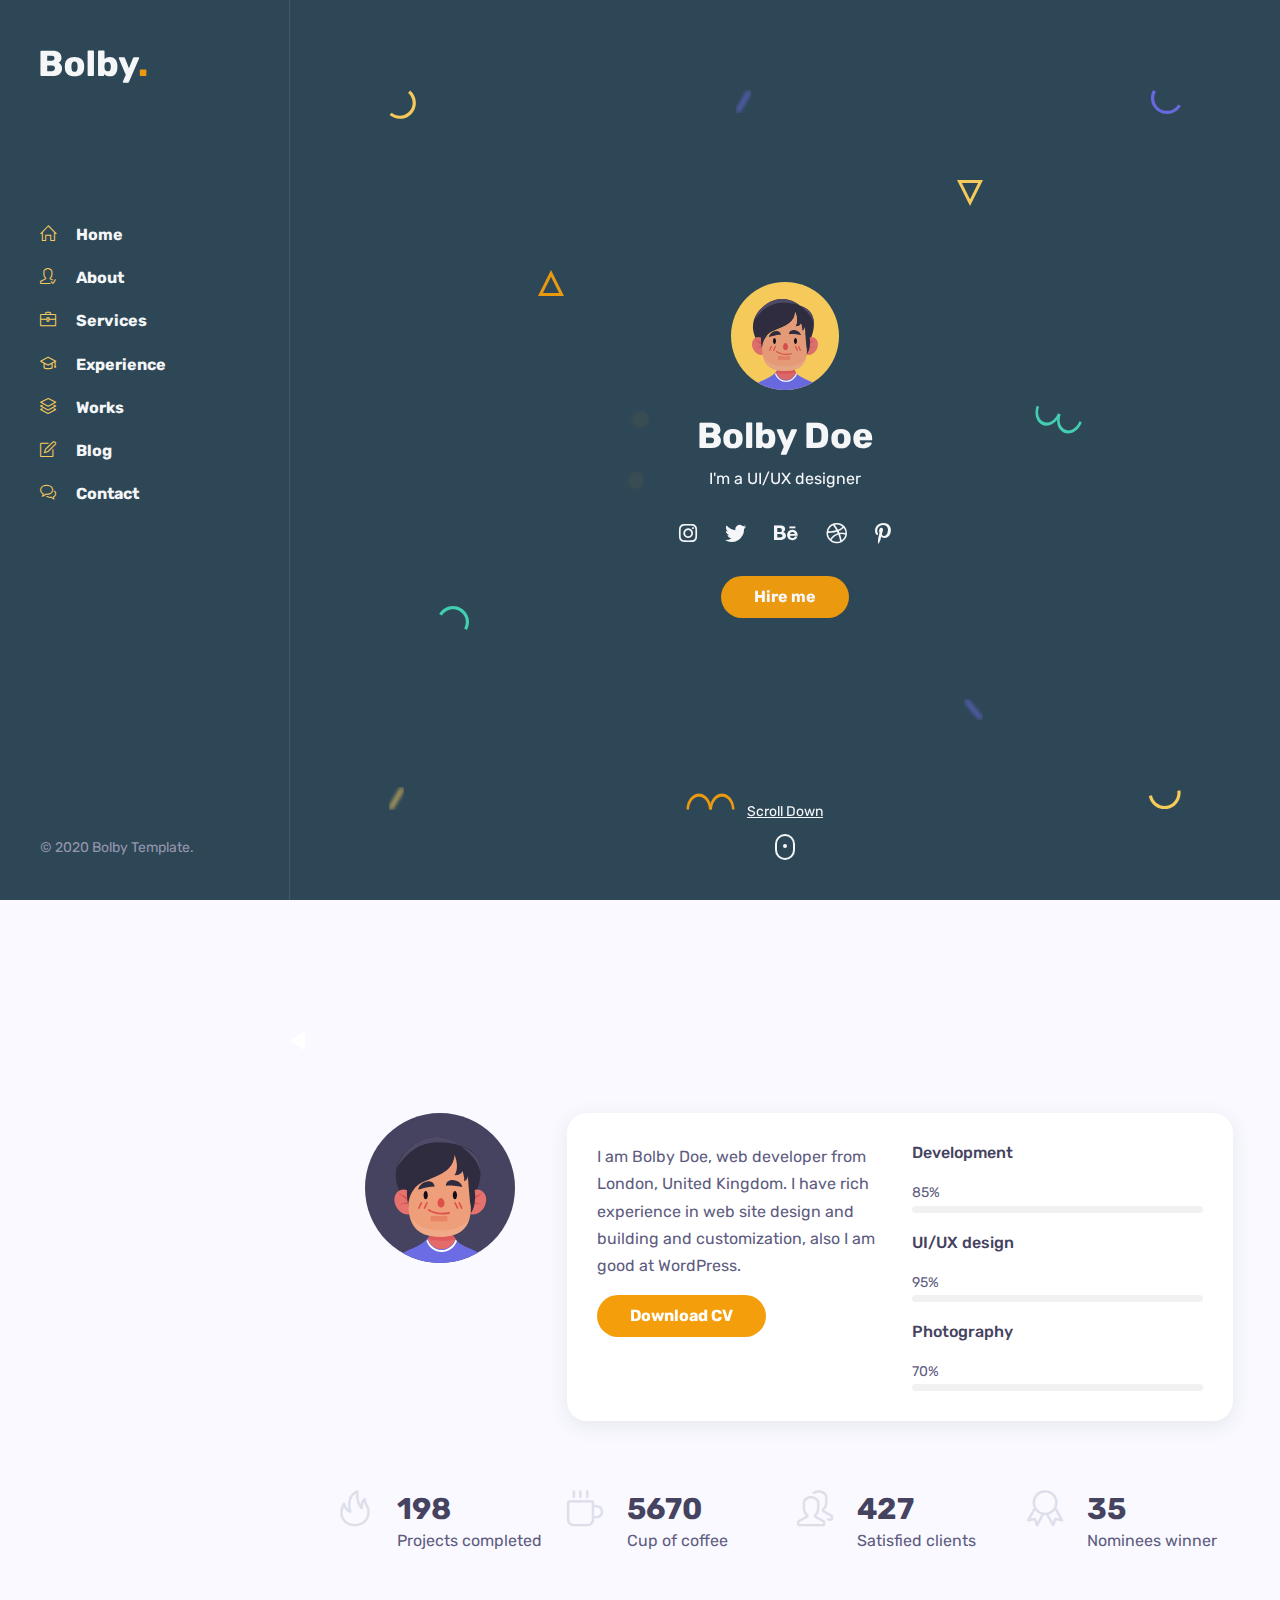
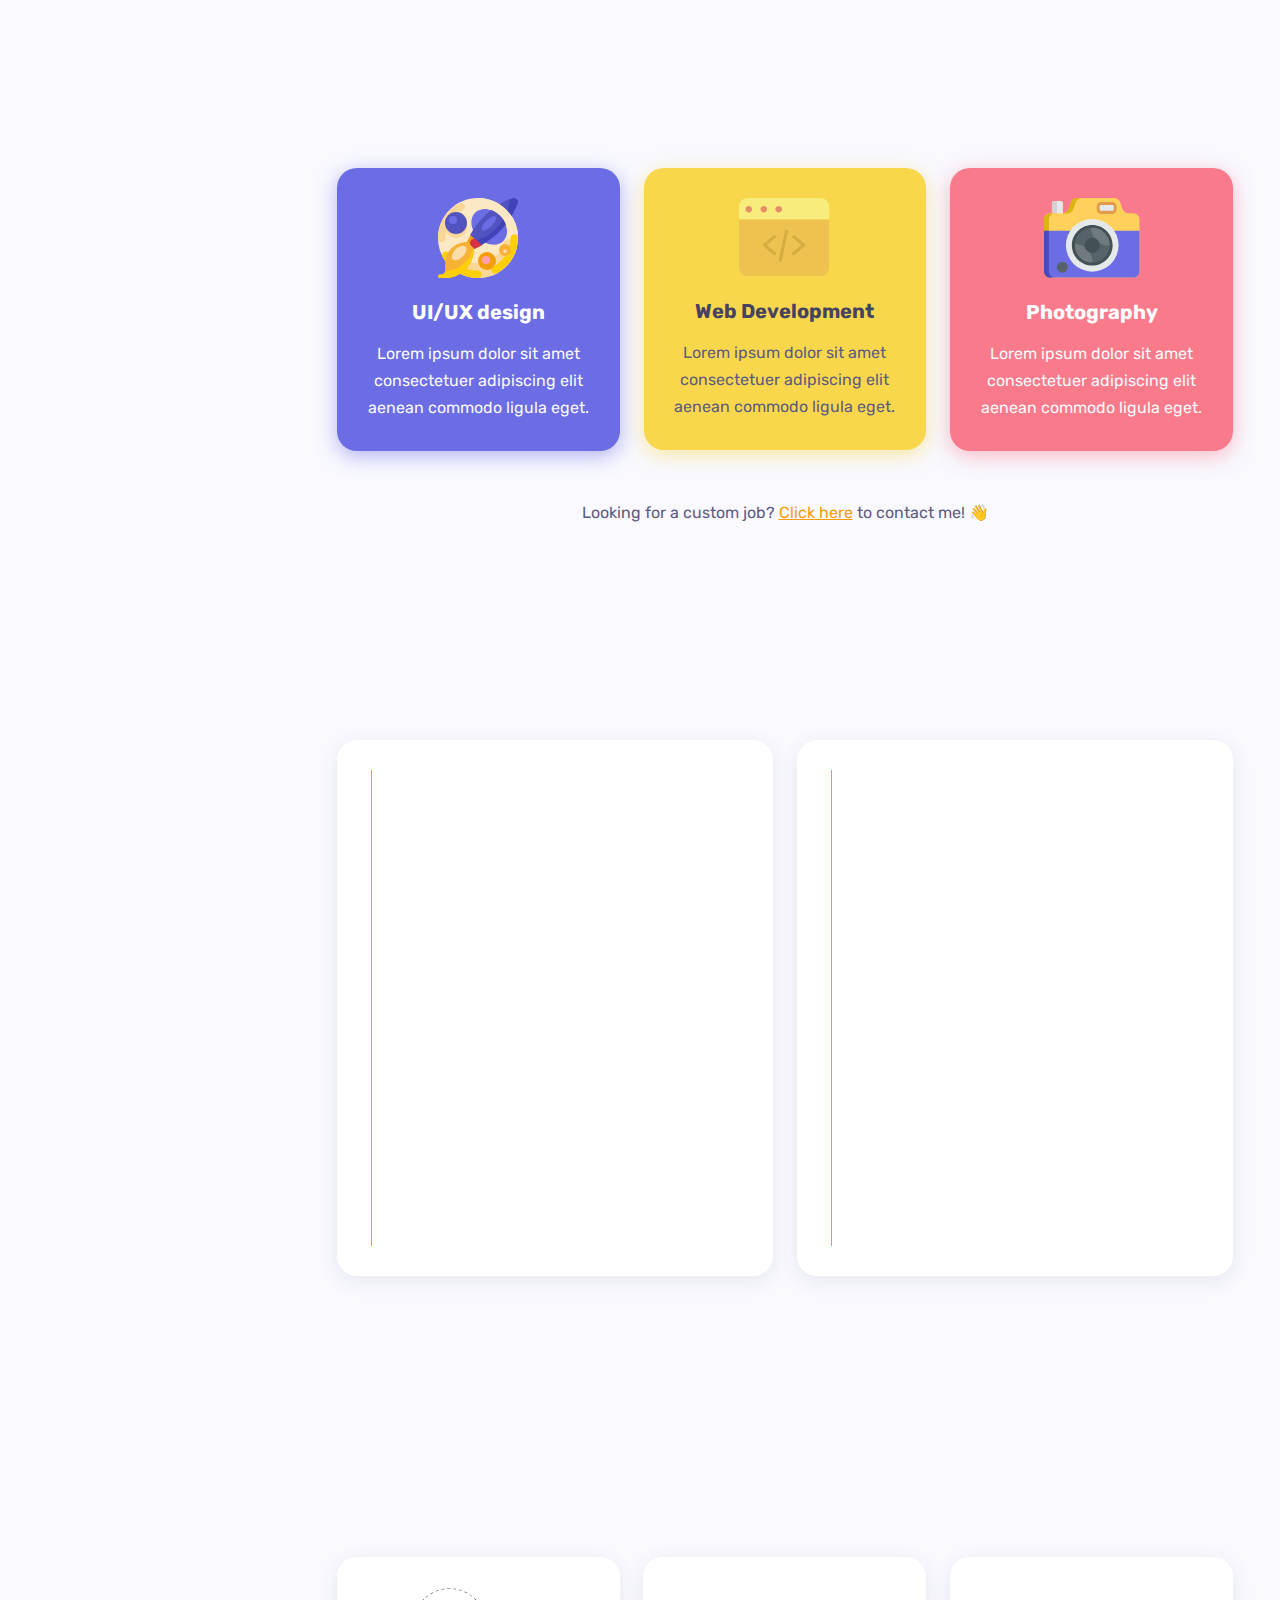
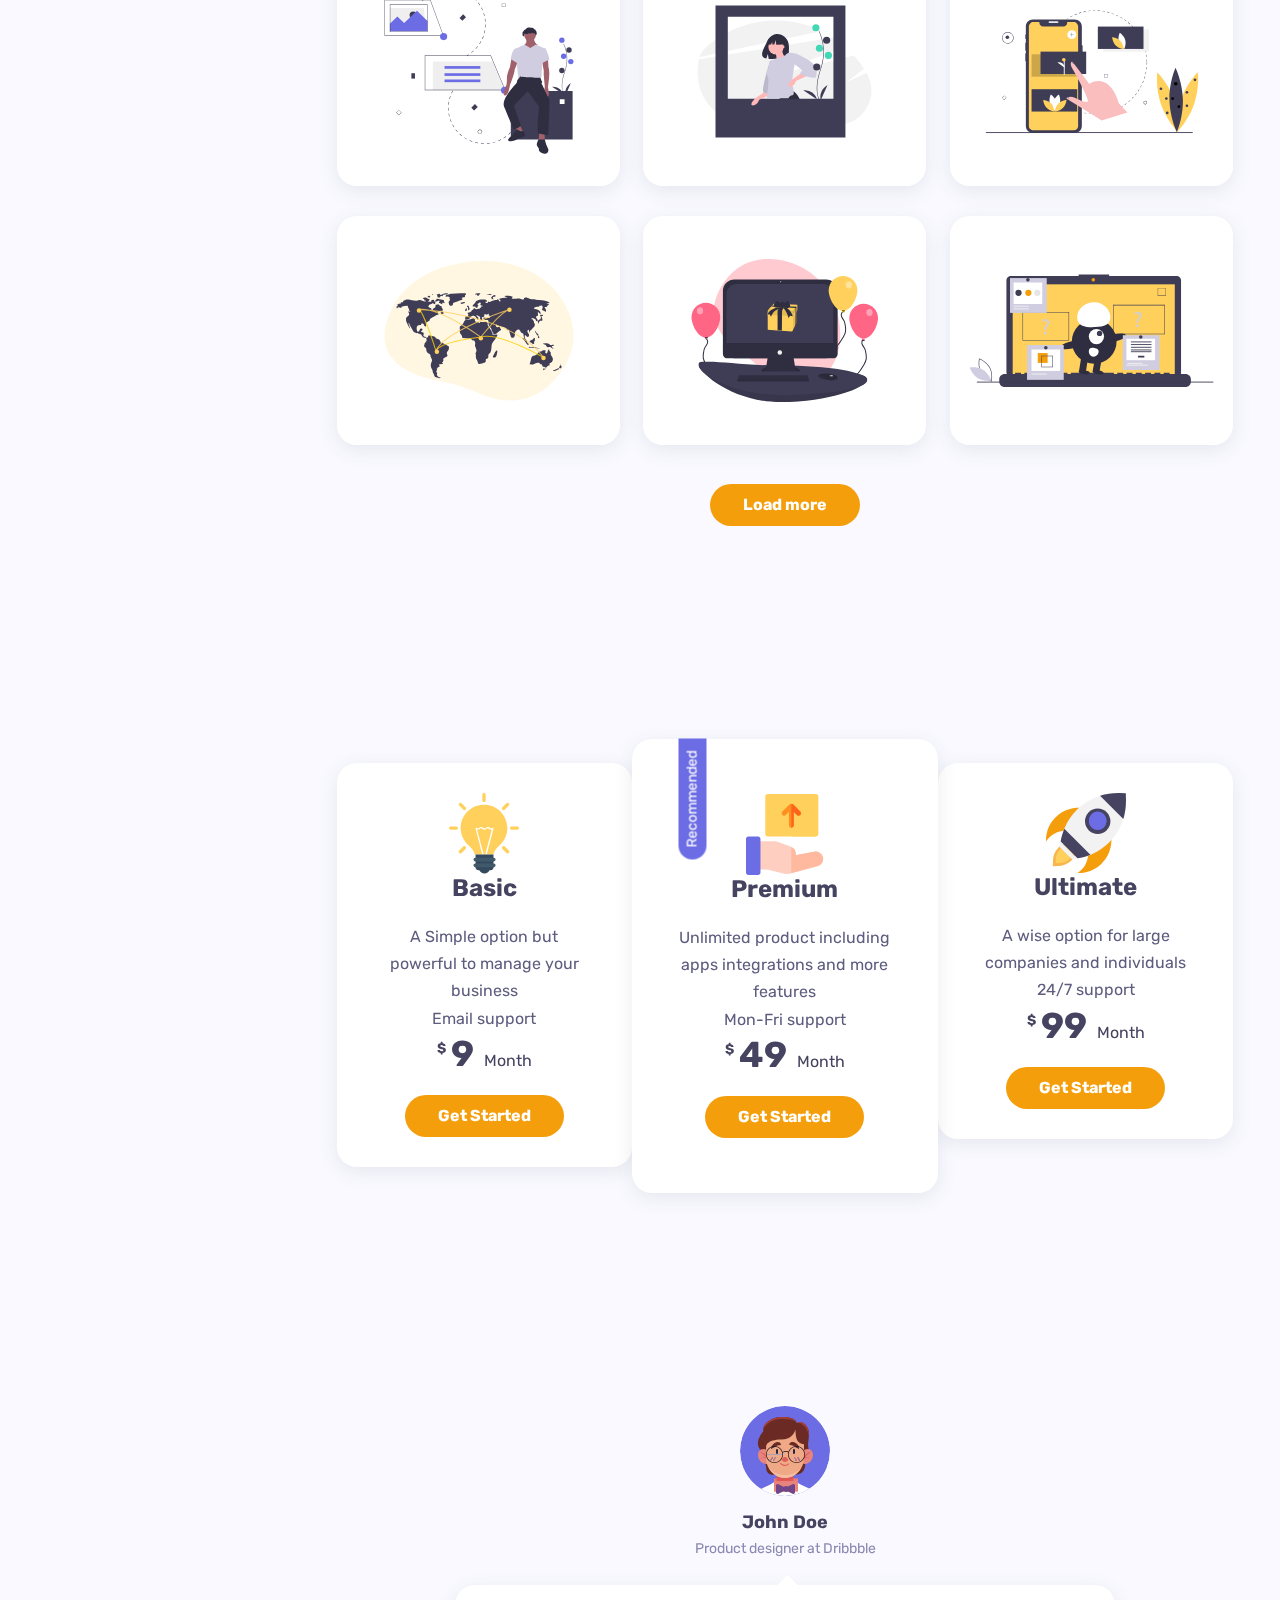
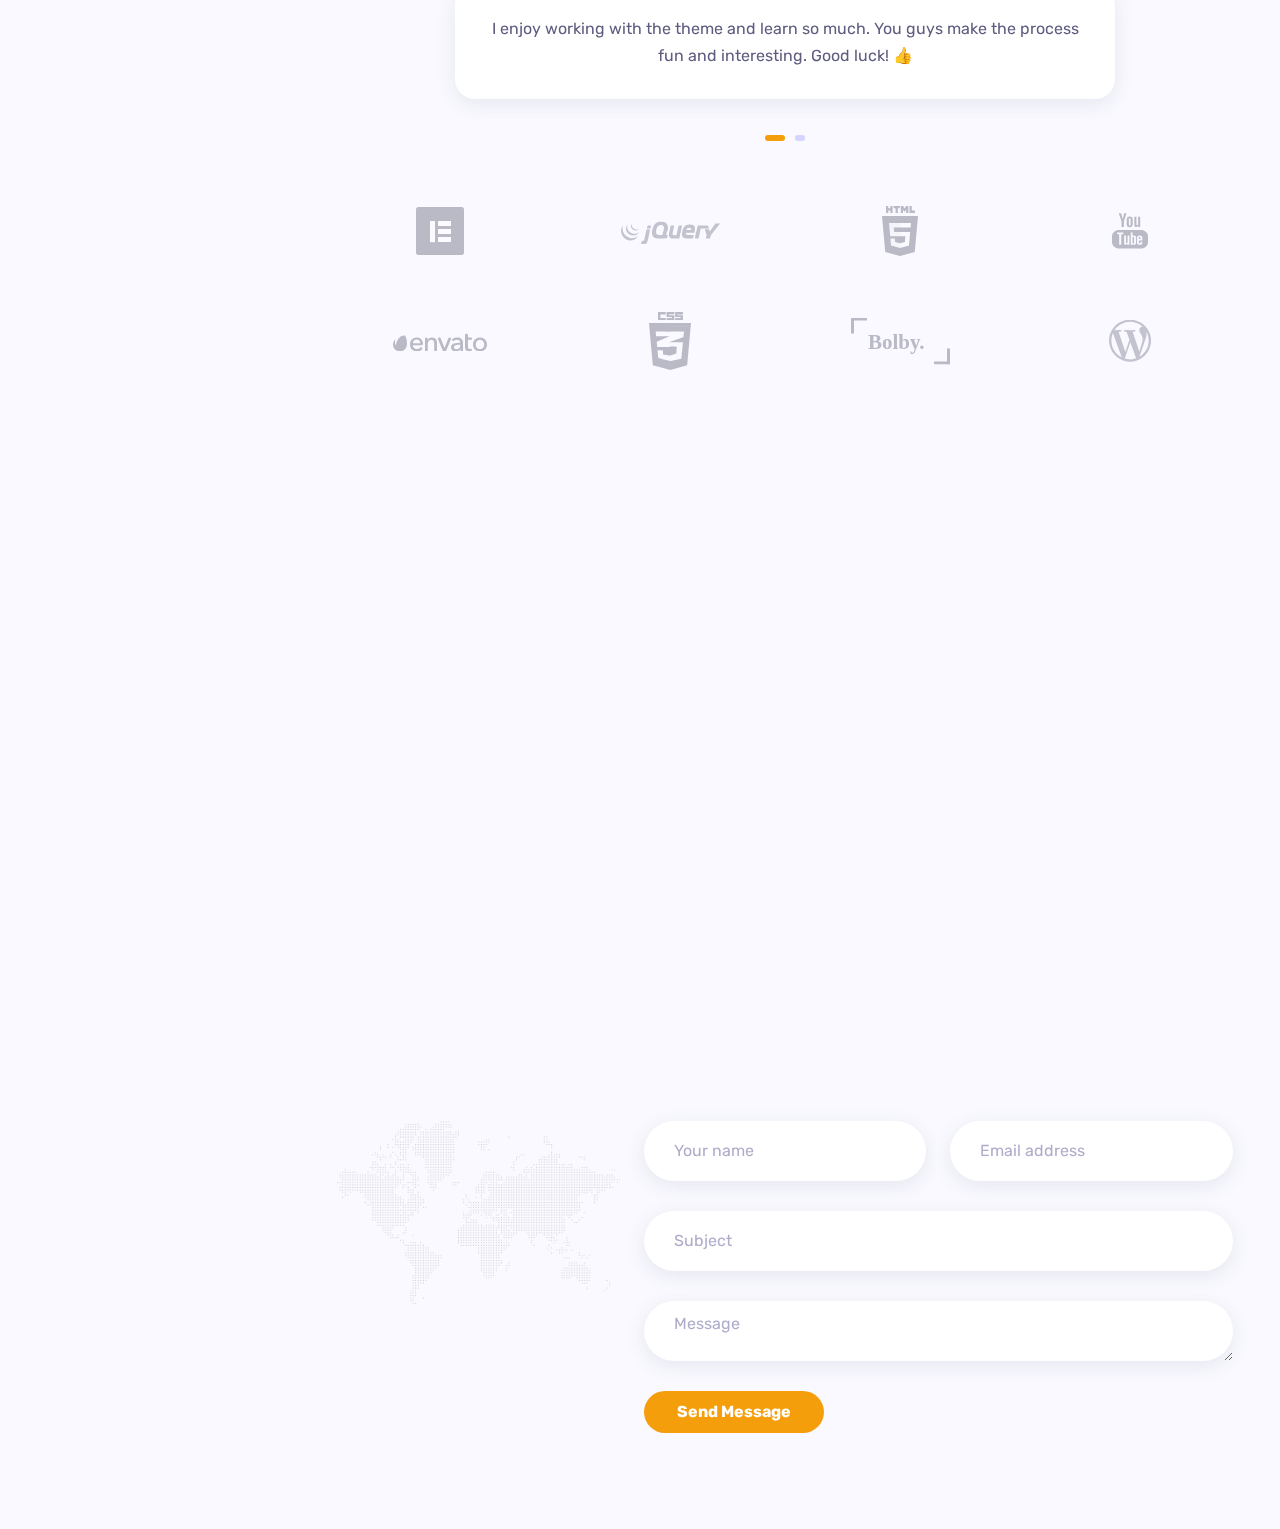
<file: index.html>
<!DOCTYPE html>
<html lang="en-US">
    <head>
        <meta http-equiv="Content-Type" content="text/html; charset=UTF-8" />
        <title>Bolby - Portfolio/CV/Resume HTML Template</title>
        <meta name="description" content="Bolby - Portfolio/CV/Resume HTML Template" />
        <meta name="viewport" content="width=device-width, initial-scale=1, maximum-scale=1" />
        <link rel="shortcut icon" type="image/x-icon" href="images/favicon.png" />

        <!-- STYLESHEETS -->
        <link rel="stylesheet" href="css/bootstrap.min.css" type="text/css" media="all" />
        <link rel="stylesheet" href="css/all.min.css" type="text/css" media="all" />
        <link rel="stylesheet" href="css/simple-line-icons.css" type="text/css" media="all" />
        <link rel="stylesheet" href="css/slick.css" type="text/css" media="all" />
        <link rel="stylesheet" href="css/animate.css" type="text/css" media="all" />
        <link rel="stylesheet" href="css/magnific-popup.css" type="text/css" media="all" />
        <link rel="stylesheet" href="css/style.css" type="text/css" media="all" />

        <!--[if lt IE 9]>
            <script src="https://oss.maxcdn.com/html5shiv/3.7.2/html5shiv.min.js"></script>
            <script src="https://oss.maxcdn.com/respond/1.4.2/respond.min.js"></script>
        <![endif]-->
    </head>

    <body>
        <!-- Preloader -->
        <div id="preloader">
            <div class="outer">
                <!-- Google Chrome -->
                <div class="infinityChrome">
                    <div></div>
                    <div></div>
                    <div></div>
                </div>

                <!-- Safari and others -->
                <div class="infinity">
                    <div>
                        <span></span>
                    </div>
                    <div>
                        <span></span>
                    </div>
                    <div>
                        <span></span>
                    </div>
                </div>
                <!-- Stuff -->
                <svg xmlns="http://www.w3.org/2000/svg" version="1.1" class="goo-outer">
                    <defs>
                        <filter id="goo">
                            <feGaussianBlur in="SourceGraphic" stdDeviation="6" result="blur" />
                            <feColorMatrix
                                in="blur"
                                values="1 0 0 0 0  0 1 0 0 0  0 0 1 0 0  0 0 0 18 -7"
                                result="goo"
                            />
                            <feBlend in="SourceGraphic" in2="goo" />
                        </filter>
                    </defs>
                </svg>
            </div>
        </div>

        <!-- mobile header -->
        <header class="mobile-header-1">
            <div class="container">
                <!-- menu icon -->
                <div class="menu-icon d-inline-flex me-4">
                    <button>
                        <span></span>
                    </button>
                </div>
                <!-- logo image -->
                <div class="site-logo">
                    <a href="index.html">
                        <img src="images/logo.svg" alt="Bolby" />
                    </a>
                </div>
            </div>
        </header>

        <!-- desktop header -->
        <header class="desktop-header-1 d-flex align-items-start flex-column">
            <!-- logo image -->
            <div class="site-logo">
                <a href="index.html">
                    <img src="images/logo.svg" alt="Bolby" />
                </a>
            </div>

            <!-- main menu -->
            <nav>
                <ul class="vertical-menu scrollspy">
                    <li class="active">
                        <a href="#home"><i class="icon-home"></i>Home</a>
                    </li>
                    <li>
                        <a href="#about"><i class="icon-user-following"></i>About</a>
                    </li>
                    <li>
                        <a href="#services"><i class="icon-briefcase"></i>Services</a>
                    </li>
                    <li>
                        <a href="#experience"><i class="icon-graduation"></i>Experience</a>
                    </li>
                    <li>
                        <a href="#works"><i class="icon-layers"></i>Works</a>
                    </li>
                    <li>
                        <a href="#blog"><i class="icon-note"></i>Blog</a>
                    </li>
                    <li>
                        <a href="#contact"><i class="icon-bubbles"></i>Contact</a>
                    </li>
                </ul>
            </nav>

            <!-- site footer -->
            <div class="footer">
                <!-- copyright text -->
                <span class="copyright">© 2020 Bolby Template.</span>
            </div>
        </header>

        <!-- main layout -->
        <main class="content">
            <!-- section home -->
            <section id="home" class="home d-flex align-items-center">
                <div class="container">
                    <!-- intro -->
                    <div class="intro">
                        <!-- avatar image -->
                        <img src="images/avatar-1.svg" alt="Bolby" class="mb-4" />

                        <!-- info -->
                        <h1 class="mb-2 mt-0">Bolby Doe</h1>
                        <span
                            >I'm a
                            <span class="text-rotating"
                                >UI/UX designer, Front-End developer, Photography lover</span
                            ></span
                        >

                        <!-- social icons -->
                        <ul class="social-icons light list-inline mb-0 mt-4">
                            <li class="list-inline-item">
                                <a href="#"><i class="fab fa-instagram"></i></a>
                            </li>
                            <li class="list-inline-item">
                                <a href="#"><i class="fab fa-twitter"></i></a>
                            </li>
                            <li class="list-inline-item">
                                <a href="#"><i class="fab fa-behance"></i></a>
                            </li>
                            <li class="list-inline-item">
                                <a href="#"><i class="fab fa-dribbble"></i></a>
                            </li>
                            <li class="list-inline-item">
                                <a href="#"><i class="fab fa-pinterest-p"></i></a>
                            </li>
                        </ul>

                        <!-- buttons -->
                        <div class="mt-4">
                            <a href="#contact" class="btn btn-default">Hire me</a>
                        </div>
                    </div>

                    <!-- scroll down mouse wheel -->
                    <div class="scroll-down">
                        <a href="#about" class="mouse-wrapper">
                            <span>Scroll Down</span>
                            <span class="mouse">
                                <span class="wheel"></span>
                            </span>
                        </a>
                    </div>

                    <!-- parallax layers -->
                    <div class="parallax" data-relative-input="true">
                        <svg
                            width="27"
                            height="29"
                            data-depth="0.3"
                            class="layer p1"
                            xmlns="http://www.w3.org/2000/svg"
                        >
                            <path
                                d="M21.15625.60099c4.37954 3.67487 6.46544 9.40612 5.47254 15.03526-.9929 5.62915-4.91339 10.30141-10.2846 12.25672-5.37122 1.9553-11.3776.89631-15.75715-2.77856l2.05692-2.45134c3.50315 2.93948 8.3087 3.78663 12.60572 2.22284 4.297-1.5638 7.43381-5.30209 8.22768-9.80537.79387-4.50328-.8749-9.08872-4.37803-12.02821L21.15625.60099z"
                                fill="#FFD15C"
                                fill-rule="evenodd"
                            />
                        </svg>

                        <svg
                            width="26"
                            height="26"
                            data-depth="0.2"
                            class="layer p2"
                            xmlns="http://www.w3.org/2000/svg"
                        >
                            <path
                                d="M13 3.3541L2.42705 24.5h21.1459L13 3.3541z"
                                stroke="#f59e0b"
                                stroke-width="3"
                                fill="none"
                                fill-rule="evenodd"
                            />
                        </svg>

                        <svg
                            width="30"
                            height="25"
                            data-depth="0.3"
                            class="layer p3"
                            xmlns="http://www.w3.org/2000/svg"
                        >
                            <path
                                d="M.1436 8.9282C3.00213 3.97706 8.2841.92763 14.00013.92796c5.71605.00032 10.9981 3.04992 13.85641 8 2.8583 4.95007 2.8584 11.0491-.00014 16.00024l-2.77128-1.6c2.28651-3.96036 2.28631-8.84002.00011-12.8002-2.2862-3.96017-6.5124-6.40017-11.08513-6.4-4.57271.00018-8.79872 2.43984-11.08524 6.4002l-2.77128-1.6z"
                                fill="#44D7B6"
                                fill-rule="evenodd"
                            />
                        </svg>

                        <svg
                            width="15"
                            height="23"
                            data-depth="0.6"
                            class="layer p4"
                            xmlns="http://www.w3.org/2000/svg"
                        >
                            <rect
                                transform="rotate(30 9.86603 10.13397)"
                                x="7"
                                width="3"
                                height="25"
                                rx="1.5"
                                fill="#FFD15C"
                                fill-rule="evenodd"
                            />
                        </svg>

                        <svg
                            width="15"
                            height="23"
                            data-depth="0.2"
                            class="layer p5"
                            xmlns="http://www.w3.org/2000/svg"
                        >
                            <rect
                                transform="rotate(30 9.86603 10.13397)"
                                x="7"
                                width="3"
                                height="25"
                                rx="1.5"
                                fill="#6C6CE5"
                                fill-rule="evenodd"
                            />
                        </svg>

                        <svg
                            width="49"
                            height="17"
                            data-depth="0.5"
                            class="layer p6"
                            xmlns="http://www.w3.org/2000/svg"
                        >
                            <g fill="#f59e0b" fill-rule="evenodd">
                                <path
                                    d="M.5 16.5c0-5.71709 2.3825-10.99895 6.25-13.8567 3.8675-2.85774 8.6325-2.85774 12.5 0C23.1175 5.50106 25.5 10.78292 25.5 16.5H23c0-4.57303-1.90625-8.79884-5-11.08535-3.09375-2.28652-6.90625-2.28652-10 0C4.90625 7.70116 3 11.92697 3 16.5H.5z"
                                />
                                <path
                                    d="M23.5 16.5c0-5.71709 2.3825-10.99895 6.25-13.8567 3.8675-2.85774 8.6325-2.85774 12.5 0C46.1175 5.50106 48.5 10.78292 48.5 16.5H46c0-4.57303-1.90625-8.79884-5-11.08535-3.09375-2.28652-6.90625-2.28652-10 0-3.09375 2.28651-5 6.51232-5 11.08535h-2.5z"
                                />
                            </g>
                        </svg>

                        <svg
                            width="26"
                            height="26"
                            data-depth="0.4"
                            class="layer p7"
                            xmlns="http://www.w3.org/2000/svg"
                        >
                            <path
                                d="M13 22.6459L2.42705 1.5h21.1459L13 22.6459z"
                                stroke="#FFD15C"
                                stroke-width="3"
                                fill="none"
                                fill-rule="evenodd"
                            />
                        </svg>

                        <svg
                            width="19"
                            height="21"
                            data-depth="0.3"
                            class="layer p8"
                            xmlns="http://www.w3.org/2000/svg"
                        >
                            <rect
                                transform="rotate(-40 6.25252 10.12626)"
                                x="7"
                                width="3"
                                height="25"
                                rx="1.5"
                                fill="#6C6CE5"
                                fill-rule="evenodd"
                            />
                        </svg>

                        <svg
                            width="30"
                            height="25"
                            data-depth="0.3"
                            data-depth-y="-1.30"
                            class="layer p9"
                            xmlns="http://www.w3.org/2000/svg"
                        >
                            <path
                                d="M29.8564 16.0718c-2.85854 4.95114-8.1405 8.00057-13.85654 8.00024-5.71605-.00032-10.9981-3.04992-13.85641-8-2.8583-4.95007-2.8584-11.0491.00014-16.00024l2.77128 1.6c-2.28651 3.96036-2.28631 8.84002-.00011 12.8002 2.2862 3.96017 6.5124 6.40017 11.08513 6.4 4.57271-.00018 8.79872-2.43984 11.08524-6.4002l2.77128 1.6z"
                                fill="#6C6CE5"
                                fill-rule="evenodd"
                            />
                        </svg>

                        <svg
                            width="47"
                            height="29"
                            data-depth="0.2"
                            class="layer p10"
                            xmlns="http://www.w3.org/2000/svg"
                        >
                            <g fill="#44D7B6" fill-rule="evenodd">
                                <path
                                    d="M46.78878 17.19094c-1.95535 5.3723-6.00068 9.52077-10.61234 10.8834-4.61167 1.36265-9.0893-.26708-11.74616-4.27524-2.65686-4.00817-3.08917-9.78636-1.13381-15.15866l2.34923.85505c-1.56407 4.29724-1.2181 8.92018.90705 12.12693 2.12514 3.20674 5.70772 4.5107 9.39692 3.4202 3.68921-1.0905 6.92581-4.40949 8.48988-8.70673l2.34923.85505z"
                                />
                                <path
                                    d="M25.17585 9.32448c-1.95535 5.3723-6.00068 9.52077-10.61234 10.8834-4.61167 1.36264-9.0893-.26708-11.74616-4.27525C.16049 11.92447-.27182 6.14628 1.68354.77398l2.34923.85505c-1.56407 4.29724-1.2181 8.92018.90705 12.12692 2.12514 3.20675 5.70772 4.5107 9.39692 3.4202 3.68921-1.0905 6.92581-4.40948 8.48988-8.70672l2.34923.85505z"
                                />
                            </g>
                        </svg>

                        <svg
                            width="33"
                            height="20"
                            data-depth="0.5"
                            class="layer p11"
                            xmlns="http://www.w3.org/2000/svg"
                        >
                            <path
                                d="M32.36774.34317c.99276 5.63023-1.09332 11.3614-5.47227 15.03536-4.37895 3.67396-10.3855 4.73307-15.75693 2.77837C5.76711 16.2022 1.84665 11.53014.8539 5.8999l3.15139-.55567c.7941 4.50356 3.93083 8.24147 8.22772 9.8056 4.29688 1.56413 9.10275.71673 12.60554-2.2227C28.34133 9.98771 30.01045 5.4024 29.21635.89884l3.15139-.55567z"
                                fill="#FFD15C"
                                fill-rule="evenodd"
                            />
                        </svg>
                    </div>
                </div>
            </section>

            <!-- section about -->
            <section id="about">
                <div class="container">
                    <!-- section title -->
                    <h2 class="section-title wow fadeInUp">About Me</h2>

                    <div class="spacer" data-height="60"></div>

                    <div class="row">
                        <div class="col-md-3">
                            <div class="text-center text-md-left">
                                <!-- avatar image -->
                                <img src="images/avatar-2.svg" alt="Bolby" />
                            </div>
                            <div class="spacer d-md-none d-lg-none" data-height="30"></div>
                        </div>

                        <div class="col-md-9 triangle-left-md triangle-top-sm">
                            <div class="rounded bg-white shadow-dark padding-30">
                                <div class="row">
                                    <div class="col-md-6">
                                        <!-- about text -->
                                        <p>
                                            I am Bolby Doe, web developer from London, United Kingdom. I have rich
                                            experience in web site design and building and customization, also I am good
                                            at WordPress.
                                        </p>
                                        <div class="mt-3">
                                            <a href="#" class="btn btn-default">Download CV</a>
                                        </div>
                                        <div class="spacer d-md-none d-lg-none" data-height="30"></div>
                                    </div>
                                    <div class="col-md-6">
                                        <!-- skill item -->
                                        <div class="skill-item">
                                            <div class="skill-info clearfix">
                                                <h4 class="float-left mb-3 mt-0">Development</h4>
                                                <span class="float-right">85%</span>
                                            </div>
                                            <div class="progress">
                                                <div
                                                    class="progress-bar data-background"
                                                    role="progressbar"
                                                    aria-valuemin="0"
                                                    aria-valuemax="100"
                                                    aria-valuenow="85"
                                                    data-color="#FFD15C"
                                                ></div>
                                            </div>
                                            <div class="spacer" data-height="20"></div>
                                        </div>

                                        <!-- skill item -->
                                        <div class="skill-item">
                                            <div class="skill-info clearfix">
                                                <h4 class="float-left mb-3 mt-0">UI/UX design</h4>
                                                <span class="float-right">95%</span>
                                            </div>
                                            <div class="progress">
                                                <div
                                                    class="progress-bar data-background"
                                                    role="progressbar"
                                                    aria-valuemin="0"
                                                    aria-valuemax="100"
                                                    aria-valuenow="95"
                                                    data-color="#f59e0b"
                                                ></div>
                                            </div>
                                            <div class="spacer" data-height="20"></div>
                                        </div>

                                        <!-- skill item -->
                                        <div class="skill-item">
                                            <div class="skill-info clearfix">
                                                <h4 class="float-left mb-3 mt-0">Photography</h4>
                                                <span class="float-right">70%</span>
                                            </div>
                                            <div class="progress">
                                                <div
                                                    class="progress-bar data-background"
                                                    role="progressbar"
                                                    aria-valuemin="0"
                                                    aria-valuemax="100"
                                                    aria-valuenow="70"
                                                    data-color="#6C6CE5"
                                                ></div>
                                            </div>
                                        </div>
                                    </div>
                                </div>
                            </div>
                        </div>
                    </div>
                    <!-- row end -->

                    <div class="spacer" data-height="70"></div>

                    <div class="row">
                        <div class="col-md-3 col-sm-6">
                            <!-- fact item -->
                            <div class="fact-item">
                                <span class="icon icon-fire"></span>
                                <div class="details">
                                    <h3 class="mb-0 mt-0 number"><em class="count">198</em></h3>
                                    <p class="mb-0">Projects completed</p>
                                </div>
                            </div>
                            <div class="spacer d-md-none d-lg-none" data-height="30"></div>
                        </div>

                        <div class="col-md-3 col-sm-6">
                            <!-- fact item -->
                            <div class="fact-item">
                                <span class="icon icon-cup"></span>
                                <div class="details">
                                    <h3 class="mb-0 mt-0 number"><em class="count">5670</em></h3>
                                    <p class="mb-0">Cup of coffee</p>
                                </div>
                            </div>
                            <div class="spacer d-md-none d-lg-none" data-height="30"></div>
                        </div>

                        <div class="col-md-3 col-sm-6">
                            <!-- fact item -->
                            <div class="fact-item">
                                <span class="icon icon-people"></span>
                                <div class="details">
                                    <h3 class="mb-0 mt-0 number"><em class="count">427</em></h3>
                                    <p class="mb-0">Satisfied clients</p>
                                </div>
                            </div>
                            <div class="spacer d-md-none d-lg-none" data-height="30"></div>
                        </div>

                        <div class="col-md-3 col-sm-6">
                            <!-- fact item -->
                            <div class="fact-item">
                                <span class="icon icon-badge"></span>
                                <div class="details">
                                    <h3 class="mb-0 mt-0 number"><em class="count">35</em></h3>
                                    <p class="mb-0">Nominees winner</p>
                                </div>
                            </div>
                        </div>
                    </div>
                </div>
            </section>

            <!-- section services -->
            <section id="services">
                <div class="container">
                    <!-- section title -->
                    <h2 class="section-title wow fadeInUp">Services</h2>

                    <div class="spacer" data-height="60"></div>

                    <div class="row">
                        <div class="col-md-4">
                            <!-- service box -->
                            <div
                                class="service-box rounded data-background padding-30 text-center text-light shadow-blue"
                                data-color="#6C6CE5"
                            >
                                <img src="images/service-1.svg" alt="UI/UX design" />
                                <h3 class="mb-3 mt-0">UI/UX design</h3>
                                <p class="mb-0">
                                    Lorem ipsum dolor sit amet consectetuer adipiscing elit aenean commodo ligula eget.
                                </p>
                            </div>
                            <div class="spacer d-md-none d-lg-none" data-height="30"></div>
                        </div>

                        <div class="col-md-4">
                            <!-- service box -->
                            <div
                                class="service-box rounded data-background padding-30 text-center shadow-yellow"
                                data-color="#F9D74C"
                            >
                                <img src="images/service-2.svg" alt="UI/UX design" />
                                <h3 class="mb-3 mt-0">Web Development</h3>
                                <p class="mb-0">
                                    Lorem ipsum dolor sit amet consectetuer adipiscing elit aenean commodo ligula eget.
                                </p>
                            </div>
                            <div class="spacer d-md-none d-lg-none" data-height="30"></div>
                        </div>

                        <div class="col-md-4">
                            <!-- service box -->
                            <div
                                class="service-box rounded data-background padding-30 text-center text-light shadow-pink"
                                data-color="#F97B8B"
                            >
                                <img src="images/service-3.svg" alt="UI/UX design" />
                                <h3 class="mb-3 mt-0">Photography</h3>
                                <p class="mb-0">
                                    Lorem ipsum dolor sit amet consectetuer adipiscing elit aenean commodo ligula eget.
                                </p>
                            </div>
                        </div>
                    </div>

                    <div class="mt-5 text-center">
                        <p class="mb-0">
                            Looking for a custom job? <a href="#contact">Click here</a> to contact me! 👋
                        </p>
                    </div>
                </div>
            </section>

            <!-- section experience -->
            <section id="experience">
                <div class="container">
                    <!-- section title -->
                    <h2 class="section-title wow fadeInUp">Experience</h2>

                    <div class="spacer" data-height="60"></div>

                    <div class="row">
                        <div class="col-md-6">
                            <!-- timeline wrapper -->
                            <div class="timeline edu bg-white rounded shadow-dark padding-30 overflow-hidden">
                                <!-- timeline item -->
                                <div class="timeline-container wow fadeInUp">
                                    <div class="content">
                                        <span class="time">2019 - Present</span>
                                        <h3 class="title">Academic Degree</h3>
                                        <p>
                                            Lorem ipsum dolor sit amet quo ei simul congue exerci ad nec admodum
                                            perfecto.
                                        </p>
                                    </div>
                                </div>

                                <!-- timeline item -->
                                <div class="timeline-container wow fadeInUp" data-wow-delay="0.2s">
                                    <div class="content">
                                        <span class="time">2017 - 2013</span>
                                        <h3 class="title">Bachelor’s Degree</h3>
                                        <p>
                                            Lorem ipsum dolor sit amet quo ei simul congue exerci ad nec admodum
                                            perfecto.
                                        </p>
                                    </div>
                                </div>

                                <!-- timeline item -->
                                <div class="timeline-container wow fadeInUp" data-wow-delay="0.4s">
                                    <div class="content">
                                        <span class="time">2013 - 2009</span>
                                        <h3 class="title">Honours Degree</h3>
                                        <p>
                                            Lorem ipsum dolor sit amet quo ei simul congue exerci ad nec admodum
                                            perfecto.
                                        </p>
                                    </div>
                                </div>

                                <!-- main line -->
                                <span class="line"></span>
                            </div>
                        </div>

                        <div class="col-md-6">
                            <!-- responsive spacer -->
                            <div class="spacer d-md-none d-lg-none" data-height="30"></div>

                            <!-- timeline wrapper -->
                            <div class="timeline exp bg-white rounded shadow-dark padding-30 overflow-hidden">
                                <!-- timeline item -->
                                <div class="timeline-container wow fadeInUp">
                                    <div class="content">
                                        <span class="time">2019 - Present</span>
                                        <h3 class="title">Web Designer</h3>
                                        <p>
                                            Lorem ipsum dolor sit amet quo ei simul congue exerci ad nec admodum
                                            perfecto.
                                        </p>
                                    </div>
                                </div>

                                <!-- timeline item -->
                                <div class="timeline-container wow fadeInUp" data-wow-delay="0.2s">
                                    <div class="content">
                                        <span class="time">2017 - 2013</span>
                                        <h3 class="title">Front-End Developer</h3>
                                        <p>
                                            Lorem ipsum dolor sit amet quo ei simul congue exerci ad nec admodum
                                            perfecto.
                                        </p>
                                    </div>
                                </div>

                                <!-- timeline item -->
                                <div class="timeline-container wow fadeInUp" data-wow-delay="0.4s">
                                    <div class="content">
                                        <span class="time">2013 - 2009</span>
                                        <h3 class="title">Back-End Developer</h3>
                                        <p>
                                            Lorem ipsum dolor sit amet quo ei simul congue exerci ad nec admodum
                                            perfecto.
                                        </p>
                                    </div>
                                </div>

                                <!-- main line -->
                                <span class="line"></span>
                            </div>
                        </div>
                    </div>
                </div>
            </section>

            <!-- section works -->
            <section id="works">
                <div class="container">
                    <!-- section title -->
                    <h2 class="section-title wow fadeInUp">Recent works</h2>

                    <div class="spacer" data-height="60"></div>

                    <!-- portfolio filter (desktop) -->
                    <ul class="portfolio-filter list-inline wow fadeInUp">
                        <li class="current list-inline-item" data-filter="*">Everything</li>
                        <li class="list-inline-item" data-filter=".creative">Creative</li>
                        <li class="list-inline-item" data-filter=".art">Art</li>
                        <li class="list-inline-item" data-filter=".design">Design</li>
                        <li class="list-inline-item" data-filter=".branding">Branding</li>
                    </ul>

                    <!-- portfolio filter (mobile) -->
                    <div class="pf-filter-wrapper">
                        <select class="portfolio-filter-mobile">
                            <option value="*">Everything</option>
                            <option value=".creative">Creative</option>
                            <option value=".art">Art</option>
                            <option value=".design">Design</option>
                            <option value=".branding">Branding</option>
                        </select>
                    </div>

                    <!-- portolio wrapper -->
                    <div class="row portfolio-wrapper">
                        <!-- portfolio item -->
                        <div class="col-md-4 col-sm-6 grid-item art">
                            <a href="images/works/1.svg" class="work-image">
                                <div class="portfolio-item rounded shadow-dark">
                                    <div class="details">
                                        <span class="term">Art</span>
                                        <h4 class="title">Project Managment Illustration</h4>
                                        <span class="more-button"><i class="icon-magnifier-add"></i></span>
                                    </div>
                                    <div class="thumb">
                                        <img src="images/works/1.svg" alt="Portfolio-title" />
                                        <div class="mask"></div>
                                    </div>
                                </div>
                            </a>
                        </div>

                        <!-- portfolio item -->
                        <div class="col-md-4 col-sm-6 grid-item creative design">
                            <a href="#small-dialog" class="work-content">
                                <div class="portfolio-item rounded shadow-dark">
                                    <div class="details">
                                        <span class="term">Creative</span>
                                        <h4 class="title">Guest App Walkthrough Screens</h4>
                                        <span class="more-button"><i class="icon-options"></i></span>
                                    </div>
                                    <div class="thumb">
                                        <img src="images/works/2.svg" alt="Portfolio-title" />
                                        <div class="mask"></div>
                                    </div>
                                </div>
                            </a>
                            <div id="small-dialog" class="white-popup zoom-anim-dialog mfp-hide">
                                <img src="images/single-work.svg" alt="Title" />
                                <h2>Guest App Walkthrough Screens</h2>
                                <p>
                                    Lorem ipsum dolor sit amet, consectetur adipiscing elit. Etiam hendrerit nibh in
                                    massa semper rutrum. In rhoncus eleifend mi id tempus.
                                </p>
                                <p>
                                    Donec consectetur, libero at pretium euismod, nisl felis lobortis urna, id tristique
                                    nisl lectus eget ligula.
                                </p>
                                <a href="#" class="btn btn-default">View on Dribbble</a>
                            </div>
                        </div>

                        <!-- portfolio item -->
                        <div class="col-md-4 col-sm-6 grid-item branding">
                            <a href="https://www.youtube.com/watch?v=qf9z4ulfmYw" class="work-video">
                                <div class="portfolio-item rounded shadow-dark">
                                    <div class="details">
                                        <span class="term">Branding</span>
                                        <h4 class="title">Delivery App Wireframe</h4>
                                        <span class="more-button"><i class="icon-camrecorder"></i></span>
                                    </div>
                                    <div class="thumb">
                                        <img src="images/works/3.svg" alt="Portfolio-title" />
                                        <div class="mask"></div>
                                    </div>
                                </div>
                            </a>
                        </div>

                        <!-- portfolio item -->
                        <div class="col-md-4 col-sm-6 grid-item creative">
                            <a
                                href="https://w.soundcloud.com/player/?url=https%3A//api.soundcloud.com/tracks/240233494&color=%23ff5500&auto_play=false&hide_related=false&show_comments=true&show_user=true&show_reposts=false&show_teaser=true&visual=true"
                                class="work-video"
                            >
                                <div class="portfolio-item rounded shadow-dark">
                                    <div class="details">
                                        <span class="term">Creative</span>
                                        <h4 class="title">Onboarding Motivation</h4>
                                        <span class="more-button"><i class="icon-music-tone-alt"></i></span>
                                    </div>
                                    <div class="thumb">
                                        <img src="images/works/4.svg" alt="Portfolio-title" />
                                        <div class="mask"></div>
                                    </div>
                                </div>
                            </a>
                        </div>

                        <!-- portfolio item -->
                        <div class="col-md-4 col-sm-6 grid-item art branding">
                            <a href="#gallery-1" class="gallery-link">
                                <div class="portfolio-item rounded shadow-dark">
                                    <div class="details">
                                        <span class="term">Art, Branding</span>
                                        <h4 class="title">iMac Mockup Design</h4>
                                        <span class="more-button"><i class="icon-picture"></i></span>
                                    </div>
                                    <div class="thumb">
                                        <img src="images/works/5.svg" alt="Portfolio-title" />
                                        <div class="mask"></div>
                                    </div>
                                </div>
                            </a>
                            <div id="gallery-1" class="gallery mfp-hide">
                                <a href="images/works/5.svg"></a>
                                <a href="images/works/4.svg"></a>
                            </div>
                        </div>

                        <!-- portfolio item -->
                        <div class="col-md-4 col-sm-6 grid-item creative design">
                            <a href="https://themeforest.net/user/pxlsolutions/portfolio" target="_blank">
                                <div class="portfolio-item rounded shadow-dark">
                                    <div class="details">
                                        <span class="term">Creative, Design</span>
                                        <h4 class="title">Game Store App Concept</h4>
                                        <span class="more-button"><i class="icon-link"></i></span>
                                    </div>
                                    <div class="thumb">
                                        <img src="images/works/6.svg" alt="Portfolio-title" />
                                        <div class="mask"></div>
                                    </div>
                                </div>
                            </a>
                        </div>
                    </div>

                    <!-- more button -->
                    <div class="load-more text-center mt-4">
                        <a href="javascript:" class="btn btn-default"><i class="fas fa-spinner"></i> Load more</a>
                        <!-- numbered pagination (hidden for infinite scroll) -->
                        <ul class="portfolio-pagination list-inline d-none">
                            <li class="list-inline-item">1</li>
                            <li class="list-inline-item"><a href="works-2.html">2</a></li>
                        </ul>
                    </div>
                </div>
            </section>

            <!-- section prices -->
            <section id="prices">
                <div class="container">
                    <!-- section title -->
                    <h2 class="section-title wow fadeIn">Pricing Plans</h2>

                    <div class="spacer" data-height="60"></div>

                    <div class="row">
                        <div class="col-md-4 pe-md-0 mt-md-4 mt-0">
                            <!-- price item -->
                            <div class="price-item bg-white rounded shadow-dark text-center">
                                <img src="images/price-1.svg" alt="Regular" />
                                <h2 class="plan">Basic</h2>
                                <p>A Simple option but powerful to manage your business</p>
                                <p>Email support</p>
                                <h3 class="price"><em>$</em>9<span>Month</span></h3>
                                <a href="#" class="btn btn-default">Get Started</a>
                            </div>
                        </div>

                        <div class="col-md-4 px-md-0 my-4 my-md-0">
                            <!-- price item recommended-->
                            <div class="price-item bg-white rounded shadow-dark text-center best">
                                <span class="badge">Recommended</span>
                                <img src="images/price-2.svg" alt="Premium" />
                                <h2 class="plan">Premium</h2>
                                <p>Unlimited product including apps integrations and more features</p>
                                <p>Mon-Fri support</p>
                                <h3 class="price"><em>$</em>49<span>Month</span></h3>
                                <a href="#" class="btn btn-default">Get Started</a>
                            </div>
                        </div>

                        <div class="col-md-4 ps-md-0 mt-md-4 mt-0">
                            <!-- price item -->
                            <div class="price-item bg-white rounded shadow-dark text-center">
                                <img src="images/price-3.svg" alt="Ultimate" />
                                <h2 class="plan">Ultimate</h2>
                                <p>A wise option for large companies and individuals</p>
                                <p>24/7 support</p>
                                <h3 class="price"><em>$</em>99<span>Month</span></h3>
                                <a href="#" class="btn btn-default">Get Started</a>
                            </div>
                        </div>
                    </div>
                </div>
            </section>

            <!-- section testimonials -->
            <section id="testimonials">
                <div class="container">
                    <!-- section title -->
                    <h2 class="section-title wow fadeInUp">Clients & Reviews</h2>

                    <div class="spacer" data-height="60"></div>

                    <!-- testimonials wrapper -->
                    <div class="testimonials-wrapper">
                        <!-- testimonial item -->
                        <div class="testimonial-item text-center mx-auto">
                            <div class="thumb mb-3 mx-auto">
                                <img src="images/avatar-3.svg" alt="customer-name" />
                            </div>
                            <h4 class="mt-3 mb-0">John Doe</h4>
                            <span class="subtitle">Product designer at Dribbble</span>
                            <div class="bg-white padding-30 shadow-dark rounded triangle-top position-relative mt-4">
                                <p class="mb-0">
                                    I enjoy working with the theme and learn so much. You guys make the process fun and
                                    interesting. Good luck! 👍
                                </p>
                            </div>
                        </div>

                        <!-- testimonial item -->
                        <div class="testimonial-item text-center mx-auto">
                            <div class="thumb mb-3 mx-auto">
                                <img src="images/avatar-1.svg" alt="customer-name" />
                            </div>
                            <h4 class="mt-3 mb-0">John Doe</h4>
                            <span class="subtitle">Product designer at Dribbble</span>
                            <div class="bg-white padding-30 shadow-dark rounded triangle-top position-relative mt-4">
                                <p class="mb-0">
                                    I enjoy working with the theme and learn so much. You guys make the process fun and
                                    interesting. Good luck! 🔥
                                </p>
                            </div>
                        </div>
                    </div>

                    <div class="row">
                        <div class="col-md-3 col-6">
                            <!-- client item -->
                            <div class="client-item">
                                <div class="inner">
                                    <img src="images/client-1.svg" alt="client-name" />
                                </div>
                            </div>
                        </div>
                        <div class="col-md-3 col-6">
                            <!-- client item -->
                            <div class="client-item">
                                <div class="inner">
                                    <img src="images/client-2.svg" alt="client-name" />
                                </div>
                            </div>
                        </div>
                        <div class="col-md-3 col-6">
                            <!-- client item -->
                            <div class="client-item">
                                <div class="inner">
                                    <img src="images/client-3.svg" alt="client-name" />
                                </div>
                            </div>
                        </div>
                        <div class="col-md-3 col-6">
                            <!-- client item -->
                            <div class="client-item">
                                <div class="inner">
                                    <img src="images/client-4.svg" alt="client-name" />
                                </div>
                            </div>
                        </div>
                        <div class="col-md-3 col-6">
                            <!-- client item -->
                            <div class="client-item">
                                <div class="inner">
                                    <img src="images/client-5.svg" alt="client-name" />
                                </div>
                            </div>
                        </div>
                        <div class="col-md-3 col-6">
                            <!-- client item -->
                            <div class="client-item">
                                <div class="inner">
                                    <img src="images/client-6.svg" alt="client-name" />
                                </div>
                            </div>
                        </div>
                        <div class="col-md-3 col-6">
                            <!-- client item -->
                            <div class="client-item">
                                <div class="inner">
                                    <img src="images/client-7.svg" alt="client-name" />
                                </div>
                            </div>
                        </div>
                        <div class="col-md-3 col-6">
                            <!-- client item -->
                            <div class="client-item">
                                <div class="inner">
                                    <img src="images/client-8.svg" alt="client-name" />
                                </div>
                            </div>
                        </div>
                    </div>
                </div>
            </section>

            <!-- section blog -->
            <section id="blog">
                <div class="container">
                    <!-- section title -->
                    <h2 class="section-title wow fadeInUp">Latest Posts</h2>

                    <div class="spacer" data-height="60"></div>

                    <div class="row blog-wrapper">
                        <div class="col-md-4">
                            <!-- blog item -->
                            <div class="blog-item rounded bg-white shadow-dark wow fadeIn">
                                <div class="thumb">
                                    <a href="#">
                                        <span class="category">Reviews</span>
                                    </a>
                                    <a href="#">
                                        <img src="images/blog/1.svg" alt="blog-title" />
                                    </a>
                                </div>
                                <div class="details">
                                    <h4 class="my-0 title">
                                        <a href="#">5 Best App Development Tool for Your Project</a>
                                    </h4>
                                    <ul class="list-inline meta mb-0 mt-2">
                                        <li class="list-inline-item">09 February, 2020</li>
                                        <li class="list-inline-item">Bolby</li>
                                    </ul>
                                </div>
                            </div>
                        </div>

                        <div class="col-md-4">
                            <!-- blog item -->
                            <div class="blog-item rounded bg-white shadow-dark wow fadeIn">
                                <div class="thumb">
                                    <a href="#">
                                        <span class="category">Tutorial</span>
                                    </a>
                                    <a href="#">
                                        <img src="images/blog/2.svg" alt="blog-title" />
                                    </a>
                                </div>
                                <div class="details">
                                    <h4 class="my-0 title"><a href="#">Common Misconceptions About Payment</a></h4>
                                    <ul class="list-inline meta mb-0 mt-2">
                                        <li class="list-inline-item">07 February, 2020</li>
                                        <li class="list-inline-item">Bolby</li>
                                    </ul>
                                </div>
                            </div>
                        </div>

                        <div class="col-md-4">
                            <!-- blog item -->
                            <div class="blog-item rounded bg-white shadow-dark wow fadeIn">
                                <div class="thumb">
                                    <a href="#">
                                        <span class="category">Business</span>
                                    </a>
                                    <a href="#">
                                        <img src="images/blog/3.svg" alt="blog-title" />
                                    </a>
                                </div>
                                <div class="details">
                                    <h4 class="my-0 title"><a href="#">3 Things To Know About Startup Business</a></h4>
                                    <ul class="list-inline meta mb-0 mt-2">
                                        <li class="list-inline-item">06 February, 2020</li>
                                        <li class="list-inline-item">Bolby</li>
                                    </ul>
                                </div>
                            </div>
                        </div>
                    </div>
                </div>
            </section>

            <!-- section contact -->
            <section id="contact">
                <div class="container">
                    <!-- section title -->
                    <h2 class="section-title wow fadeInUp">Get In Touch</h2>

                    <div class="spacer" data-height="60"></div>

                    <div class="row">
                        <div class="col-md-4">
                            <!-- contact info -->
                            <div class="contact-info">
                                <h3 class="wow fadeInUp">Let's talk about everything!</h3>
                                <p class="wow fadeInUp">
                                    Don't like forms? Send me an <a href="mailto:name@example.com">email</a>. 👋
                                </p>
                            </div>
                        </div>

                        <div class="col-md-8">
                            <!-- Contact Form -->
                            <form id="contact-form" class="contact-form mt-6" method="post" action="form/contact.php">
                                <div class="messages"></div>

                                <div class="row">
                                    <div class="column col-md-6">
                                        <!-- Name input -->
                                        <div class="form-group">
                                            <input
                                                type="text"
                                                class="form-control"
                                                name="InputName"
                                                id="InputName"
                                                placeholder="Your name"
                                                required="required"
                                                data-error="Name is required."
                                            />
                                            <div class="help-block with-errors"></div>
                                        </div>
                                    </div>

                                    <div class="column col-md-6">
                                        <!-- Email input -->
                                        <div class="form-group">
                                            <input
                                                type="email"
                                                class="form-control"
                                                id="InputEmail"
                                                name="InputEmail"
                                                placeholder="Email address"
                                                required="required"
                                                data-error="Email is required."
                                            />
                                            <div class="help-block with-errors"></div>
                                        </div>
                                    </div>

                                    <div class="column col-md-12">
                                        <!-- Email input -->
                                        <div class="form-group">
                                            <input
                                                type="text"
                                                class="form-control"
                                                id="InputSubject"
                                                name="InputSubject"
                                                placeholder="Subject"
                                                required="required"
                                                data-error="Subject is required."
                                            />
                                            <div class="help-block with-errors"></div>
                                        </div>
                                    </div>

                                    <div class="column col-md-12">
                                        <!-- Message textarea -->
                                        <div class="form-group">
                                            <textarea
                                                name="InputMessage"
                                                id="InputMessage"
                                                class="form-control"
                                                rows="5"
                                                placeholder="Message"
                                                required="required"
                                                data-error="Message is required."
                                            ></textarea>
                                            <div class="help-block with-errors"></div>
                                        </div>
                                    </div>
                                </div>

                                <button type="submit" name="submit" id="submit" value="Submit" class="btn btn-default">
                                    Send Message</button
                                ><!-- Send Button -->
                            </form>
                            <!-- Contact Form end -->
                        </div>
                    </div>
                </div>
            </section>

            <div class="spacer" data-height="96"></div>
        </main>

        <!-- Go to top button -->
        <a href="javascript:" id="return-to-top"><i class="fas fa-arrow-up"></i></a>

        <!-- SCRIPTS -->
        <script src="js/jquery-1.12.3.min.js"></script>
        <script src="js/jquery.easing.min.js"></script>
        <script src="js/jquery.waypoints.min.js"></script>
        <script src="js/jquery.counterup.min.js"></script>
        <script src="js/popper.min.js"></script>
        <script src="js/bootstrap.min.js"></script>
        <script src="js/isotope.pkgd.min.js"></script>
        <script src="js/infinite-scroll.min.js"></script>
        <script src="js/imagesloaded.pkgd.min.js"></script>
        <script src="js/slick.min.js"></script>
        <script src="js/contact.js"></script>
        <script src="js/validator.js"></script>
        <script src="js/wow.min.js"></script>
        <script src="js/morphext.min.js"></script>
        <script src="js/parallax.min.js"></script>
        <script src="js/jquery.magnific-popup.min.js"></script>
        <script src="js/custom.js"></script>
    </body>
</html>
</file>
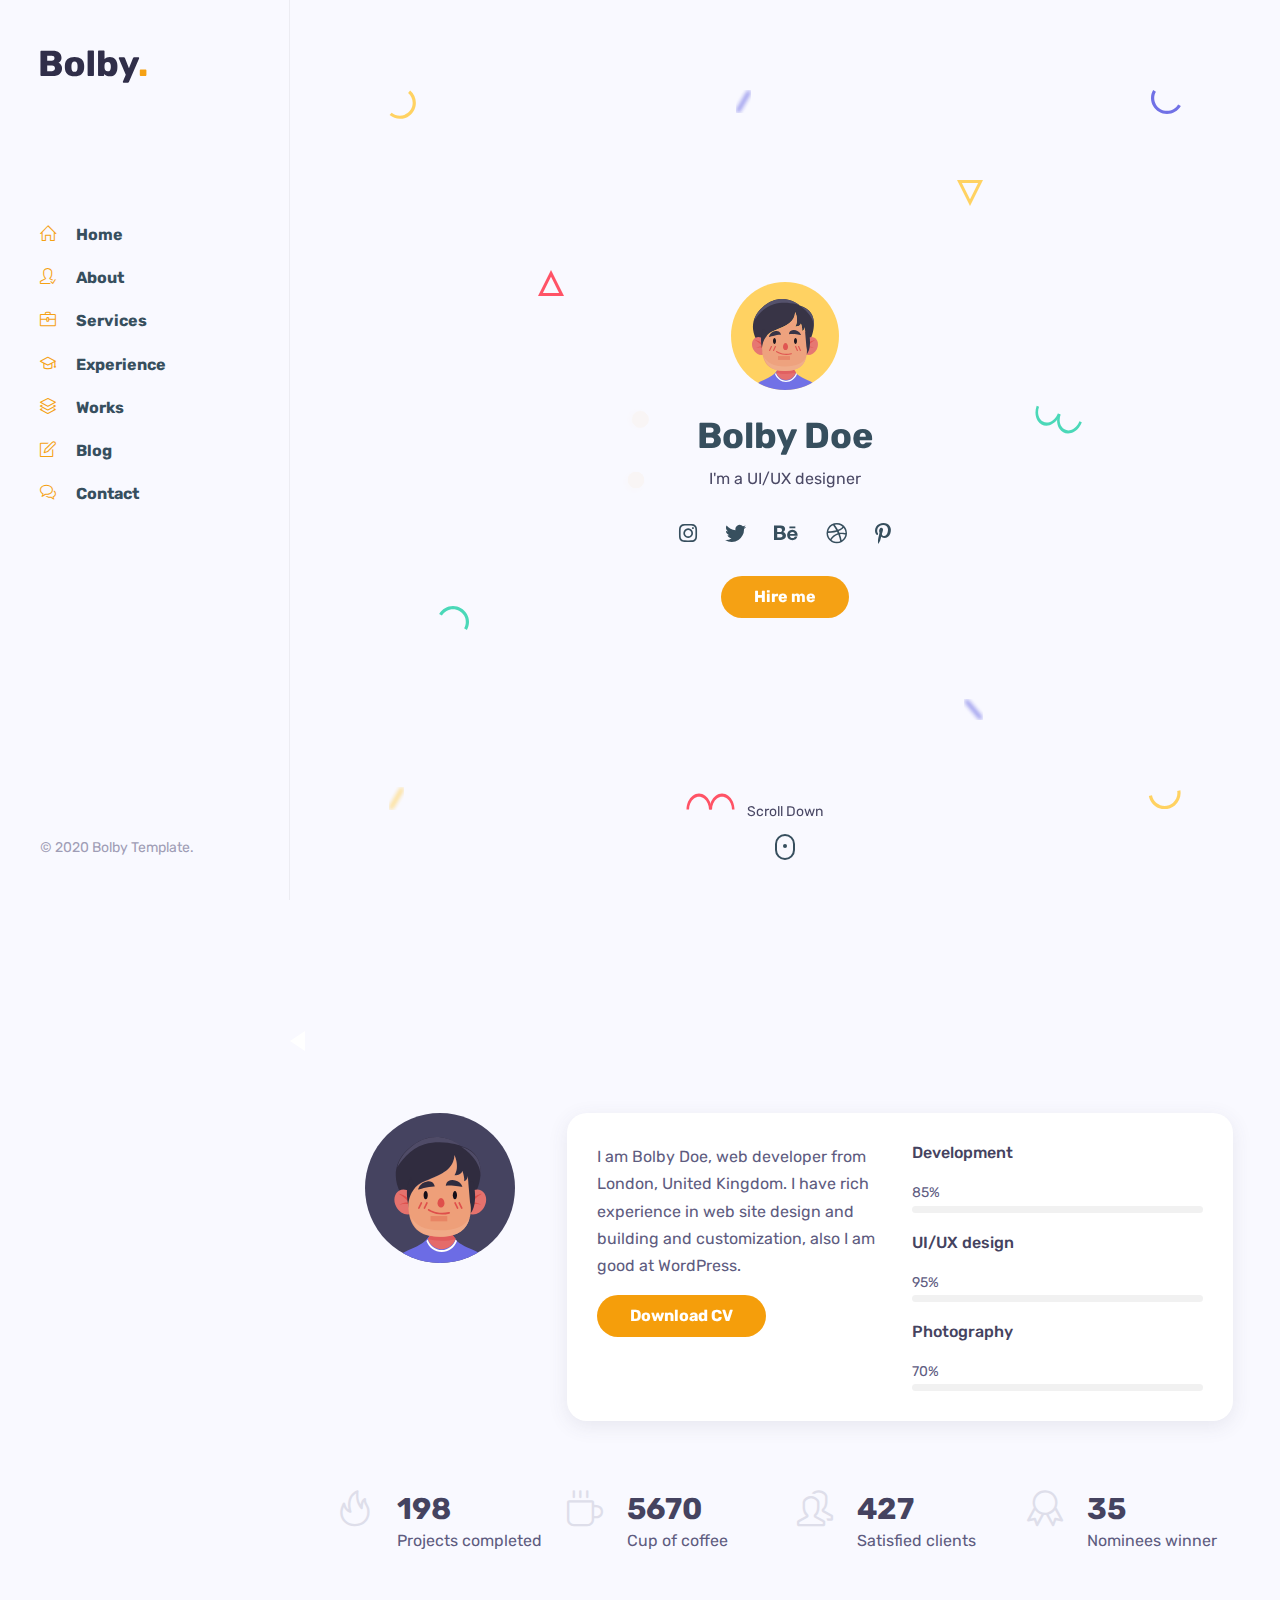
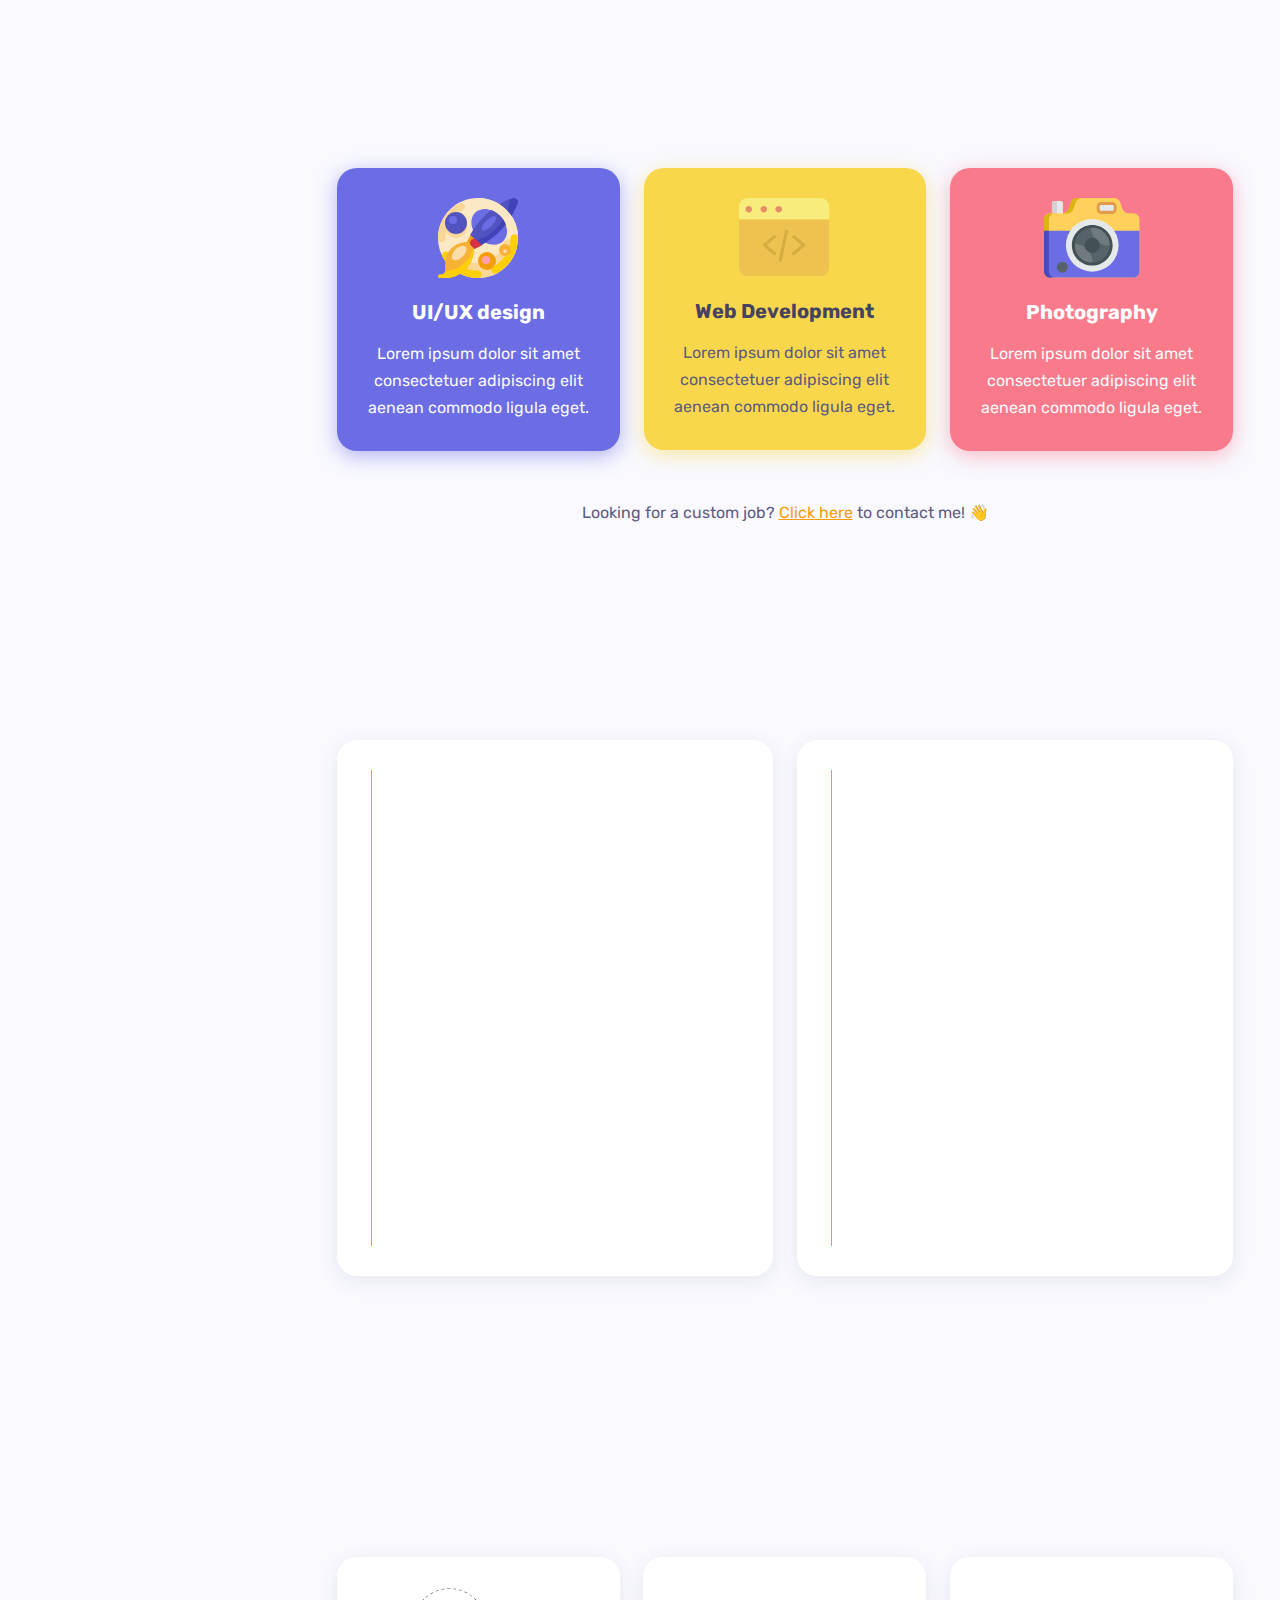
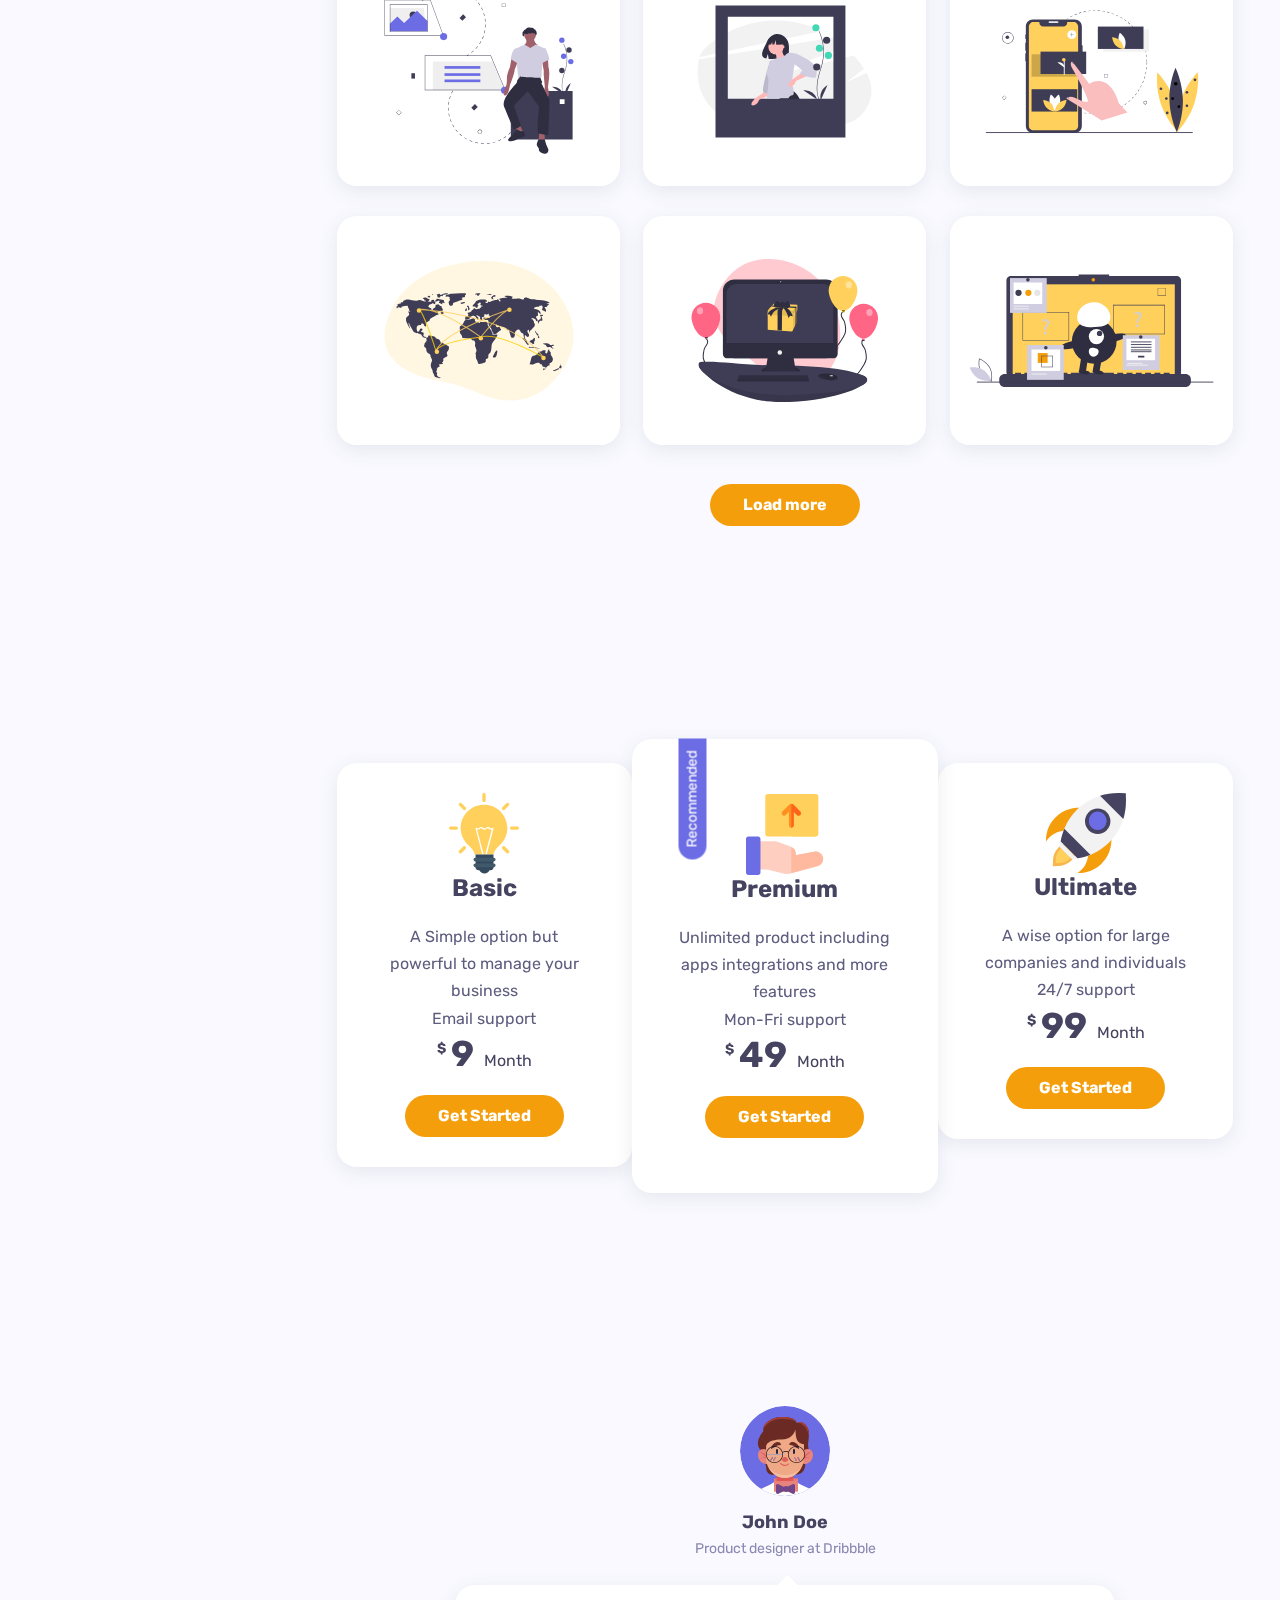
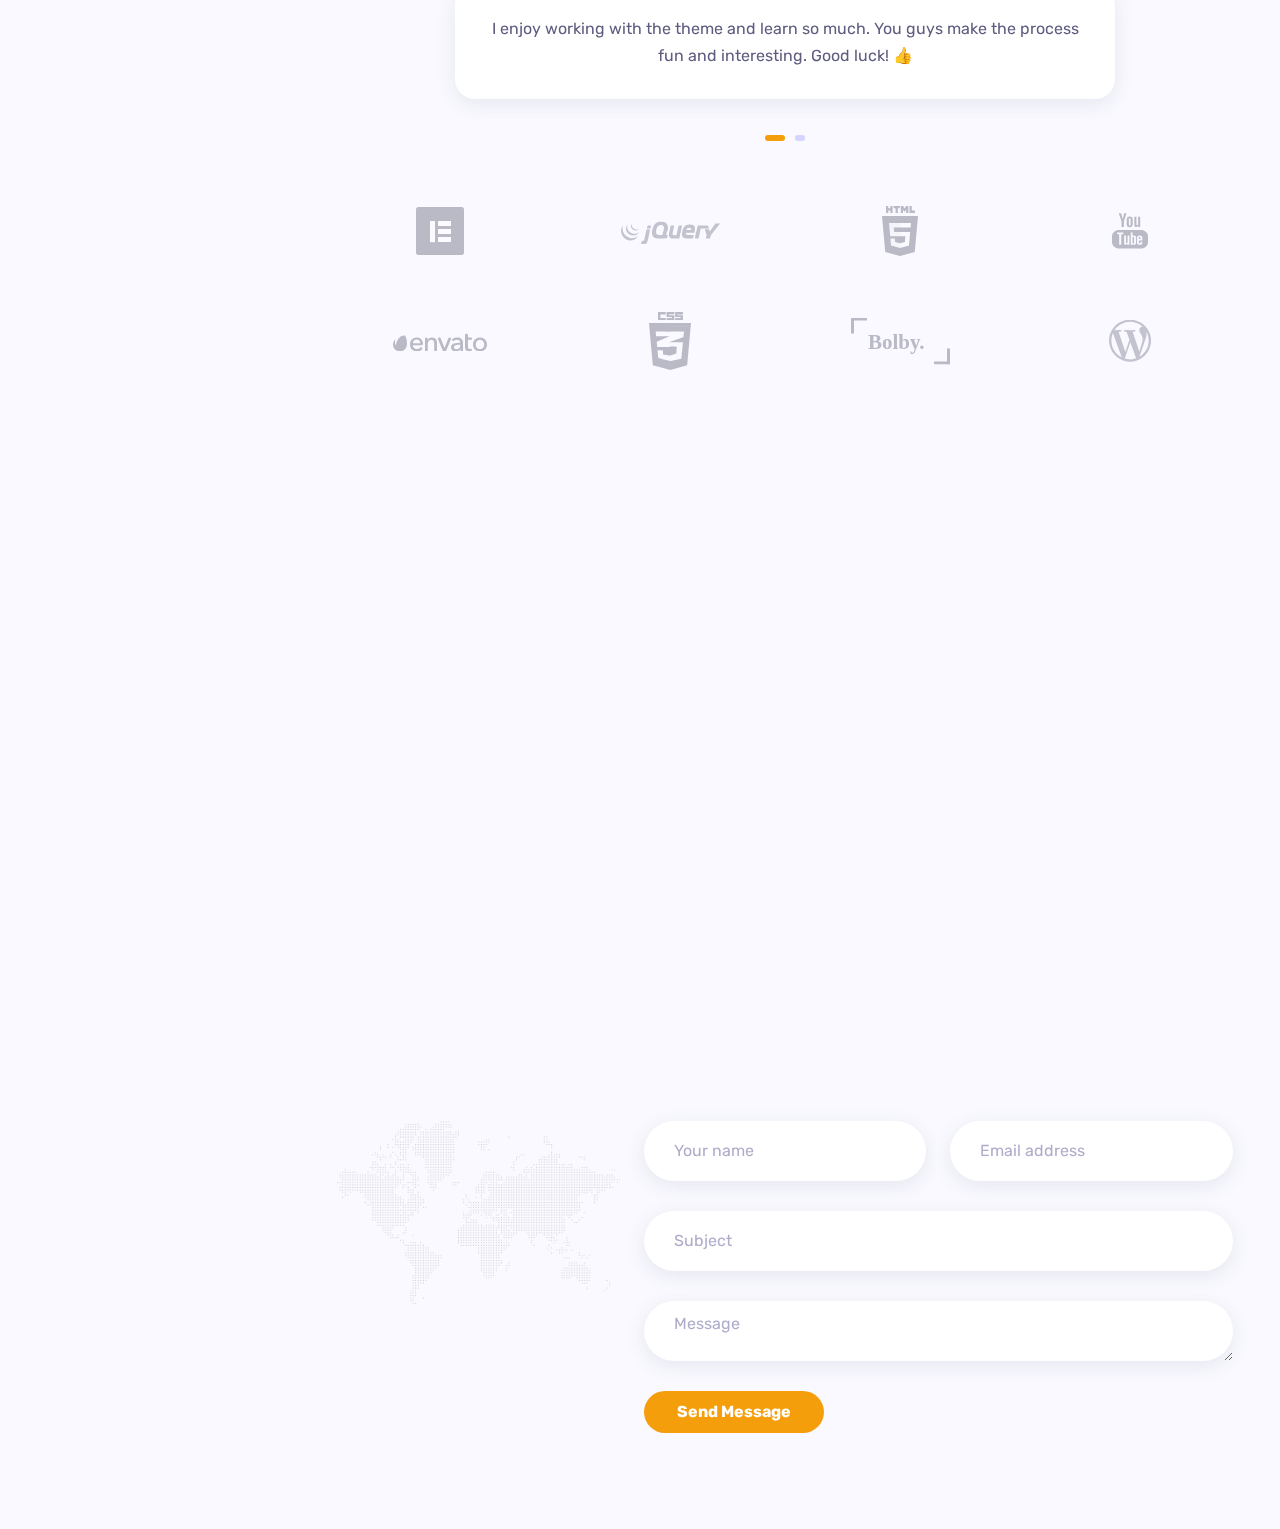
<file: index-light - Copy.html>
<!DOCTYPE html>
<html lang="en-US">

<head>
    <meta http-equiv="Content-Type" content="text/html; charset=UTF-8">
    <title>Bolby - Portfolio/CV/Resume HTML Template</title>
    <meta name="description" content="Bolby - Portfolio/CV/Resume HTML Template">
    <meta name="viewport" content="width=device-width, initial-scale=1, maximum-scale=1">
    <link rel="shortcut icon" type="image/x-icon" href="images/favicon.png">

    <!-- STYLESHEETS -->
    <link rel="stylesheet" href="css/bootstrap.min.css" type="text/css" media="all">
    <link rel="stylesheet" href="css/all.min.css" type="text/css" media="all">
    <link rel="stylesheet" href="css/simple-line-icons.css" type="text/css" media="all">
    <link rel="stylesheet" href="css/slick.css" type="text/css" media="all">
    <link rel="stylesheet" href="css/animate.css" type="text/css" media="all">
    <link rel="stylesheet" href="css/magnific-popup.css" type="text/css" media="all">
    <link rel="stylesheet" href="css/style.css" type="text/css" media="all">

    <!--[if lt IE 9]>
      <script src="https://oss.maxcdn.com/html5shiv/3.7.2/html5shiv.min.js"></script>
      <script src="https://oss.maxcdn.com/respond/1.4.2/respond.min.js"></script>
    <![endif]-->

</head>

<body>

    <!-- Preloader -->
    <div id="preloader" class="light">
        <div class="outer">
            <!-- Google Chrome -->
            <div class="infinityChrome">
                <div></div>
                <div></div>
                <div></div>
            </div>

            <!-- Safari and others -->
            <div class="infinity">
                <div>
                    <span></span>
                </div>
                <div>
                    <span></span>
                </div>
                <div>
                    <span></span>
                </div>
            </div>
            <!-- Stuff -->
            <svg xmlns="http://www.w3.org/2000/svg" version="1.1" class="goo-outer">
                <defs>
                    <filter id="goo">
                        <feGaussianBlur in="SourceGraphic" stdDeviation="6" result="blur" />
                        <feColorMatrix in="blur" values="1 0 0 0 0  0 1 0 0 0  0 0 1 0 0  0 0 0 18 -7" result="goo" />
                        <feBlend in="SourceGraphic" in2="goo" />
                    </filter>
                </defs>
            </svg>
        </div>
    </div>

    <!-- mobile header -->
    <header class="mobile-header-1 light">
        <div class="container">
            <!-- menu icon -->
            <div class="menu-icon d-inline-flex me-4">
                <button>
                    <span></span>
                </button>
            </div>
            <!-- logo image -->
            <div class="site-logo">
                <a href="index-light.html">
                    <img src="images/logo-dark.svg" alt="Bolby" />
                </a>
            </div>
        </div>
    </header>

    <!-- desktop header -->
    <header class="desktop-header-1 light d-flex align-items-start flex-column">

        <!-- logo image -->
        <div class="site-logo">
            <a href="index-light.html">
                <img src="images/logo-dark.svg" alt="Bolby" />
            </a>
        </div>

        <!-- main menu -->
        <nav>
            <ul class="vertical-menu scrollspy">
                <li class="active"><a href="#home"><i class="icon-home"></i>Home</a></li>
                <li><a href="#about"><i class="icon-user-following"></i>About</a></li>
                <li><a href="#services"><i class="icon-briefcase"></i>Services</a></li>
                <li><a href="#experience"><i class="icon-graduation"></i>Experience</a></li>
                <li><a href="#works"><i class="icon-layers"></i>Works</a></li>
                <li><a href="#blog"><i class="icon-note"></i>Blog</a></li>
                <li><a href="#contact"><i class="icon-bubbles"></i>Contact</a></li>
            </ul>
        </nav>

        <!-- site footer -->
        <div class="footer">
            <!-- copyright text -->
            <span class="copyright">© 2020 Bolby Template.</span>
        </div>

    </header>

    <!-- main layout -->
    <main class="content">

        <!-- section home -->
        <section id="home" class="home d-flex light align-items-center">
            <div class="container">

                <!-- intro -->
                <div class="intro">
                    <!-- avatar image -->
                    <img src="images/avatar-1.svg" alt="Bolby" class="mb-4" />

                    <!-- info -->
                    <h1 class="mb-2 mt-0">Bolby Doe</h1>
                    <span>I'm a <span class="text-rotating">UI/UX designer, Front-End developer, Photography
                            lover</span></span>

                    <!-- social icons -->
                    <ul class="social-icons light list-inline mb-0 mt-4">
                        <li class="list-inline-item"><a href="#"><i class="fab fa-instagram"></i></a></li>
                        <li class="list-inline-item"><a href="#"><i class="fab fa-twitter"></i></a></li>
                        <li class="list-inline-item"><a href="#"><i class="fab fa-behance"></i></a></li>
                        <li class="list-inline-item"><a href="#"><i class="fab fa-dribbble"></i></a></li>
                        <li class="list-inline-item"><a href="#"><i class="fab fa-pinterest-p"></i></a></li>
                    </ul>

                    <!-- buttons -->
                    <div class="mt-4">
                        <a href="#contact" class="btn btn-default">Hire me</a>
                    </div>
                </div>

                <!-- scroll down mouse wheel -->
                <div class="scroll-down light">
                    <a href="#about" class="mouse-wrapper">
                        <span>Scroll Down</span>
                        <span class="mouse">
                            <span class="wheel"></span>
                        </span>
                    </a>
                </div>

                <!-- parallax layers -->
                <div class="parallax" data-relative-input="true">

                    <svg width="27" height="29" data-depth="0.3" class="layer p1" xmlns="http://www.w3.org/2000/svg">
                        <path
                            d="M21.15625.60099c4.37954 3.67487 6.46544 9.40612 5.47254 15.03526-.9929 5.62915-4.91339 10.30141-10.2846 12.25672-5.37122 1.9553-11.3776.89631-15.75715-2.77856l2.05692-2.45134c3.50315 2.93948 8.3087 3.78663 12.60572 2.22284 4.297-1.5638 7.43381-5.30209 8.22768-9.80537.79387-4.50328-.8749-9.08872-4.37803-12.02821L21.15625.60099z"
                            fill="#FFD15C" fill-rule="evenodd" />
                    </svg>

                    <svg width="26" height="26" data-depth="0.2" class="layer p2" xmlns="http://www.w3.org/2000/svg">
                        <path d="M13 3.3541L2.42705 24.5h21.1459L13 3.3541z" stroke="#FF4C60" stroke-width="3"
                            fill="none" fill-rule="evenodd" />
                    </svg>

                    <svg width="30" height="25" data-depth="0.3" class="layer p3" xmlns="http://www.w3.org/2000/svg">
                        <path
                            d="M.1436 8.9282C3.00213 3.97706 8.2841.92763 14.00013.92796c5.71605.00032 10.9981 3.04992 13.85641 8 2.8583 4.95007 2.8584 11.0491-.00014 16.00024l-2.77128-1.6c2.28651-3.96036 2.28631-8.84002.00011-12.8002-2.2862-3.96017-6.5124-6.40017-11.08513-6.4-4.57271.00018-8.79872 2.43984-11.08524 6.4002l-2.77128-1.6z"
                            fill="#44D7B6" fill-rule="evenodd" />
                    </svg>

                    <svg width="15" height="23" data-depth="0.6" class="layer p4" xmlns="http://www.w3.org/2000/svg">
                        <rect transform="rotate(30 9.86603 10.13397)" x="7" width="3" height="25" rx="1.5"
                            fill="#FFD15C" fill-rule="evenodd" />
                    </svg>

                    <svg width="15" height="23" data-depth="0.2" class="layer p5" xmlns="http://www.w3.org/2000/svg">
                        <rect transform="rotate(30 9.86603 10.13397)" x="7" width="3" height="25" rx="1.5"
                            fill="#6C6CE5" fill-rule="evenodd" />
                    </svg>

                    <svg width="49" height="17" data-depth="0.5" class="layer p6" xmlns="http://www.w3.org/2000/svg">
                        <g fill="#FF4C60" fill-rule="evenodd">
                            <path
                                d="M.5 16.5c0-5.71709 2.3825-10.99895 6.25-13.8567 3.8675-2.85774 8.6325-2.85774 12.5 0C23.1175 5.50106 25.5 10.78292 25.5 16.5H23c0-4.57303-1.90625-8.79884-5-11.08535-3.09375-2.28652-6.90625-2.28652-10 0C4.90625 7.70116 3 11.92697 3 16.5H.5z" />
                            <path
                                d="M23.5 16.5c0-5.71709 2.3825-10.99895 6.25-13.8567 3.8675-2.85774 8.6325-2.85774 12.5 0C46.1175 5.50106 48.5 10.78292 48.5 16.5H46c0-4.57303-1.90625-8.79884-5-11.08535-3.09375-2.28652-6.90625-2.28652-10 0-3.09375 2.28651-5 6.51232-5 11.08535h-2.5z" />
                        </g>
                    </svg>

                    <svg width="26" height="26" data-depth="0.4" class="layer p7" xmlns="http://www.w3.org/2000/svg">
                        <path d="M13 22.6459L2.42705 1.5h21.1459L13 22.6459z" stroke="#FFD15C" stroke-width="3"
                            fill="none" fill-rule="evenodd" />
                    </svg>

                    <svg width="19" height="21" data-depth="0.3" class="layer p8" xmlns="http://www.w3.org/2000/svg">
                        <rect transform="rotate(-40 6.25252 10.12626)" x="7" width="3" height="25" rx="1.5"
                            fill="#6C6CE5" fill-rule="evenodd" />
                    </svg>

                    <svg width="30" height="25" data-depth="0.3" data-depth-y="-1.30" class="layer p9"
                        xmlns="http://www.w3.org/2000/svg">
                        <path
                            d="M29.8564 16.0718c-2.85854 4.95114-8.1405 8.00057-13.85654 8.00024-5.71605-.00032-10.9981-3.04992-13.85641-8-2.8583-4.95007-2.8584-11.0491.00014-16.00024l2.77128 1.6c-2.28651 3.96036-2.28631 8.84002-.00011 12.8002 2.2862 3.96017 6.5124 6.40017 11.08513 6.4 4.57271-.00018 8.79872-2.43984 11.08524-6.4002l2.77128 1.6z"
                            fill="#6C6CE5" fill-rule="evenodd" />
                    </svg>

                    <svg width="47" height="29" data-depth="0.2" class="layer p10" xmlns="http://www.w3.org/2000/svg">
                        <g fill="#44D7B6" fill-rule="evenodd">
                            <path
                                d="M46.78878 17.19094c-1.95535 5.3723-6.00068 9.52077-10.61234 10.8834-4.61167 1.36265-9.0893-.26708-11.74616-4.27524-2.65686-4.00817-3.08917-9.78636-1.13381-15.15866l2.34923.85505c-1.56407 4.29724-1.2181 8.92018.90705 12.12693 2.12514 3.20674 5.70772 4.5107 9.39692 3.4202 3.68921-1.0905 6.92581-4.40949 8.48988-8.70673l2.34923.85505z" />
                            <path
                                d="M25.17585 9.32448c-1.95535 5.3723-6.00068 9.52077-10.61234 10.8834-4.61167 1.36264-9.0893-.26708-11.74616-4.27525C.16049 11.92447-.27182 6.14628 1.68354.77398l2.34923.85505c-1.56407 4.29724-1.2181 8.92018.90705 12.12692 2.12514 3.20675 5.70772 4.5107 9.39692 3.4202 3.68921-1.0905 6.92581-4.40948 8.48988-8.70672l2.34923.85505z" />
                        </g>
                    </svg>

                    <svg width="33" height="20" data-depth="0.5" class="layer p11" xmlns="http://www.w3.org/2000/svg">
                        <path
                            d="M32.36774.34317c.99276 5.63023-1.09332 11.3614-5.47227 15.03536-4.37895 3.67396-10.3855 4.73307-15.75693 2.77837C5.76711 16.2022 1.84665 11.53014.8539 5.8999l3.15139-.55567c.7941 4.50356 3.93083 8.24147 8.22772 9.8056 4.29688 1.56413 9.10275.71673 12.60554-2.2227C28.34133 9.98771 30.01045 5.4024 29.21635.89884l3.15139-.55567z"
                            fill="#FFD15C" fill-rule="evenodd" />
                    </svg>

                </div>
            </div>

        </section>

        <!-- section about -->
        <section id="about">

            <div class="container">

                <!-- section title -->
                <h2 class="section-title wow fadeInUp">About Me</h2>

                <div class="spacer" data-height="60"></div>

                <div class="row">

                    <div class="col-md-3">
                        <div class="text-center text-md-left">
                            <!-- avatar image -->
                            <img src="images/avatar-2.svg" alt="Bolby" />
                        </div>
                        <div class="spacer d-md-none d-lg-none" data-height="30"></div>
                    </div>

                    <div class="col-md-9 triangle-left-md triangle-top-sm">
                        <div class="rounded bg-white shadow-dark padding-30">
                            <div class="row">
                                <div class="col-md-6">
                                    <!-- about text -->
                                    <p>I am Bolby Doe, web developer from London, United Kingdom. I have rich experience
                                        in web site design and building and customization, also I am good at WordPress.
                                    </p>
                                    <div class="mt-3">
                                        <a href="#" class="btn btn-default">Download CV</a>
                                    </div>
                                    <div class="spacer d-md-none d-lg-none" data-height="30"></div>
                                </div>
                                <div class="col-md-6">
                                    <!-- skill item -->
                                    <div class="skill-item">
                                        <div class="skill-info clearfix">
                                            <h4 class="float-left mb-3 mt-0">Development</h4>
                                            <span class="float-right">85%</span>
                                        </div>
                                        <div class="progress">
                                            <div class="progress-bar data-background" role="progressbar"
                                                aria-valuemin="0" aria-valuemax="100" aria-valuenow="85"
                                                data-color="#FFD15C">
                                            </div>
                                        </div>
                                        <div class="spacer" data-height="20"></div>
                                    </div>

                                    <!-- skill item -->
                                    <div class="skill-item">
                                        <div class="skill-info clearfix">
                                            <h4 class="float-left mb-3 mt-0">UI/UX design</h4>
                                            <span class="float-right">95%</span>
                                        </div>
                                        <div class="progress">
                                            <div class="progress-bar data-background" role="progressbar"
                                                aria-valuemin="0" aria-valuemax="100" aria-valuenow="95"
                                                data-color="#FF4C60">
                                            </div>
                                        </div>
                                        <div class="spacer" data-height="20"></div>
                                    </div>

                                    <!-- skill item -->
                                    <div class="skill-item">
                                        <div class="skill-info clearfix">
                                            <h4 class="float-left mb-3 mt-0">Photography</h4>
                                            <span class="float-right">70%</span>
                                        </div>
                                        <div class="progress">
                                            <div class="progress-bar data-background" role="progressbar"
                                                aria-valuemin="0" aria-valuemax="100" aria-valuenow="70"
                                                data-color="#6C6CE5">
                                            </div>
                                        </div>
                                    </div>
                                </div>
                            </div>
                        </div>
                    </div>

                </div>
                <!-- row end -->

                <div class="spacer" data-height="70"></div>

                <div class="row">

                    <div class="col-md-3 col-sm-6">
                        <!-- fact item -->
                        <div class="fact-item">
                            <span class="icon icon-fire"></span>
                            <div class="details">
                                <h3 class="mb-0 mt-0 number"><em class="count">198</em></h3>
                                <p class="mb-0">Projects completed</p>
                            </div>
                        </div>
                        <div class="spacer d-md-none d-lg-none" data-height="30"></div>
                    </div>

                    <div class="col-md-3 col-sm-6">
                        <!-- fact item -->
                        <div class="fact-item">
                            <span class="icon icon-cup"></span>
                            <div class="details">
                                <h3 class="mb-0 mt-0 number"><em class="count">5670</em></h3>
                                <p class="mb-0">Cup of coffee</p>
                            </div>
                        </div>
                        <div class="spacer d-md-none d-lg-none" data-height="30"></div>
                    </div>

                    <div class="col-md-3 col-sm-6">
                        <!-- fact item -->
                        <div class="fact-item">
                            <span class="icon icon-people"></span>
                            <div class="details">
                                <h3 class="mb-0 mt-0 number"><em class="count">427</em></h3>
                                <p class="mb-0">Satisfied clients</p>
                            </div>
                        </div>
                        <div class="spacer d-md-none d-lg-none" data-height="30"></div>
                    </div>

                    <div class="col-md-3 col-sm-6">
                        <!-- fact item -->
                        <div class="fact-item">
                            <span class="icon icon-badge"></span>
                            <div class="details">
                                <h3 class="mb-0 mt-0 number"><em class="count">35</em></h3>
                                <p class="mb-0">Nominees winner</p>
                            </div>
                        </div>
                    </div>

                </div>

            </div>

        </section>

        <!-- section services -->
        <section id="services">

            <div class="container">

                <!-- section title -->
                <h2 class="section-title wow fadeInUp">Services</h2>

                <div class="spacer" data-height="60"></div>

                <div class="row">

                    <div class="col-md-4">
                        <!-- service box -->
                        <div class="service-box rounded data-background padding-30 text-center text-light shadow-blue"
                            data-color="#6C6CE5">
                            <img src="images/service-1.svg" alt="UI/UX design" />
                            <h3 class="mb-3 mt-0">UI/UX design</h3>
                            <p class="mb-0">Lorem ipsum dolor sit amet consectetuer adipiscing elit aenean commodo
                                ligula eget.</p>
                        </div>
                        <div class="spacer d-md-none d-lg-none" data-height="30"></div>
                    </div>

                    <div class="col-md-4" data-wow-delay="0.2s">
                        <!-- service box -->
                        <div class="service-box rounded data-background padding-30 text-center shadow-yellow"
                            data-color="#F9D74C">
                            <img src="images/service-2.svg" alt="UI/UX design" />
                            <h3 class="mb-3 mt-0">Web Development</h3>
                            <p class="mb-0">Lorem ipsum dolor sit amet consectetuer adipiscing elit aenean commodo
                                ligula eget.</p>
                        </div>
                        <div class="spacer d-md-none d-lg-none" data-height="30"></div>
                    </div>

                    <div class="col-md-4" data-wow-delay="0.4s">
                        <!-- service box -->
                        <div class="service-box rounded data-background padding-30 text-center text-light shadow-pink"
                            data-color="#F97B8B">
                            <img src="images/service-3.svg" alt="UI/UX design" />
                            <h3 class="mb-3 mt-0">Photography</h3>
                            <p class="mb-0">Lorem ipsum dolor sit amet consectetuer adipiscing elit aenean commodo
                                ligula eget.</p>
                        </div>
                    </div>

                </div>

                <div class="mt-5 text-center">
                    <p class="mb-0">Looking for a custom job? <a href="#contact">Click here</a> to contact me! 👋</p>
                </div>

            </div>

        </section>

        <!-- section experience -->
        <section id="experience">

            <div class="container">

                <!-- section title -->
                <h2 class="section-title wow fadeInUp">Experience</h2>

                <div class="spacer" data-height="60"></div>

                <div class="row">

                    <div class="col-md-6">

                        <!-- timeline wrapper -->
                        <div class="timeline edu bg-white rounded shadow-dark padding-30 overflow-hidden">

                            <!-- timeline item -->
                            <div class="timeline-container wow fadeInUp">
                                <div class="content">
                                    <span class="time">2019 - Present</span>
                                    <h3 class="title">Academic Degree</h3>
                                    <p>Lorem ipsum dolor sit amet quo ei simul congue exerci ad nec admodum perfecto.
                                    </p>
                                </div>
                            </div>

                            <!-- timeline item -->
                            <div class="timeline-container wow fadeInUp" data-wow-delay="0.2s">
                                <div class="content">
                                    <span class="time">2017 - 2013</span>
                                    <h3 class="title">Bachelor’s Degree</h3>
                                    <p>Lorem ipsum dolor sit amet quo ei simul congue exerci ad nec admodum perfecto.
                                    </p>
                                </div>
                            </div>

                            <!-- timeline item -->
                            <div class="timeline-container wow fadeInUp" data-wow-delay="0.4s">
                                <div class="content">
                                    <span class="time">2013 - 2009</span>
                                    <h3 class="title">Honours Degree</h3>
                                    <p>Lorem ipsum dolor sit amet quo ei simul congue exerci ad nec admodum perfecto.
                                    </p>
                                </div>
                            </div>

                            <!-- main line -->
                            <span class="line"></span>

                        </div>

                    </div>

                    <div class="col-md-6">

                        <!-- responsive spacer -->
                        <div class="spacer d-md-none d-lg-none" data-height="30"></div>

                        <!-- timeline wrapper -->
                        <div class="timeline exp bg-white rounded shadow-dark padding-30 overflow-hidden">

                            <!-- timeline item -->
                            <div class="timeline-container wow fadeInUp">
                                <div class="content">
                                    <span class="time">2019 - Present</span>
                                    <h3 class="title">Web Designer</h3>
                                    <p>Lorem ipsum dolor sit amet quo ei simul congue exerci ad nec admodum perfecto.
                                    </p>
                                </div>
                            </div>

                            <!-- timeline item -->
                            <div class="timeline-container wow fadeInUp" data-wow-delay="0.2s">
                                <div class="content">
                                    <span class="time">2017 - 2013</span>
                                    <h3 class="title">Front-End Developer</h3>
                                    <p>Lorem ipsum dolor sit amet quo ei simul congue exerci ad nec admodum perfecto.
                                    </p>
                                </div>
                            </div>

                            <!-- timeline item -->
                            <div class="timeline-container wow fadeInUp" data-wow-delay="0.4s">
                                <div class="content">
                                    <span class="time">2013 - 2009</span>
                                    <h3 class="title">Back-End Developer</h3>
                                    <p>Lorem ipsum dolor sit amet quo ei simul congue exerci ad nec admodum perfecto.
                                    </p>
                                </div>
                            </div>

                            <!-- main line -->
                            <span class="line"></span>

                        </div>

                    </div>

                </div>

            </div>

        </section>

        <!-- section works -->
        <section id="works">

            <div class="container">

                <!-- section title -->
                <h2 class="section-title wow fadeInUp">Recent works</h2>

                <div class="spacer" data-height="60"></div>

                <!-- portfolio filter (desktop) -->
                <ul class="portfolio-filter list-inline wow fadeInUp">
                    <li class="current list-inline-item" data-filter="*">Everything</li>
                    <li class="list-inline-item" data-filter=".creative">Creative</li>
                    <li class="list-inline-item" data-filter=".art">Art</li>
                    <li class="list-inline-item" data-filter=".design">Design</li>
                    <li class="list-inline-item" data-filter=".branding">Branding</li>
                </ul>

                <!-- portfolio filter (mobile) -->
                <div class="pf-filter-wrapper">
                    <select class="portfolio-filter-mobile">
                        <option value="*">Everything</option>
                        <option value=".creative">Creative</option>
                        <option value=".art">Art</option>
                        <option value=".design">Design</option>
                        <option value=".branding">Branding</option>
                    </select>
                </div>

                <!-- portolio wrapper -->
                <div class="row portfolio-wrapper">

                    <!-- portfolio item -->
                    <div class="col-md-4 col-sm-6 grid-item art">
                        <a href="images/works/1.svg" class="work-image">
                            <div class="portfolio-item rounded shadow-dark">
                                <div class="details">
                                    <span class="term">Art</span>
                                    <h4 class="title">Project Managment Illustration</h4>
                                    <span class="more-button"><i class="icon-magnifier-add"></i></span>
                                </div>
                                <div class="thumb">
                                    <img src="images/works/1.svg" alt="Portfolio-title" />
                                    <div class="mask"></div>
                                </div>
                            </div>
                        </a>
                    </div>

                    <!-- portfolio item -->
                    <div class="col-md-4 col-sm-6 grid-item creative design">
                        <a href="#small-dialog" class="work-content">
                            <div class="portfolio-item rounded shadow-dark">
                                <div class="details">
                                    <span class="term">Creative</span>
                                    <h4 class="title">Guest App Walkthrough Screens</h4>
                                    <span class="more-button"><i class="icon-options"></i></span>
                                </div>
                                <div class="thumb">
                                    <img src="images/works/2.svg" alt="Portfolio-title" />
                                    <div class="mask"></div>
                                </div>
                            </div>
                        </a>
                        <div id="small-dialog" class="white-popup zoom-anim-dialog mfp-hide">
                            <img src="images/single-work.svg" alt="Title" />
                            <h2>Guest App Walkthrough Screens</h2>
                            <p>Lorem ipsum dolor sit amet, consectetur adipiscing elit. Etiam hendrerit nibh in massa
                                semper rutrum. In rhoncus eleifend mi id tempus.</p>
                            <p>Donec consectetur, libero at pretium euismod, nisl felis lobortis urna, id tristique nisl
                                lectus eget ligula.</p>
                            <a href="#" class="btn btn-default">View on Dribbble</a>
                        </div>
                    </div>

                    <!-- portfolio item -->
                    <div class="col-md-4 col-sm-6 grid-item branding">
                        <a href="https://www.youtube.com/watch?v=qf9z4ulfmYw" class="work-video">
                            <div class="portfolio-item rounded shadow-dark">
                                <div class="details">
                                    <span class="term">Branding</span>
                                    <h4 class="title">Delivery App Wireframe</h4>
                                    <span class="more-button"><i class="icon-camrecorder"></i></span>
                                </div>
                                <div class="thumb">
                                    <img src="images/works/3.svg" alt="Portfolio-title" />
                                    <div class="mask"></div>
                                </div>
                            </div>
                        </a>
                    </div>

                    <!-- portfolio item -->
                    <div class="col-md-4 col-sm-6 grid-item creative">
                        <a href="https://w.soundcloud.com/player/?url=https%3A//api.soundcloud.com/tracks/240233494&color=%23ff5500&auto_play=false&hide_related=false&show_comments=true&show_user=true&show_reposts=false&show_teaser=true&visual=true"
                            class="work-video">
                            <div class="portfolio-item rounded shadow-dark">
                                <div class="details">
                                    <span class="term">Creative</span>
                                    <h4 class="title">Onboarding Motivation</h4>
                                    <span class="more-button"><i class="icon-music-tone-alt"></i></span>
                                </div>
                                <div class="thumb">
                                    <img src="images/works/4.svg" alt="Portfolio-title" />
                                    <div class="mask"></div>
                                </div>
                            </div>
                        </a>
                    </div>

                    <!-- portfolio item -->
                    <div class="col-md-4 col-sm-6 grid-item art branding">
                        <a href="#gallery-1" class="gallery-link">
                            <div class="portfolio-item rounded shadow-dark">
                                <div class="details">
                                    <span class="term">Art, Branding</span>
                                    <h4 class="title">iMac Mockup Design</h4>
                                    <span class="more-button"><i class="icon-picture"></i></span>
                                </div>
                                <div class="thumb">
                                    <img src="images/works/5.svg" alt="Portfolio-title" />
                                    <div class="mask"></div>
                                </div>
                            </div>
                        </a>
                        <div id="gallery-1" class="gallery mfp-hide">
                            <a href="images/works/5.svg"></a>
                            <a href="images/works/4.svg"></a>
                        </div>
                    </div>

                    <!-- portfolio item -->
                    <div class="col-md-4 col-sm-6 grid-item creative design">
                        <a href="https://themeforest.net/user/pxlsolutions/portfolio" target="_blank">
                            <div class="portfolio-item rounded shadow-dark">
                                <div class="details">
                                    <span class="term">Creative, Design</span>
                                    <h4 class="title">Game Store App Concept</h4>
                                    <span class="more-button"><i class="icon-link"></i></span>
                                </div>
                                <div class="thumb">
                                    <img src="images/works/6.svg" alt="Portfolio-title" />
                                    <div class="mask"></div>
                                </div>
                            </div>
                        </a>
                    </div>

                </div>

                <!-- more button -->
                <div class="load-more text-center mt-4">
                    <a href="javascript:" class="btn btn-default"><i class="fas fa-spinner"></i> Load more</a>
                    <!-- numbered pagination (hidden for infinite scroll) -->
                    <ul class="portfolio-pagination list-inline d-none">
                        <li class="list-inline-item">1</li>
                        <li class="list-inline-item"><a href="works-2.html">2</a></li>
                    </ul>
                </div>

            </div>

        </section>

        <!-- section prices -->
        <section id="prices">

            <div class="container">

                <!-- section title -->
                <h2 class="section-title wow fadeIn">Pricing Plans</h2>

                <div class="spacer" data-height="60"></div>

                <div class="row">

                    <div class="col-md-4 pe-md-0 mt-md-4 mt-0">
                        <!-- price item -->
                        <div class="price-item bg-white rounded shadow-dark text-center">
                            <img src="images/price-1.svg" alt="Regular" />
                            <h2 class="plan">Basic</h2>
                            <p>A Simple option but powerful to manage your business</p>
                            <p>Email support</p>
                            <h3 class="price"><em>$</em>9<span>Month</span></h3>
                            <a href="#" class="btn btn-default">Get Started</a>
                        </div>
                    </div>

                    <div class="col-md-4 px-md-0 my-4 my-md-0">
                        <!-- price item recommended-->
                        <div class="price-item bg-white rounded shadow-dark text-center best">
                            <span class="badge">Recommended</span>
                            <img src="images/price-2.svg" alt="Premium" />
                            <h2 class="plan">Premium</h2>
                            <p>Unlimited product including apps integrations and more features</p>
                            <p>Mon-Fri support</p>
                            <h3 class="price"><em>$</em>49<span>Month</span></h3>
                            <a href="#" class="btn btn-default">Get Started</a>
                        </div>
                    </div>

                    <div class="col-md-4 ps-md-0 mt-md-4 mt-0">
                        <!-- price item -->
                        <div class="price-item bg-white rounded shadow-dark text-center">
                            <img src="images/price-3.svg" alt="Ultimate" />
                            <h2 class="plan">Ultimate</h2>
                            <p>A wise option for large companies and individuals</p>
                            <p>24/7 support</p>
                            <h3 class="price"><em>$</em>99<span>Month</span></h3>
                            <a href="#" class="btn btn-default">Get Started</a>
                        </div>
                    </div>

                </div>

            </div>

        </section>

        <!-- section testimonials -->
        <section id="testimonials">

            <div class="container">

                <!-- section title -->
                <h2 class="section-title wow fadeInUp">Clients & Reviews</h2>

                <div class="spacer" data-height="60"></div>

                <!-- testimonials wrapper -->
                <div class="testimonials-wrapper">

                    <!-- testimonial item -->
                    <div class="testimonial-item text-center mx-auto">
                        <div class="thumb mb-3 mx-auto">
                            <img src="images/avatar-3.svg" alt="customer-name" />
                        </div>
                        <h4 class="mt-3 mb-0">John Doe</h4>
                        <span class="subtitle">Product designer at Dribbble</span>
                        <div class="bg-white padding-30 shadow-dark rounded triangle-top position-relative mt-4">
                            <p class="mb-0">I enjoy working with the theme and learn so much. You guys make the process
                                fun and interesting. Good luck! 👍</p>
                        </div>
                    </div>

                    <!-- testimonial item -->
                    <div class="testimonial-item text-center mx-auto">
                        <div class="thumb mb-3 mx-auto">
                            <img src="images/avatar-1.svg" alt="customer-name" />
                        </div>
                        <h4 class="mt-3 mb-0">John Doe</h4>
                        <span class="subtitle">Product designer at Dribbble</span>
                        <div class="bg-white padding-30 shadow-dark rounded triangle-top position-relative mt-4">
                            <p class="mb-0">I enjoy working with the theme and learn so much. You guys make the process
                                fun and interesting. Good luck! 🔥</p>
                        </div>
                    </div>

                </div>

                <div class="row">
                    <div class="col-md-3 col-6">
                        <!-- client item -->
                        <div class="client-item">
                            <div class="inner">
                                <img src="images/client-1.svg" alt="client-name" />
                            </div>
                        </div>
                    </div>
                    <div class="col-md-3 col-6">
                        <!-- client item -->
                        <div class="client-item">
                            <div class="inner">
                                <img src="images/client-2.svg" alt="client-name" />
                            </div>
                        </div>
                    </div>
                    <div class="col-md-3 col-6">
                        <!-- client item -->
                        <div class="client-item">
                            <div class="inner">
                                <img src="images/client-3.svg" alt="client-name" />
                            </div>
                        </div>
                    </div>
                    <div class="col-md-3 col-6">
                        <!-- client item -->
                        <div class="client-item">
                            <div class="inner">
                                <img src="images/client-4.svg" alt="client-name" />
                            </div>
                        </div>
                    </div>
                    <div class="col-md-3 col-6">
                        <!-- client item -->
                        <div class="client-item">
                            <div class="inner">
                                <img src="images/client-5.svg" alt="client-name" />
                            </div>
                        </div>
                    </div>
                    <div class="col-md-3 col-6">
                        <!-- client item -->
                        <div class="client-item">
                            <div class="inner">
                                <img src="images/client-6.svg" alt="client-name" />
                            </div>
                        </div>
                    </div>
                    <div class="col-md-3 col-6">
                        <!-- client item -->
                        <div class="client-item">
                            <div class="inner">
                                <img src="images/client-7.svg" alt="client-name" />
                            </div>
                        </div>
                    </div>
                    <div class="col-md-3 col-6">
                        <!-- client item -->
                        <div class="client-item">
                            <div class="inner">
                                <img src="images/client-8.svg" alt="client-name" />
                            </div>
                        </div>
                    </div>
                </div>

            </div>

        </section>

        <!-- section blog -->
        <section id="blog">

            <div class="container">

                <!-- section title -->
                <h2 class="section-title wow fadeInUp">Latest Posts</h2>

                <div class="spacer" data-height="60"></div>

                <div class="row blog-wrapper">

                    <div class="col-md-4">
                        <!-- blog item -->
                        <div class="blog-item rounded bg-white shadow-dark wow fadeIn">
                            <div class="thumb">
                                <a href="#">
                                    <span class="category">Reviews</span>
                                </a>
                                <a href="#">
                                    <img src="images/blog/1.svg" alt="blog-title" />
                                </a>
                            </div>
                            <div class="details">
                                <h4 class="my-0 title"><a href="#">5 Best App Development Tool for Your Project</a></h4>
                                <ul class="list-inline meta mb-0 mt-2">
                                    <li class="list-inline-item">09 February, 2020</li>
                                    <li class="list-inline-item">Bolby</li>
                                </ul>
                            </div>
                        </div>
                    </div>

                    <div class="col-md-4">
                        <!-- blog item -->
                        <div class="blog-item rounded bg-white shadow-dark wow fadeIn">
                            <div class="thumb">
                                <a href="#">
                                    <span class="category">Tutorial</span>
                                </a>
                                <a href="#">
                                    <img src="images/blog/2.svg" alt="blog-title" />
                                </a>
                            </div>
                            <div class="details">
                                <h4 class="my-0 title"><a href="#">Common Misconceptions About Payment</a></h4>
                                <ul class="list-inline meta mb-0 mt-2">
                                    <li class="list-inline-item">07 February, 2020</li>
                                    <li class="list-inline-item">Bolby</li>
                                </ul>
                            </div>
                        </div>
                    </div>

                    <div class="col-md-4">
                        <!-- blog item -->
                        <div class="blog-item rounded bg-white shadow-dark wow fadeIn">
                            <div class="thumb">
                                <a href="#">
                                    <span class="category">Business</span>
                                </a>
                                <a href="#">
                                    <img src="images/blog/3.svg" alt="blog-title" />
                                </a>
                            </div>
                            <div class="details">
                                <h4 class="my-0 title"><a href="#">3 Things To Know About Startup Business</a></h4>
                                <ul class="list-inline meta mb-0 mt-2">
                                    <li class="list-inline-item">06 February, 2020</li>
                                    <li class="list-inline-item">Bolby</li>
                                </ul>
                            </div>
                        </div>
                    </div>

                </div>

            </div>

        </section>

        <!-- section contact -->
        <section id="contact">

            <div class="container">

                <!-- section title -->
                <h2 class="section-title wow fadeInUp">Get In Touch</h2>

                <div class="spacer" data-height="60"></div>

                <div class="row">

                    <div class="col-md-4">
                        <!-- contact info -->
                        <div class="contact-info">
                            <h3 class="wow fadeInUp">Let's talk about everything!</h3>
                            <p class="wow fadeInUp">Don't like forms? Send me an <a
                                    href="mailto:name@example.com">email</a>. 👋</p>
                        </div>
                    </div>

                    <div class="col-md-8">
                        <!-- Contact Form -->
                        <form id="contact-form" class="contact-form mt-6" method="post" action="form/contact.php">

                            <div class="messages"></div>

                            <div class="row">
                                <div class="column col-md-6">
                                    <!-- Name input -->
                                    <div class="form-group">
                                        <input type="text" class="form-control" name="InputName" id="InputName"
                                            placeholder="Your name" required="required" data-error="Name is required.">
                                        <div class="help-block with-errors"></div>
                                    </div>
                                </div>

                                <div class="column col-md-6">
                                    <!-- Email input -->
                                    <div class="form-group">
                                        <input type="email" class="form-control" id="InputEmail" name="InputEmail"
                                            placeholder="Email address" required="required"
                                            data-error="Email is required.">
                                        <div class="help-block with-errors"></div>
                                    </div>
                                </div>

                                <div class="column col-md-12">
                                    <!-- Email input -->
                                    <div class="form-group">
                                        <input type="text" class="form-control" id="InputSubject" name="InputSubject"
                                            placeholder="Subject" required="required" data-error="Subject is required.">
                                        <div class="help-block with-errors"></div>
                                    </div>
                                </div>

                                <div class="column col-md-12">
                                    <!-- Message textarea -->
                                    <div class="form-group">
                                        <textarea name="InputMessage" id="InputMessage" class="form-control" rows="5"
                                            placeholder="Message" required="required"
                                            data-error="Message is required."></textarea>
                                        <div class="help-block with-errors"></div>
                                    </div>
                                </div>
                            </div>

                            <button type="submit" name="submit" id="submit" value="Submit" class="btn btn-default">Send
                                Message</button><!-- Send Button -->

                        </form>
                        <!-- Contact Form end -->
                    </div>

                </div>

            </div>

        </section>

        <div class="spacer" data-height="96"></div>

    </main>

    <!-- Go to top button -->
    <a href="javascript:" id="return-to-top"><i class="fas fa-arrow-up"></i></a>

    <!-- SCRIPTS -->
    <script src="js/jquery-1.12.3.min.js"></script>
    <script src="js/jquery.easing.min.js"></script>
    <script src="js/jquery.waypoints.min.js"></script>
    <script src="js/jquery.counterup.min.js"></script>
    <script src="js/popper.min.js"></script>
    <script src="js/bootstrap.min.js"></script>
    <script src="js/isotope.pkgd.min.js"></script>
    <script src="js/infinite-scroll.min.js"></script>
    <script src="js/imagesloaded.pkgd.min.js"></script>
    <script src="js/slick.min.js"></script>
    <script src="js/contact.js"></script>
    <script src="js/validator.js"></script>
    <script src="js/wow.min.js"></script>
    <script src="js/morphext.min.js"></script>
    <script src="js/parallax.min.js"></script>
    <script src="js/jquery.magnific-popup.min.js"></script>
    <script src="js/custom.js"></script>

</body>

</html>
</file>
<file: css/simple-line-icons.css>
@font-face {
  font-family: 'simple-line-icons';
  src: url('../fonts/Simple-Line-Icons.eot?v=2.4.0');
  src: url('../fonts/Simple-Line-Icons.eot?v=2.4.0#iefix') format('embedded-opentype'), url('../fonts/Simple-Line-Icons.woff2?v=2.4.0') format('woff2'), url('../fonts/Simple-Line-Icons.ttf?v=2.4.0') format('truetype'), url('../fonts/Simple-Line-Icons.woff?v=2.4.0') format('woff'), url('../fonts/Simple-Line-Icons.svg?v=2.4.0#simple-line-icons') format('svg');
  font-weight: normal;
  font-style: normal;
}
/*
 Use the following CSS code if you want to have a class per icon.
 Instead of a list of all class selectors, you can use the generic [class*="icon-"] selector, but it's slower:
*/
.icon-user,
.icon-people,
.icon-user-female,
.icon-user-follow,
.icon-user-following,
.icon-user-unfollow,
.icon-login,
.icon-logout,
.icon-emotsmile,
.icon-phone,
.icon-call-end,
.icon-call-in,
.icon-call-out,
.icon-map,
.icon-location-pin,
.icon-direction,
.icon-directions,
.icon-compass,
.icon-layers,
.icon-menu,
.icon-list,
.icon-options-vertical,
.icon-options,
.icon-arrow-down,
.icon-arrow-left,
.icon-arrow-right,
.icon-arrow-up,
.icon-arrow-up-circle,
.icon-arrow-left-circle,
.icon-arrow-right-circle,
.icon-arrow-down-circle,
.icon-check,
.icon-clock,
.icon-plus,
.icon-minus,
.icon-close,
.icon-event,
.icon-exclamation,
.icon-organization,
.icon-trophy,
.icon-screen-smartphone,
.icon-screen-desktop,
.icon-plane,
.icon-notebook,
.icon-mustache,
.icon-mouse,
.icon-magnet,
.icon-energy,
.icon-disc,
.icon-cursor,
.icon-cursor-move,
.icon-crop,
.icon-chemistry,
.icon-speedometer,
.icon-shield,
.icon-screen-tablet,
.icon-magic-wand,
.icon-hourglass,
.icon-graduation,
.icon-ghost,
.icon-game-controller,
.icon-fire,
.icon-eyeglass,
.icon-envelope-open,
.icon-envelope-letter,
.icon-bell,
.icon-badge,
.icon-anchor,
.icon-wallet,
.icon-vector,
.icon-speech,
.icon-puzzle,
.icon-printer,
.icon-present,
.icon-playlist,
.icon-pin,
.icon-picture,
.icon-handbag,
.icon-globe-alt,
.icon-globe,
.icon-folder-alt,
.icon-folder,
.icon-film,
.icon-feed,
.icon-drop,
.icon-drawer,
.icon-docs,
.icon-doc,
.icon-diamond,
.icon-cup,
.icon-calculator,
.icon-bubbles,
.icon-briefcase,
.icon-book-open,
.icon-basket-loaded,
.icon-basket,
.icon-bag,
.icon-action-undo,
.icon-action-redo,
.icon-wrench,
.icon-umbrella,
.icon-trash,
.icon-tag,
.icon-support,
.icon-frame,
.icon-size-fullscreen,
.icon-size-actual,
.icon-shuffle,
.icon-share-alt,
.icon-share,
.icon-rocket,
.icon-question,
.icon-pie-chart,
.icon-pencil,
.icon-note,
.icon-loop,
.icon-home,
.icon-grid,
.icon-graph,
.icon-microphone,
.icon-music-tone-alt,
.icon-music-tone,
.icon-earphones-alt,
.icon-earphones,
.icon-equalizer,
.icon-like,
.icon-dislike,
.icon-control-start,
.icon-control-rewind,
.icon-control-play,
.icon-control-pause,
.icon-control-forward,
.icon-control-end,
.icon-volume-1,
.icon-volume-2,
.icon-volume-off,
.icon-calendar,
.icon-bulb,
.icon-chart,
.icon-ban,
.icon-bubble,
.icon-camrecorder,
.icon-camera,
.icon-cloud-download,
.icon-cloud-upload,
.icon-envelope,
.icon-eye,
.icon-flag,
.icon-heart,
.icon-info,
.icon-key,
.icon-link,
.icon-lock,
.icon-lock-open,
.icon-magnifier,
.icon-magnifier-add,
.icon-magnifier-remove,
.icon-paper-clip,
.icon-paper-plane,
.icon-power,
.icon-refresh,
.icon-reload,
.icon-settings,
.icon-star,
.icon-symbol-female,
.icon-symbol-male,
.icon-target,
.icon-credit-card,
.icon-paypal,
.icon-social-tumblr,
.icon-social-twitter,
.icon-social-facebook,
.icon-social-instagram,
.icon-social-linkedin,
.icon-social-pinterest,
.icon-social-github,
.icon-social-google,
.icon-social-reddit,
.icon-social-skype,
.icon-social-dribbble,
.icon-social-behance,
.icon-social-foursqare,
.icon-social-soundcloud,
.icon-social-spotify,
.icon-social-stumbleupon,
.icon-social-youtube,
.icon-social-dropbox,
.icon-social-vkontakte,
.icon-social-steam {
  font-family: 'simple-line-icons';
  speak: none;
  font-style: normal;
  font-weight: normal;
  font-variant: normal;
  text-transform: none;
  line-height: 1;
  /* Better Font Rendering =========== */
  -webkit-font-smoothing: antialiased;
  -moz-osx-font-smoothing: grayscale;
}
.icon-user:before {
  content: "\e005";
}
.icon-people:before {
  content: "\e001";
}
.icon-user-female:before {
  content: "\e000";
}
.icon-user-follow:before {
  content: "\e002";
}
.icon-user-following:before {
  content: "\e003";
}
.icon-user-unfollow:before {
  content: "\e004";
}
.icon-login:before {
  content: "\e066";
}
.icon-logout:before {
  content: "\e065";
}
.icon-emotsmile:before {
  content: "\e021";
}
.icon-phone:before {
  content: "\e600";
}
.icon-call-end:before {
  content: "\e048";
}
.icon-call-in:before {
  content: "\e047";
}
.icon-call-out:before {
  content: "\e046";
}
.icon-map:before {
  content: "\e033";
}
.icon-location-pin:before {
  content: "\e096";
}
.icon-direction:before {
  content: "\e042";
}
.icon-directions:before {
  content: "\e041";
}
.icon-compass:before {
  content: "\e045";
}
.icon-layers:before {
  content: "\e034";
}
.icon-menu:before {
  content: "\e601";
}
.icon-list:before {
  content: "\e067";
}
.icon-options-vertical:before {
  content: "\e602";
}
.icon-options:before {
  content: "\e603";
}
.icon-arrow-down:before {
  content: "\e604";
}
.icon-arrow-left:before {
  content: "\e605";
}
.icon-arrow-right:before {
  content: "\e606";
}
.icon-arrow-up:before {
  content: "\e607";
}
.icon-arrow-up-circle:before {
  content: "\e078";
}
.icon-arrow-left-circle:before {
  content: "\e07a";
}
.icon-arrow-right-circle:before {
  content: "\e079";
}
.icon-arrow-down-circle:before {
  content: "\e07b";
}
.icon-check:before {
  content: "\e080";
}
.icon-clock:before {
  content: "\e081";
}
.icon-plus:before {
  content: "\e095";
}
.icon-minus:before {
  content: "\e615";
}
.icon-close:before {
  content: "\e082";
}
.icon-event:before {
  content: "\e619";
}
.icon-exclamation:before {
  content: "\e617";
}
.icon-organization:before {
  content: "\e616";
}
.icon-trophy:before {
  content: "\e006";
}
.icon-screen-smartphone:before {
  content: "\e010";
}
.icon-screen-desktop:before {
  content: "\e011";
}
.icon-plane:before {
  content: "\e012";
}
.icon-notebook:before {
  content: "\e013";
}
.icon-mustache:before {
  content: "\e014";
}
.icon-mouse:before {
  content: "\e015";
}
.icon-magnet:before {
  content: "\e016";
}
.icon-energy:before {
  content: "\e020";
}
.icon-disc:before {
  content: "\e022";
}
.icon-cursor:before {
  content: "\e06e";
}
.icon-cursor-move:before {
  content: "\e023";
}
.icon-crop:before {
  content: "\e024";
}
.icon-chemistry:before {
  content: "\e026";
}
.icon-speedometer:before {
  content: "\e007";
}
.icon-shield:before {
  content: "\e00e";
}
.icon-screen-tablet:before {
  content: "\e00f";
}
.icon-magic-wand:before {
  content: "\e017";
}
.icon-hourglass:before {
  content: "\e018";
}
.icon-graduation:before {
  content: "\e019";
}
.icon-ghost:before {
  content: "\e01a";
}
.icon-game-controller:before {
  content: "\e01b";
}
.icon-fire:before {
  content: "\e01c";
}
.icon-eyeglass:before {
  content: "\e01d";
}
.icon-envelope-open:before {
  content: "\e01e";
}
.icon-envelope-letter:before {
  content: "\e01f";
}
.icon-bell:before {
  content: "\e027";
}
.icon-badge:before {
  content: "\e028";
}
.icon-anchor:before {
  content: "\e029";
}
.icon-wallet:before {
  content: "\e02a";
}
.icon-vector:before {
  content: "\e02b";
}
.icon-speech:before {
  content: "\e02c";
}
.icon-puzzle:before {
  content: "\e02d";
}
.icon-printer:before {
  content: "\e02e";
}
.icon-present:before {
  content: "\e02f";
}
.icon-playlist:before {
  content: "\e030";
}
.icon-pin:before {
  content: "\e031";
}
.icon-picture:before {
  content: "\e032";
}
.icon-handbag:before {
  content: "\e035";
}
.icon-globe-alt:before {
  content: "\e036";
}
.icon-globe:before {
  content: "\e037";
}
.icon-folder-alt:before {
  content: "\e039";
}
.icon-folder:before {
  content: "\e089";
}
.icon-film:before {
  content: "\e03a";
}
.icon-feed:before {
  content: "\e03b";
}
.icon-drop:before {
  content: "\e03e";
}
.icon-drawer:before {
  content: "\e03f";
}
.icon-docs:before {
  content: "\e040";
}
.icon-doc:before {
  content: "\e085";
}
.icon-diamond:before {
  content: "\e043";
}
.icon-cup:before {
  content: "\e044";
}
.icon-calculator:before {
  content: "\e049";
}
.icon-bubbles:before {
  content: "\e04a";
}
.icon-briefcase:before {
  content: "\e04b";
}
.icon-book-open:before {
  content: "\e04c";
}
.icon-basket-loaded:before {
  content: "\e04d";
}
.icon-basket:before {
  content: "\e04e";
}
.icon-bag:before {
  content: "\e04f";
}
.icon-action-undo:before {
  content: "\e050";
}
.icon-action-redo:before {
  content: "\e051";
}
.icon-wrench:before {
  content: "\e052";
}
.icon-umbrella:before {
  content: "\e053";
}
.icon-trash:before {
  content: "\e054";
}
.icon-tag:before {
  content: "\e055";
}
.icon-support:before {
  content: "\e056";
}
.icon-frame:before {
  content: "\e038";
}
.icon-size-fullscreen:before {
  content: "\e057";
}
.icon-size-actual:before {
  content: "\e058";
}
.icon-shuffle:before {
  content: "\e059";
}
.icon-share-alt:before {
  content: "\e05a";
}
.icon-share:before {
  content: "\e05b";
}
.icon-rocket:before {
  content: "\e05c";
}
.icon-question:before {
  content: "\e05d";
}
.icon-pie-chart:before {
  content: "\e05e";
}
.icon-pencil:before {
  content: "\e05f";
}
.icon-note:before {
  content: "\e060";
}
.icon-loop:before {
  content: "\e064";
}
.icon-home:before {
  content: "\e069";
}
.icon-grid:before {
  content: "\e06a";
}
.icon-graph:before {
  content: "\e06b";
}
.icon-microphone:before {
  content: "\e063";
}
.icon-music-tone-alt:before {
  content: "\e061";
}
.icon-music-tone:before {
  content: "\e062";
}
.icon-earphones-alt:before {
  content: "\e03c";
}
.icon-earphones:before {
  content: "\e03d";
}
.icon-equalizer:before {
  content: "\e06c";
}
.icon-like:before {
  content: "\e068";
}
.icon-dislike:before {
  content: "\e06d";
}
.icon-control-start:before {
  content: "\e06f";
}
.icon-control-rewind:before {
  content: "\e070";
}
.icon-control-play:before {
  content: "\e071";
}
.icon-control-pause:before {
  content: "\e072";
}
.icon-control-forward:before {
  content: "\e073";
}
.icon-control-end:before {
  content: "\e074";
}
.icon-volume-1:before {
  content: "\e09f";
}
.icon-volume-2:before {
  content: "\e0a0";
}
.icon-volume-off:before {
  content: "\e0a1";
}
.icon-calendar:before {
  content: "\e075";
}
.icon-bulb:before {
  content: "\e076";
}
.icon-chart:before {
  content: "\e077";
}
.icon-ban:before {
  content: "\e07c";
}
.icon-bubble:before {
  content: "\e07d";
}
.icon-camrecorder:before {
  content: "\e07e";
}
.icon-camera:before {
  content: "\e07f";
}
.icon-cloud-download:before {
  content: "\e083";
}
.icon-cloud-upload:before {
  content: "\e084";
}
.icon-envelope:before {
  content: "\e086";
}
.icon-eye:before {
  content: "\e087";
}
.icon-flag:before {
  content: "\e088";
}
.icon-heart:before {
  content: "\e08a";
}
.icon-info:before {
  content: "\e08b";
}
.icon-key:before {
  content: "\e08c";
}
.icon-link:before {
  content: "\e08d";
}
.icon-lock:before {
  content: "\e08e";
}
.icon-lock-open:before {
  content: "\e08f";
}
.icon-magnifier:before {
  content: "\e090";
}
.icon-magnifier-add:before {
  content: "\e091";
}
.icon-magnifier-remove:before {
  content: "\e092";
}
.icon-paper-clip:before {
  content: "\e093";
}
.icon-paper-plane:before {
  content: "\e094";
}
.icon-power:before {
  content: "\e097";
}
.icon-refresh:before {
  content: "\e098";
}
.icon-reload:before {
  content: "\e099";
}
.icon-settings:before {
  content: "\e09a";
}
.icon-star:before {
  content: "\e09b";
}
.icon-symbol-female:before {
  content: "\e09c";
}
.icon-symbol-male:before {
  content: "\e09d";
}
.icon-target:before {
  content: "\e09e";
}
.icon-credit-card:before {
  content: "\e025";
}
.icon-paypal:before {
  content: "\e608";
}
.icon-social-tumblr:before {
  content: "\e00a";
}
.icon-social-twitter:before {
  content: "\e009";
}
.icon-social-facebook:before {
  content: "\e00b";
}
.icon-social-instagram:before {
  content: "\e609";
}
.icon-social-linkedin:before {
  content: "\e60a";
}
.icon-social-pinterest:before {
  content: "\e60b";
}
.icon-social-github:before {
  content: "\e60c";
}
.icon-social-google:before {
  content: "\e60d";
}
.icon-social-reddit:before {
  content: "\e60e";
}
.icon-social-skype:before {
  content: "\e60f";
}
.icon-social-dribbble:before {
  content: "\e00d";
}
.icon-social-behance:before {
  content: "\e610";
}
.icon-social-foursqare:before {
  content: "\e611";
}
.icon-social-soundcloud:before {
  content: "\e612";
}
.icon-social-spotify:before {
  content: "\e613";
}
.icon-social-stumbleupon:before {
  content: "\e614";
}
.icon-social-youtube:before {
  content: "\e008";
}
.icon-social-dropbox:before {
  content: "\e00c";
}
.icon-social-vkontakte:before {
  content: "\e618";
}
.icon-social-steam:before {
  content: "\e620";
}
</file>
<file: css/style.css>
@charset "UTF-8";
/*
Template Name: Bolby
Version: 1.0
Author: PxlSolutions
Author URI: http://themeforest.net/user/pxlsolutions
Description: Portfolio/CV/Resume HTML Template

[TABLE OF CONTENTS]

01. Base
02. Typography
03. Preloader
04. Header
05. Sections
06. Parallax Shapes
07. Skills
08. Service
09. Portfolios
10. Factsss
11. Prices
12. Testimonials
13. Blogs
14. Clientss
15. Contact
16. Helper
17. Dark Mode
18. Buttons
19. Bootstrap Components
20. Theme elements
21. Slick
22. Responsive

*/
@import url("https://fonts.googleapis.com/css?family=Rubik:300,300i,400,400i,500,500i,700,700i,900,900i&display=swap&subset=cyrillic");
/*=================================================================*/
/*                      BASE                              
/*=================================================================*/
* {
  margin: 0;
  padding: 0;
}

html {
  margin: 0 !important;
  overflow: auto !important;
  scroll-behavior: smooth;
  scroll-padding-top: 100px;
}

body {
  color: #5E5C7F;
  background-color: #F9F9FF;
  font-family: "Rubik", sans-serif;
  font-size: 16px;
  line-height: 1.7;
  overflow-x: hidden;
  -webkit-font-smoothing: antialiased;
  -moz-osx-font-smoothing: grayscale;
}

img {
  max-width: 100%;
  height: auto;
}

.text-center {
  text-align: center;
}

.text-left {
  text-align: left;
}

.text-right {
  text-align: right;
}

.relative {
  position: relative;
}

/*=================================================================*/
/*                      TYPOGRAPHY                              
/*=================================================================*/
h1, h2, h3, h4, h5, h6 {
  color: #454360;
  font-family: "Rubik", sans-serif;
  font-weight: 700;
  margin: 20px 0;
}

h1 {
  font-size: 36px;
}

h2 {
  font-size: 28px;
}

h3 {
  font-size: 24px;
}

h4 {
  font-size: 18px;
}

a {
  color: #f59e0b;
  outline: 0;
  transition: all 0.3s ease-in-out;
}
a:hover {
  color: #2f4858;
  text-decoration: none;
}
a:focus {
  outline: 0;
}

blockquote {
  padding: 20px 20px;
  margin: 0 0 20px;
  font-size: 16px;
  background: #F7F7F7;
  border-radius: 10px;
}

blockquote p {
  line-height: 1.6;
}

/* === Pre === */
pre {
  display: block;
  padding: 9.5px;
  margin: 0 0 10px;
  font-size: 13px;
  line-height: 1.42857143;
  color: #333;
  word-break: break-all;
  word-wrap: break-word;
  background-color: #f5f5f5;
  border: 1px solid #ccc;
  border-radius: 0;
}

/*=================================================================*/
/*                      PRELOADER                              
/*=================================================================*/
.infinity {
  width: 120px;
  height: 60px;
  position: relative;
}
.infinity div,
.infinity span {
  position: absolute;
}
.infinity div {
  top: 0;
  left: 50%;
  width: 60px;
  height: 60px;
  animation: rotate 6.9s linear infinite;
}
.infinity div span {
  left: -8px;
  top: 50%;
  margin: -8px 0 0 0;
  width: 16px;
  height: 16px;
  display: block;
  background: #f59e0b;
  box-shadow: 2px 2px 8px rgba(245, 158, 11, 0.09);
  border-radius: 50%;
  transform: rotate(90deg);
  animation: move 6.9s linear infinite;
}
.infinity div span:before, .infinity div span:after {
  content: "";
  position: absolute;
  display: block;
  border-radius: 50%;
  width: 14px;
  height: 14px;
  background: inherit;
  top: 50%;
  left: 50%;
  margin: -7px 0 0 -7px;
  box-shadow: inherit;
}
.infinity div span:before {
  animation: drop1 0.8s linear infinite;
}
.infinity div span:after {
  animation: drop2 0.8s linear infinite 0.4s;
}
.infinity div:nth-child(2) {
  animation-delay: -2.3s;
}
.infinity div:nth-child(2) span {
  animation-delay: -2.3s;
}
.infinity div:nth-child(3) {
  animation-delay: -4.6s;
}
.infinity div:nth-child(3) span {
  animation-delay: -4.6s;
}

.infinityChrome {
  width: 128px;
  height: 60px;
}
.infinityChrome div {
  position: absolute;
  width: 16px;
  height: 16px;
  background: #f59e0b;
  box-shadow: 2px 2px 8px rgba(245, 158, 11, 0.09);
  border-radius: 50%;
  animation: moveSvg 6.9s linear infinite;
  filter: url(#goo);
  transform: scaleX(-1);
  offset-path: path("M64.3636364,29.4064278 C77.8909091,43.5203348 84.4363636,56 98.5454545,56 C112.654545,56 124,44.4117395 124,30.0006975 C124,15.5896556 112.654545,3.85282763 98.5454545,4.00139508 C84.4363636,4.14996252 79.2,14.6982509 66.4,29.4064278 C53.4545455,42.4803627 43.5636364,56 29.4545455,56 C15.3454545,56 4,44.4117395 4,30.0006975 C4,15.5896556 15.3454545,4.00139508 29.4545455,4.00139508 C43.5636364,4.00139508 53.1636364,17.8181672 64.3636364,29.4064278 Z");
}
.infinityChrome div:before, .infinityChrome div:after {
  content: "";
  position: absolute;
  display: block;
  border-radius: 50%;
  width: 14px;
  height: 14px;
  background: inherit;
  top: 50%;
  left: 50%;
  margin: -7px 0 0 -7px;
  box-shadow: inherit;
}
.infinityChrome div:before {
  animation: drop1 0.8s linear infinite;
}
.infinityChrome div:after {
  animation: drop2 0.8s linear infinite 0.4s;
}
.infinityChrome div:nth-child(2) {
  animation-delay: -2.3s;
}
.infinityChrome div:nth-child(3) {
  animation-delay: -4.6s;
}

@keyframes moveSvg {
  0% {
    offset-distance: 0%;
  }
  25% {
    background: #6c6ce5;
  }
  75% {
    background: #ffd15c;
  }
  100% {
    offset-distance: 100%;
  }
}
@keyframes rotate {
  50% {
    transform: rotate(360deg);
    margin-left: 0;
  }
  50.0001%, 100% {
    margin-left: -60px;
  }
}
@keyframes move {
  0%, 50% {
    left: -8px;
  }
  25% {
    background: #ffd15c;
  }
  75% {
    background: #6c6ce5;
  }
  50.0001%, 100% {
    left: auto;
    right: -8px;
  }
}
@keyframes drop1 {
  100% {
    transform: translate(32px, 8px) scale(0);
  }
}
@keyframes drop2 {
  0% {
    transform: translate(0, 0) scale(0.9);
  }
  100% {
    transform: translate(32px, -8px) scale(0);
  }
}
#preloader {
  background: #2f4858;
  height: 100%;
  position: fixed;
  width: 100%;
  z-index: 1031;
}
#preloader .outer {
  position: absolute;
  top: 50%;
  left: 50%;
  transform: translate(-50%, -50%);
}
#preloader.light {
  background: #F9F9FF;
}

.goo-outer {
  display: none;
}

/*=================================================================*/
/*                      HEADER                              
/*=================================================================*/
.shadow-dark, .form-control:focus, .form-control, .desktop-header-3 .dropdown-menu {
  box-shadow: 0px 5px 20px 0px rgba(69, 67, 96, 0.1);
}

header.desktop-header-1 {
  color: #FFF;
  border-right: solid 1px rgba(255, 255, 255, 0.1);
  background: #2f4858;
  padding: 50px 40px 40px;
  position: fixed;
  left: 0;
  overflow-y: auto;
  overflow-x: hidden;
  min-height: 100vh;
  top: 0;
  width: 290px;
  z-index: 1;
  transform: translateX(0);
  transition: all 0.3s ease-in-out;
  /* === Vertical Menu === */
  /* === Submenu === */
}
header.desktop-header-1.open {
  transform: translateX(0);
}
header.desktop-header-1 .vertical-menu {
  list-style: none;
  padding: 0;
  margin-bottom: 130px;
  margin-top: 130px;
}
header.desktop-header-1 .vertical-menu li.openmenu > a {
  color: #000;
}
header.desktop-header-1 .vertical-menu li.openmenu .switch {
  transform: rotate(45deg);
}
header.desktop-header-1 .vertical-menu li {
  padding: 8px 0;
  position: relative;
  list-style: none;
  transition: all 0.2s ease-in-out;
}
header.desktop-header-1 .vertical-menu li a:hover {
  color: #ffd15c;
}
header.desktop-header-1 .vertical-menu li i {
  color: #ffd15c;
  margin-right: 20px;
}
header.desktop-header-1 .vertical-menu li .switch {
  font-size: 30px;
  display: inline-block;
  padding: 0 14px;
  line-height: 1;
  cursor: pointer;
  color: #000;
  position: absolute;
  top: 24px;
  transform: rotate(0deg);
  transition: all 0.2s ease-in-out;
  -webkit-backface-visibility: hidden;
}
header.desktop-header-1 .vertical-menu li a {
  color: #FFF;
  font-family: "Rubik", sans-serif;
  font-size: 16px;
  font-weight: 700;
  width: 100%;
  text-decoration: none;
  position: relative;
}
header.desktop-header-1 .vertical-menu li a.nav-link {
  display: initial;
  padding: 0;
}
header.desktop-header-1 .vertical-menu li .nav-link.active {
  color: #ffd15c;
}
header.desktop-header-1 .submenu {
  display: none;
  padding: 0;
}
header.desktop-header-1 .submenu li a {
  color: #000;
  font-size: 18px;
  font-weight: 700;
}
header.desktop-header-1 .submenu li a:after {
  height: 3px;
}
header.desktop-header-1 .submenu li a:hover:after {
  width: 100%;
  height: 3px;
}
header.desktop-header-1 .submenu li a:hover {
  color: #000;
}
header.desktop-header-1 .footer {
  margin-top: auto;
}
header.desktop-header-1 .copyright {
  color: #9C9AB3;
  font-size: 14px;
}
header.desktop-header-1.light {
  background: #F9F9FF;
  border-right: solid 1px rgba(0, 0, 0, 0.05);
}
header.desktop-header-1.light .vertical-menu li .nav-link.active {
  color: #f59e0b;
}
header.desktop-header-1.light .vertical-menu li a {
  color: #2f4858;
}
header.desktop-header-1.light .vertical-menu li a:hover {
  color: #f59e0b;
}
header.desktop-header-1.light .vertical-menu li i {
  color: #f59e0b;
}

header.desktop-header-2 {
  color: #FFF;
  border-right: solid 1px rgba(255, 255, 255, 0.1);
  background: #2f4858;
  padding: 40px;
  position: fixed;
  left: 0;
  overflow-y: auto;
  overflow-x: hidden;
  height: 100vh;
  min-height: 100vh;
  top: 0;
  width: 110px;
  z-index: 1;
  transform: translateX(0);
  transition: all 0.3s ease-in-out;
  /* === Vertical Menu === */
}
header.desktop-header-2.open {
  transform: translateX(0);
}
header.desktop-header-2 .vertical-menu {
  list-style: none;
  padding: 0;
  margin-top: 100px;
  margin-bottom: 0;
}
header.desktop-header-2 .vertical-menu li.openmenu > a {
  color: #000;
}
header.desktop-header-2 .vertical-menu li.openmenu .switch {
  transform: rotate(45deg);
}
header.desktop-header-2 .vertical-menu li {
  padding: 8px 0;
  position: relative;
  list-style: none;
  transition: all 0.2s ease-in-out;
}
header.desktop-header-2 .vertical-menu li a:hover {
  color: #ffd15c;
}
header.desktop-header-2 .vertical-menu li a:hover i {
  color: #ffd15c;
  opacity: 1;
}
header.desktop-header-2 .vertical-menu li i {
  color: #FFF;
  margin-right: 20px;
  opacity: 0.4;
  transition: all 0.3s ease-in-out;
}
header.desktop-header-2 .vertical-menu li a {
  color: #FFF;
  font-family: "Rubik", sans-serif;
  font-size: 24px;
  font-weight: 700;
  width: 100%;
  text-decoration: none;
  position: relative;
}
header.desktop-header-2 .vertical-menu li a.nav-link {
  display: initial;
  padding: 0;
}
header.desktop-header-2 .vertical-menu li .nav-link.active {
  color: #ffd15c;
}
header.desktop-header-2 .vertical-menu li .nav-link.active i {
  color: #ffd15c;
  opacity: 1;
}
header.desktop-header-2 .footer {
  margin-top: auto;
  position: relative;
}
header.desktop-header-2 .copyright {
  color: #9C9AB3;
  font-size: 14px;
  transform: rotate(-180deg);
  writing-mode: vertical-rl;
  white-space: nowrap;
  display: inline-block;
  overflow: visible;
}
header.desktop-header-2.light {
  background: #F9F9FF;
  border-right: solid 1px rgba(0, 0, 0, 0.05);
}
header.desktop-header-2.light .vertical-menu li i {
  color: #2f4858;
  opacity: 1;
}

header.mobile-header-1 {
  background: #2f4858;
  display: none;
  padding: 10px 0;
  transition: all 0.3s ease-in-out;
}
header.mobile-header-1.open {
  transform: translateX(290px);
}
header.mobile-header-1 .menu-icon button {
  background: transparent;
  border: 0;
  cursor: pointer;
  outline: 0;
  height: 33px;
  width: 33px;
}
header.mobile-header-1 .menu-icon span {
  display: block;
  background: #FFF;
  border-radius: 5px;
  height: 4px;
  position: relative;
  width: 30px;
}
header.mobile-header-1 .menu-icon span:before {
  content: "";
  display: block;
  background: #FFF;
  border-radius: 5px;
  height: 4px;
  top: -10px;
  position: absolute;
  width: 30px;
}
header.mobile-header-1 .menu-icon span:after {
  content: "";
  display: block;
  background: #FFF;
  border-radius: 5px;
  height: 4px;
  top: 10px;
  position: absolute;
  width: 30px;
}
header.mobile-header-1 .site-logo {
  display: inline-block;
}
header.mobile-header-1 .site-logo img {
  max-height: 30px;
}
header.mobile-header-1.light {
  background: #F9F9FF;
}
header.mobile-header-1.light .menu-icon span {
  background: #2f4858;
}
header.mobile-header-1.light .menu-icon span:before, header.mobile-header-1.light .menu-icon span:after {
  background: #2f4858;
}

header.mobile-header-2 {
  background: #2f4858;
  display: none;
  padding: 10px 0;
  transition: all 0.3s ease-in-out;
}
header.mobile-header-2.open {
  transform: translateX(110px);
}
header.mobile-header-2 .menu-icon button {
  background: transparent;
  border: 0;
  cursor: pointer;
  outline: 0;
  height: 33px;
  width: 33px;
}
header.mobile-header-2 .menu-icon span {
  display: block;
  background: #FFF;
  border-radius: 5px;
  height: 4px;
  position: relative;
  width: 30px;
}
header.mobile-header-2 .menu-icon span:before {
  content: "";
  display: block;
  background: #FFF;
  border-radius: 5px;
  height: 4px;
  top: -10px;
  position: absolute;
  width: 30px;
}
header.mobile-header-2 .menu-icon span:after {
  content: "";
  display: block;
  background: #FFF;
  border-radius: 5px;
  height: 4px;
  top: 10px;
  position: absolute;
  width: 30px;
}
header.mobile-header-2 .site-logo {
  display: inline-block;
}
header.mobile-header-2 .site-logo img {
  max-height: 30px;
}

.desktop-header-3 {
  background: #2f4858;
  padding: 20px 0;
  border-bottom: solid 1px rgba(255, 255, 255, 0.1);
}
.desktop-header-3 .navbar {
  padding: 0;
}
.desktop-header-3 .navbar-brand {
  padding-top: 0;
  padding-bottom: 0;
}
.desktop-header-3 .navbar-dark .navbar-nav .nav-link {
  color: #FFF;
}
.desktop-header-3 .nav-link {
  font-size: 16px;
  font-weight: 700;
  padding: 0;
}
.desktop-header-3 .nav-link.active {
  color: #ffd15c !important;
}
.desktop-header-3 .nav-link:hover {
  color: #ffd15c !important;
}
.desktop-header-3 .dropdown-menu {
  position: absolute;
  top: 100%;
  left: 0;
  z-index: 1000;
  float: left;
  min-width: 10rem;
  padding: 0.5rem 0;
  margin: 0.125rem 0 0;
  font-size: 1rem;
  color: #212529;
  text-align: left;
  list-style: none;
  background-color: #fff;
  background-clip: padding-box;
  border: 0;
  border-radius: 0.25rem;
}
.desktop-header-3 button.navbar-toggler:focus {
  outline: 0;
  outline: 0;
}
.desktop-header-3 .navbar-nav li:not(:last-child) {
  padding-right: 3rem;
}
@media (min-width: 992px) {
  .desktop-header-3 .navbar-expand-lg .navbar-nav .nav-link {
    padding-right: 0;
    padding-left: 0;
  }
}
.desktop-header-3.light {
  background: #F9F9FF;
  border-bottom: solid 1px rgba(0, 0, 0, 0.05);
}
.desktop-header-3.light .navbar-dark .navbar-nav .nav-link {
  color: #2f4858;
}

/*=================================================================*/
/*                      SECTIONS                             
/*=================================================================*/
main.content {
  margin-left: 290px;
  transition: all 0.3s ease-in-out;
}
main.content.open {
  opacity: 0.8;
  transform: translateX(290px);
}

main.content-2 {
  margin-left: 110px;
  transition: all 0.3s ease-in-out;
}
main.content-2.open {
  opacity: 0.8;
  transform: translateX(110px);
}

section {
  padding-top: 110px;
  position: relative;
}

section.home {
  background: #2f4858;
  padding: 0;
  height: 100vh;
  min-height: 100vh;
}
section.home .intro {
  margin: auto;
  max-width: 540px;
  text-align: center;
  position: relative;
  z-index: 1;
}
section.home .intro h1 {
  color: #fff;
  font-size: 36px;
}
section.home .intro span {
  color: #fff;
  font-size: 16px;
}
section.home .social-icons li a {
  color: #fff;
}
section.home.light {
  background: #f9f9ff;
}
section.home.light .intro h1 {
  color: #2f4858;
}
section.home.light .intro span {
  color: #454360;
}
section.home.light .social-icons li a {
  color: #2f4858;
}
section.home.light .social-icons li a:hover {
  color: #ffd15c;
}

.section-title {
  font-size: 36px;
  margin: 0;
  margin-left: 14px;
  position: relative;
}
.section-title:before {
  content: "";
  background-image: url(../images/dots-bg.svg);
  display: block;
  height: 37px;
  left: -14px;
  top: -14px;
  position: absolute;
  width: 37px;
}

/*=================================================================*/
/*                      PARALLAX SHAPES                              
/*=================================================================*/
.parallax {
  position: absolute;
  left: 0;
  top: 0;
  height: 100%;
  width: 100%;
}
.parallax .layer {
  position: absolute;
}
.parallax .p1 {
  left: 10%;
  top: 10%;
}
.parallax .p2 {
  left: 25%;
  top: 30%;
}
.parallax .p3 {
  left: 15%;
  bottom: 30%;
}
.parallax .p4 {
  left: 10%;
  bottom: 10%;
}
.parallax .p5 {
  left: 45%;
  top: 10%;
}
.parallax .p6 {
  left: 40%;
  bottom: 10%;
}
.parallax .p7 {
  top: 20%;
  right: 30%;
}
.parallax .p8 {
  right: 30%;
  bottom: 20%;
}
.parallax .p9 {
  right: 10%;
  top: 10%;
}
.parallax .p10 {
  top: 45%;
  right: 20%;
}
.parallax .p11 {
  bottom: 10%;
  right: 10%;
}

/*=================================================================*/
/*                      SKILLS                              
/*=================================================================*/
.skill-item .skill-info h4 {
  font-size: 16px;
  font-weight: 500;
}
.skill-item .skill-info span {
  font-size: 14px;
}

/*=================================================================*/
/*                      SERVICE                              
/*=================================================================*/
.service-box {
  transform: translateY(0);
  transition: all 0.3s ease-in-out;
}
.service-box h3 {
  font-size: 20px;
}
.service-box img {
  margin-bottom: 22px;
}
.service-box:hover {
  transform: translateY(-10px);
}

/*=================================================================*/
/*                      PORTFOLIO                              
/*=================================================================*/
.portfolio-wrapper [class*=col-] {
  margin-top: 15px;
  margin-bottom: 15px;
}

.pf-filter-wrapper {
  display: none;
}

.portfolio-item {
  position: relative;
  overflow: hidden;
}
.portfolio-item .thumb {
  overflow: hidden;
}
.portfolio-item .details {
  color: #fff;
  position: absolute;
  height: 100%;
  width: 100%;
  z-index: 1;
}
.portfolio-item .details h4 {
  color: #fff;
  font-size: 20px;
  margin: 0 0 10px;
  padding: 0 20px;
  opacity: 0;
  transform: translateY(30px);
  transition: all cubic-bezier(0.075, 0.82, 0.165, 1) 1s;
  position: absolute;
  top: 60px;
}
.portfolio-item .details span.term {
  color: #fff;
  background: #f59e0b;
  border-bottom-left-radius: 15px;
  border-bottom-right-radius: 15px;
  font-size: 14px;
  opacity: 0;
  display: inline-block;
  padding: 3px 10px;
  position: absolute;
  top: 0;
  left: 20px;
  transform: translateY(-40px);
  transition: all cubic-bezier(0.075, 0.82, 0.165, 1) 1s;
}
.portfolio-item .details .more-button {
  color: #fff;
  font-size: 20px;
  display: block;
  background: #ffd15c;
  border-radius: 100%;
  height: 40px;
  line-height: 42px;
  text-align: center;
  position: absolute;
  bottom: 20px;
  left: 20px;
  width: 40px;
  opacity: 0;
  transition: all 0.3s ease-in-out;
}
.portfolio-item .mask {
  background: #6c6ce5;
  position: absolute;
  left: 0;
  top: 0;
  opacity: 0;
  height: 100%;
  width: 100%;
  transition: all 0.3s ease-in-out;
}
.portfolio-item:hover .mask {
  opacity: 0.9;
}
.portfolio-item:hover .details h4,
.portfolio-item:hover .details span {
  opacity: 1;
  transform: translateY(0);
}
.portfolio-item:hover .details .more-button {
  opacity: 1;
}

.portfolio-filter {
  margin-bottom: 25px;
}
.portfolio-filter li {
  color: #5e5c7f;
  cursor: pointer;
  font-family: "Rubik", sans-serif;
  font-size: 16px;
  font-weight: 700;
  position: relative;
  transition: all 0.3s ease-in-out;
}
.portfolio-filter li:hover {
  color: #f59e0b;
}
.portfolio-filter li.current {
  color: #f59e0b;
}
.portfolio-filter li:not(:last-child) {
  margin-right: 1.8rem;
}

select.portfolio-filter-mobile {
  font-size: 16px;
  border-radius: 10px;
  outline: 0;
  margin-bottom: 30px;
  position: relative;
  width: 100%;
}

.pf-filter-wrapper {
  position: relative;
}
.pf-filter-wrapper:after {
  content: "\f0d7";
  font-family: "FontAwesome";
  position: absolute;
  top: 0;
  right: 20px;
  color: #000;
}

/*=================================================================*/
/*                      FACTS                              
/*=================================================================*/
.fact-item .details {
  margin-left: 60px;
}
.fact-item .icon {
  font-size: 36px;
  color: #dedeea;
  float: left;
}
.fact-item .number {
  font-size: 30px;
}
.fact-item .number em {
  font-style: normal;
}
.fact-item p {
  font-size: 16px;
}

/*=================================================================*/
/*                      PRICES                              
/*=================================================================*/
.price-item {
  padding: 30px 40px;
}
.price-item h2.plan {
  font-size: 24px;
}
.price-item .price {
  font-size: 36px;
  font-weight: 700;
  margin: 0;
}
.price-item .price em {
  font-style: normal;
  font-size: 14px;
  vertical-align: super;
  margin-right: 5px;
}
.price-item .price span {
  font-size: 16px;
  font-weight: 400;
  margin-left: 10px;
}
.price-item ul {
  margin-bottom: 0;
}
.price-item ul li {
  line-height: 2.1;
}
.price-item .btn {
  margin-top: 20px;
}
.price-item.best {
  padding: 55px 40px;
  z-index: 1;
  position: relative;
}
.price-item .badge {
  color: #fff;
  background: #6c6ce5;
  transform: rotate(-90deg);
  position: absolute;
  left: 0;
  top: 46px;
  padding: 7px 12px;
  font-size: 14px;
  font-weight: 400;
  border-top-left-radius: 15px;
  border-bottom-left-radius: 15px;
  border-top-right-radius: 0;
  border-bottom-right-radius: 0;
}

/*=================================================================*/
/*                      TESTIMONIALS                              
/*=================================================================*/
.testimonials-wrapper {
  max-width: 700px;
  margin: auto;
}

.testimonial-item {
  padding: 0 20px 20px;
}
.testimonial-item .thumb {
  border-radius: 50%;
  overflow: hidden;
  height: 90px;
  width: 90px;
}
.testimonial-item .subtitle {
  color: #8b88b1;
  font-size: 14px;
}
.testimonial-item p {
  font-size: 16px;
}

/*=================================================================*/
/*                      BLOG                              
/*=================================================================*/
.blog-item {
  overflow: hidden;
  transform: translateY(0);
  transition: all 0.3s ease-in-out;
}
.blog-item:hover {
  transform: translateY(-10px);
}
.blog-item .thumb {
  position: relative;
  overflow: hidden;
}
.blog-item .thumb img {
  transform: scale(1);
  transition: all 0.3s ease-in-out;
}
.blog-item .thumb:hover img {
  transform: scale(1.1);
}
.blog-item .category {
  background: #f59e0b;
  border-bottom-left-radius: 15px;
  border-bottom-right-radius: 15px;
  color: #fff;
  font-size: 14px;
  padding: 2px 8px;
  position: absolute;
  left: 20px;
  top: 0;
  z-index: 1;
}
.blog-item .details {
  padding: 20px;
}
.blog-item .details h4.title {
  font-size: 20px;
}
.blog-item .details h4.title a {
  color: #2f4858;
}
.blog-item .details h4.title a:hover {
  color: #f59e0b;
}
.blog-item .meta {
  font-size: 14px;
  color: #8b88b1;
}
.blog-item .meta li:not(:last-child) {
  margin-right: 0.6rem;
}
.blog-item .meta li:after {
  content: "";
  background: #8b88b1;
  border-radius: 50%;
  display: inline-block;
  height: 3px;
  margin-left: 0.6rem;
  vertical-align: middle;
  width: 3px;
}
.blog-item .meta li:last-child::after {
  display: none;
}

.blog-page-section {
  background-color: #f9f9ff;
  padding-bottom: 70px;
}
.blog-page-section .blog-img-text {
  padding: 30px;
  box-shadow: 0px 5px 20px 0px rgba(69, 67, 96, 0.1);
}
.blog-page-section .blog-text-title h4 {
  font-size: 30px;
}
.blog-page-section .blog-text-title h4 a {
  color: #454360;
}
.blog-page-section .blog-text-title h4 a:hover {
  color: #f59e0b;
}
.blog-page-section .blog-pagination {
  margin: 60px 0px 40px;
}
.blog-page-section .blog-pagination ul li {
  height: 50px;
  width: 50px;
  line-height: 50px;
  margin: 0px 10px;
  border-radius: 100%;
  display: inline-block;
  box-shadow: 0px 5px 20px 0px rgba(69, 67, 96, 0.1);
}
.blog-page-section .blog-pagination ul li a {
  width: 100%;
  display: block;
  font-weight: 500;
  border-radius: 100%;
}
.blog-page-section .blog-pagination ul li a:hover {
  background-color: #f59e0b;
}
.blog-page-section .blog-standard {
  margin-bottom: 30px;
}
.blog-page-section .blog-standard .meta {
  font-size: 14px;
  color: #8b88b1;
}
.blog-page-section .blog-standard .meta li:after {
  content: "";
  background: #8b88b1;
  border-radius: 50%;
  display: inline-block;
  height: 3px;
  margin-left: 0.6rem;
  vertical-align: middle;
  width: 3px;
}
.blog-page-section .blog-standard .meta li:last-child:after {
  display: none;
}
.blog-page-section .blog-standard .meta li:not(:last-child) {
  margin-right: 0.6rem;
}
.blog-page-section .blog-standard .meta li a {
  color: #2f4858;
}
.blog-page-section .blog-standard .meta li a:hover {
  color: #f59e0b;
}
.blog-page-section .br-more a {
  border-radius: 60px;
  font-family: "Rubik", sans-serif;
  font-size: 16px;
  font-weight: 700;
  overflow: hidden;
  line-height: 1;
  padding: 12px 32px;
  color: #fff;
  background: #f59e0b;
  display: inline-block;
  vertical-align: middle;
  position: relative;
  transform: perspective(1px) translateZ(0);
  box-shadow: 0 0 1px rgba(0, 0, 0, 0);
}
.blog-page-section .br-more a:hover {
  color: #fff;
  animation-name: button-push;
  animation-duration: 0.3s;
  animation-timing-function: linear;
  animation-iteration-count: 1;
}
.blog-page-section .widget {
  margin-bottom: 30px;
  padding: 20px;
}
.blog-page-section .screen-reader-text {
  border: 0;
  clip: rect(1px, 1px, 1px, 1px);
  clip-path: inset(50%);
  height: 1px;
  margin: -1px;
  overflow: hidden;
  padding: 0;
  position: absolute !important;
  width: 1px;
  word-wrap: normal !important;
}
.blog-page-section .widget .searchform input[type=text] {
  border-radius: 30px;
  border: 0;
  background: #f3f3f3;
  padding: 6px 20px;
  max-width: 190px;
}
.blog-page-section .widget .searchform input[type=submit] {
  color: #fff;
  background: #f59e0b;
  border-radius: 25px;
  padding: 5px 20px;
  border: 0;
  cursor: pointer;
}
.blog-page-section .shadow-dark, .blog-page-section .form-control, .blog-page-section .desktop-header-3 .dropdown-menu, .desktop-header-3 .blog-page-section .dropdown-menu {
  box-shadow: 0px 5px 20px 0px rgba(69, 67, 96, 0.1);
}
.blog-page-section .widget-header {
  margin-bottom: 15px;
  margin-top: 0;
}
.blog-page-section .widget ul {
  padding-left: 1.1rem;
}
.blog-page-section .blog-single {
  background: #fff;
  padding: 30px;
  border-radius: 20px;
}
.blog-page-section .comment-respond {
  margin-top: 2.5rem;
  border-top: solid 1px #eee;
  clear: both;
}
.blog-page-section .comment-respond .comment-notes {
  font-style: italic;
}
.blog-page-section .comment-respond label {
  display: block;
  margin-bottom: 0.5rem;
}
.blog-page-section .comment-respond textarea,
.blog-page-section .comment-respond input[type=text],
.blog-page-section .comment-respond input[type=email],
.blog-page-section .comment-respond input[type=url] {
  border-radius: 30px;
  border: 0;
  background: #f3f3f3;
  padding: 6px 20px;
  outline: 0;
  max-width: 100%;
}
.blog-page-section .comment-respond textarea {
  height: 10rem;
}
.blog-page-section .comment-form-cookies-consent {
  align-items: baseline;
  display: flex;
}
.blog-page-section .comment-respond input[type=checkbox] + label {
  font-size: 14px;
  margin-left: 10px;
}
.blog-page-section .comment-respond input[type=submit] {
  border-radius: 60px;
  font-family: "Rubik", sans-serif;
  font-size: 16px;
  font-weight: 700;
  overflow: hidden;
  line-height: 1;
  padding: 12px 32px;
  color: #fff;
  background: #f59e0b;
  display: inline-block;
  vertical-align: middle;
  position: relative;
  border: none;
  cursor: pointer;
  transform: perspective(1px) translateZ(0);
  box-shadow: 0 0 1px rgba(0, 0, 0, 0);
}
.blog-page-section .comment-respond input[type=submit]:focus {
  outline: none;
}
.blog-page-section .comment-respond input[type=submit]:hover {
  color: #fff;
  animation-name: button-push;
  animation-duration: 0.3s;
  animation-timing-function: linear;
  animation-iteration-count: 1;
}
.blog-page-section .comment-area-section {
  padding-bottom: 10px;
}
.blog-page-section .comment-area-section h3 {
  margin: 0;
  padding-bottom: 30px;
}
.blog-page-section .comment-area-section .comment-inner-box {
  margin-bottom: 40px;
}
.blog-page-section .comment-area-section .comment-inner-box.reply-comment {
  margin-left: 50px;
}
.blog-page-section .comment-area-section .comment-inner-box .comment-author-img {
  width: 90px;
  height: 90px;
  overflow: hidden;
  border-radius: 100%;
  margin-right: 20px;
}
.blog-page-section .comment-area-section .comment-inner-box .comment-author-text {
  overflow: hidden;
}
.blog-page-section .comment-area-section .comment-inner-box .comment-author-text h4 {
  margin: 0;
  padding-bottom: 5px;
}
.blog-page-section .comment-area-section .comment-inner-box .comment-author-text span {
  font-size: 14px;
  color: #6d6d6d;
}
.blog-page-section .comment-area-section .comment-inner-box .comment-author-text p {
  margin-bottom: 0;
  padding-bottom: 10px;
}
.blog-page-section .comment-area-section .comment-inner-box .comment-author-text .reply-btn a {
  color: #fff;
  border-radius: 20px;
  padding: 0px 10px;
  display: inline-block;
  background-color: #f59e0b;
}

/*=================================================================*/
/*                      CLIENTS                              
/*=================================================================*/
.client-item {
  min-height: 50px;
  position: relative;
  text-align: center;
  margin-top: 60px;
}
.client-item .inner {
  text-align: center;
  position: absolute;
  left: 0;
  top: 50%;
  transform: translateY(-50%);
  width: 100%;
}
.client-item img {
  display: inline-block;
}

/*=================================================================*/
/*                      CONTACT                              
/*=================================================================*/
.contact-info {
  background-image: url("../images/map.svg");
  background-repeat: no-repeat;
  background-size: contain;
  min-height: 300px;
}
.contact-info h3 {
  font-size: 23px;
  margin: 0 0 10px;
}

/*=================================================================*/
/*                      HELPER                              
/*=================================================================*/
.help-block.with-errors {
  color: red;
  font-size: 12px;
  padding-left: 30px;
}
.help-block.with-errors ul {
  margin-bottom: 0;
}

.spacer {
  clear: both;
}

.text-link {
  font-family: "Rubik", sans-serif;
  font-size: 14px;
  font-weight: 700;
  text-transform: uppercase;
}

#infscr-loading {
  position: absolute;
  left: 50%;
  margin-left: -15px;
  bottom: 10px;
}

#infscr-loading img {
  display: none;
}

.fa-spinner {
  margin-right: 10px;
  display: none;
}

.scroll-down {
  position: absolute;
  bottom: 40px;
  left: 0;
  width: 100%;
  z-index: 1;
}
.scroll-down.light span {
  color: #454360;
}
.scroll-down.light .mouse {
  border-color: #2f4858;
}
.scroll-down.light .mouse .wheel {
  background: #2f4858;
}
@keyframes ani-mouse {
  0% {
    top: 29%;
  }
  15% {
    top: 50%;
  }
  50% {
    top: 50%;
  }
  100% {
    top: 29%;
  }
}
.mouse-wrapper {
  color: #fff;
  font-size: 14px;
  display: block;
  max-width: 100px;
  margin: auto;
  text-align: center;
}
.mouse-wrapper:hover {
  color: #fff;
}

.mouse {
  border: solid 2px #fff;
  border-radius: 16px;
  display: block;
  margin: auto;
  margin-top: 10px;
  height: 26px;
  position: relative;
  width: 20px;
}
.mouse .wheel {
  background: #fff;
  border-radius: 100%;
  display: block;
  position: absolute;
  top: 8px;
  left: 50%;
  transform: translateX(-50%);
  height: 4px;
  width: 4px;
  animation: ani-mouse 2s linear infinite;
}

.circle {
  border-radius: 100%;
}

.about-details {
  border-radius: 10px;
  position: relative;
  overflow: hidden;
  box-shadow: 0 0 3px rgba(60, 72, 88, 0.15) !important;
  padding: 18px;
}

.bg-light-2 {
  background-color: #f5f5f5 !important;
  opacity: 1;
}

.bor-bottom {
  padding: 0px;
  border: 0.5px dashed #d4dae1;
}

.media-body-2 .title {
  font-weight: 600;
  font-size: 18px;
}

.thumb-md {
  height: 42px;
  width: 42px;
  font-size: 14px;
  font-weight: 700;
}

.h1,
.h2,
.h3,
.h4,
.h5,
.h6,
h1,
h2,
h3,
h4,
h5,
h6 {
  margin-top: 0;
}

p {
  margin-bottom: 0 !important;
}

.blog-dark-color {
  background: #2f4858;
}

.font-14 {
  font-size: 14px !important;
}

footer.footer {
  background: #2f4858;
  padding: 40px 0;
  text-align: center;
}
footer.footer .copyright {
  color: #9c9ab3;
  font-size: 14px;
}
footer.footer.light {
  background: #f9f9ff;
  border-top: solid 1px rgba(0, 0, 0, 0.05);
}

.parallax svg {
  position: absolute;
  pointer-events: none;
}

.parallax circle, .parallax polygon, .parallax rect {
  filter: blur(2px);
  animation: float 14s ease-in-out infinite alternate;
}

@keyframes float {
  0% {
    transform: translateY(0) scale(1);
  }
  100% {
    transform: translateY(-12px) scale(1.05);
  }
}
.badge-soft-primary {
  background-color: rgba(55, 125, 255, 0.1); /* soft primary background */
  color: #377dff; /* primary text color */
  font-size: 12px;
  padding: 7px 14px; /* more padding (top/bottom, left/right) */
  border-radius: 0.375rem; /* custom font size */
}

.project-card {
  border: none;
  border-radius: 0.75rem;
  background-color: #fff;
  padding: 1.5rem;
  height: 100%;
  display: flex;
  flex-direction: column;
  justify-content: space-between;
  transition: transform 0.2s ease, box-shadow 0.2s ease;
  /* 📱 Responsive adjustments */
}
.project-card:hover {
  transform: translateY(-3px);
  box-shadow: 0 6px 16px rgba(0, 0, 0, 0.08);
}
.project-card .project-top {
  display: flex;
  gap: 1rem;
  margin-bottom: 1rem;
}
.project-card .project-top .project-image-wrapper {
  flex: 0 0 160px; /* keep width */
  height: 100px; /* reduced height */
  border-radius: 0.5rem;
  overflow: hidden;
}
.project-card .project-top .project-image-wrapper .project-image {
  width: 100%;
  height: 100%;
  -o-object-fit: cover;
     object-fit: cover;
  display: block;
}
.project-card .project-top .project-details .project-title {
  font-weight: 600;
  color: #2f4858;
  font-size: 20px !important;
  white-space: normal;
  word-break: break-word;
}
.project-card .project-top .project-details .project-type {
  font-size: 16px;
  color: #454360;
}
.project-card .project-top .project-details .project-url {
  color: #0d6efd;
  font-size: 16px;
}
.project-card .project-top .project-details .project-url:hover {
  text-decoration: underline;
}
.project-card .project-description {
  font-size: 0.9rem;
  line-height: 1.4;
  display: -webkit-box;
  -webkit-line-clamp: 3; /* Limit to 2 lines */
  -webkit-box-orient: vertical;
  overflow: hidden;
  text-overflow: ellipsis;
  min-height: 2.5em; /* maintain height consistency even for short text */
}
.project-card .project-tech {
  margin-top: auto; /* pushes badges to bottom if needed */
}
@media (max-width: 767.98px) {
  .project-card .project-top {
    flex-direction: column;
    align-items: flex-start;
  }
  .project-card .project-top .project-image-wrapper {
    flex: 0 0 auto;
    width: 100%;
    height: 200px;
    margin-bottom: 1rem;
  }
}

.contact-grid .contact-type .contact-icon {
  width: 50px;
  height: 50px;
  border: 1px solid #a3adb6;
  display: flex;
  align-items: center;
  justify-content: center;
  color: #f59e0b;
  border-radius: 50px;
}
.contact-grid .contact-type .contact-name {
  font-size: 17px !important;
  font-weight: 600 !important;
  color: #454360;
  text-transform: capitalize;
}

/*=================================================================*/
/*                      DARK MODE                              
/*=================================================================*/
body.dark {
  color: #FFF;
  background-color: #2f4858;
}
body.dark .section-title {
  color: #FFF;
}
body.dark .section-title:before {
  background: url("../images/dots-bg-light.svg");
}
body.dark .bg-dark {
  background: #302f4e !important;
}
body.dark h1, body.dark h2, body.dark h3, body.dark h4, body.dark h5, body.dark h6 {
  color: #FFF;
}
body.dark .triangle-top:before {
  border-bottom-color: #302f4e;
}
body.dark .timeline.exp .timeline-container::after, body.dark .timeline.edu .timeline-container::after {
  background: #302f4e;
}
body.dark .portfolio-filter li {
  color: #FFF;
}
body.dark a:hover {
  color: #FFF;
}
body.dark .portfolio-filter li.current {
  color: #f59e0b;
}
body.dark .blog-item .details h4.title a {
  color: #FFF;
}
body.dark .blog-item .details h4.title a:hover {
  color: #f59e0b;
}
body.dark .contact-info {
  background-image: url("../images/map-light.png");
}
body.dark .white-popup {
  background: #302f4e;
}
body.dark footer.footer {
  border-top: solid 1px rgba(255, 255, 255, 0.1);
}
body.dark .content-blog,
body.dark .blog-page-section {
  background: #353353;
}
body.dark .bg-white {
  background-color: #302f4e !important;
}
body.dark .blog-standard .meta li a, body.dark .blog-standard .title a, body.dark .comment-author .fn {
  color: #fff;
}
body.dark .blog-page-section .blog-pagination ul li {
  background-color: #302f4e !important;
}
body.dark .blog-page-section .blog-single {
  background-color: #302f4e !important;
}

/*=================================================================*/
/*                     BUTTONS
/*=================================================================*/
.btn {
  border-radius: 30px;
  font-family: "Rubik", sans-serif;
  font-size: 16px;
  font-weight: 700;
  overflow: hidden;
  line-height: 1;
  padding: 12px 32px;
  position: relative;
}
.btn:focus {
  box-shadow: none;
}

.btn:focus {
  outline: 0;
}
@keyframes hvr-push {
  50% {
    transform: scale(0.8);
  }
  100% {
    transform: scale(1);
  }
}
.btn-default {
  color: #FFF;
  background: #f59e0b;
  display: inline-block;
  vertical-align: middle;
  position: relative;
  transform: perspective(1px) translateZ(0);
  box-shadow: 0 0 1px rgba(0, 0, 0, 0);
}
.btn-default:hover {
  color: #FFF;
  animation-name: button-push;
  animation-duration: 0.3s;
  animation-timing-function: linear;
  animation-iteration-count: 1;
}

.btn-full {
  text-align: center;
  width: 100%;
}

.btn-group-lg > .btn, .btn-lg {
  padding: 28px 30px;
  font-size: 18px;
  font-weight: 100;
  line-height: 0;
}

.btn-sm {
  padding: 17px 16px;
  font-size: 12px;
  line-height: 0;
}

.btn-xs {
  padding: 12px 10px;
  font-size: 12px;
  line-height: 0;
}

.btn.disabled, .btn:disabled {
  opacity: 1;
  cursor: not-allowed;
}

/*=================================================================*/
/*                     BOOTSTRAP ELEMENTS
/*=================================================================*/
.breadcrumb {
  font-size: 14px;
  padding: 0;
  margin-bottom: 0;
  list-style: none;
  background-color: transparent;
  border-radius: 0;
}

.breadcrumb > .active {
  color: #9c9c9c;
}

/* === Progress Bar === */
.progress {
  height: 7px;
  margin-bottom: 0;
  overflow: hidden;
  background-color: #F1F1F1;
  border-radius: 15px;
  box-shadow: none;
}

.progress-bar {
  border-radius: 15px;
  float: left;
  width: 0;
  height: 100%;
  font-size: 12px;
  line-height: 7px;
  color: #fff;
  text-align: center;
  background-color: #2f4858;
  box-shadow: none;
  transition: width 0.6s ease;
}

/* === Form Control === */
.form-control {
  display: block;
  border-radius: 30px;
  width: 100%;
  height: 60px;
  padding: 10px 30px;
  font-size: 16px;
  font-weight: 400;
  line-height: 1.6;
  color: #454360;
  background-color: #FFF;
  background-image: none;
  border: 0;
  box-shadow: none;
}

.form-control:focus {
  outline: 0;
}

.form-control::-moz-placeholder {
  color: #AEACCA;
}

.form-control::placeholder {
  color: #AEACCA;
}

.form-group {
  margin-bottom: 30px;
}

.input-group-addon {
  padding: 0;
  font-size: 14px;
  font-weight: 400;
  line-height: 1;
  color: #555;
  text-align: center;
  background-color: transparent;
  border: 0;
  border-radius: 0;
}

/* === Alert === */
.alert {
  padding: 15px;
  margin-bottom: 20px;
  border: 1px solid transparent;
  border-radius: 20px;
}

.alert-dismissable .close, .alert-dismissible .close {
  position: relative;
  top: 0;
  right: 0;
  color: inherit;
}

/* === Pagination === */
.pagination {
  display: inline-block;
  padding-left: 0;
  margin: 0;
  border-radius: 4px;
}

.pagination > li:first-child > a, .pagination > li:first-child > span {
  margin-left: 0;
  border-radius: 50%;
}

.pagination > li:last-child > a, .pagination > li:last-child > span {
  border-radius: 50%;
}

.pagination > .active > a, .pagination > .active > a:focus, .pagination > .active > a:hover, .pagination > .active > span, .pagination > .active > span:focus, .pagination > .active > span:hover {
  z-index: 3;
  color: #fff;
  cursor: default;
  background-color: #454360;
  border-color: transparent;
}

.pagination > li > a, .pagination > li > span {
  position: relative;
  float: left;
  font-weight: 400;
  height: 46px;
  line-height: 32px !important;
  margin-left: 11px;
  line-height: 1.42857143;
  color: #1a1a1a;
  text-decoration: none;
  background-color: #fff;
  border: 1px solid #EEE;
  border-radius: 50%;
  width: 46px;
  text-align: center;
  transition: all 0.3s ease-in-out;
}

.pagination > li > a:focus, .pagination > li > a:hover, .pagination > li > span:focus, .pagination > li > span:hover {
  z-index: 2;
  color: #FFF;
  background-color: #454360;
  border-color: transparent;
}

/*=================================================================*/
/*                      THEME ELEMENTS
/*=================================================================*/
/* === Timeline === */
.timeline {
  position: relative;
}

.timeline .timeline-container {
  padding-left: 50px;
  margin-bottom: 50px;
  position: relative;
  background-color: inherit;
  width: 100%;
}
.timeline .timeline-container:last-of-type {
  margin-bottom: 0;
}

.timeline.edu .timeline-container::after {
  content: "\e019";
  background: #FFF;
  font-family: "simple-line-icons";
  font-size: 24px;
  color: #f59e0b;
  position: absolute;
  left: -7px;
  top: 0;
  z-index: 1;
}

.timeline.exp .timeline-container::after {
  content: "\e04b";
  background: #FFF;
  font-family: "simple-line-icons";
  font-size: 24px;
  color: #f59e0b;
  position: absolute;
  left: -7px;
  top: 0;
  z-index: 1;
}

.timeline .content {
  position: relative;
}

.timeline .content .time {
  color: #8B88B1;
  font-size: 14px;
}

.timeline .content h3 {
  font-size: 20px;
  margin: 10px 0;
}

.timeline .content p {
  margin: 0;
}

.timeline span.line {
  position: absolute;
  width: 1px;
  background-color: #f59e0b;
  top: 30px;
  bottom: 30px;
  left: 34px;
}

/* === Social Icons === */
.social-icons li:not(:last-child) {
  margin-right: 1.5rem;
}
.social-icons li a {
  font-size: 21px;
}
.social-icons.light li a:hover {
  color: #ffd15c;
}

/* === Go to Top === */
#return-to-top {
  position: fixed;
  bottom: 25px;
  right: 25px;
  background: rgba(0, 0, 0, 0.2);
  width: 40px;
  height: 40px;
  display: block;
  text-decoration: none;
  border-radius: 100%;
  display: none;
  z-index: 4;
  transition: all 0.3s ease-in-out;
}

#return-to-top i {
  color: #fff;
  margin: 0;
  position: relative;
  left: 13px;
  top: 8px;
  font-size: 16px;
  transform: translateY(0px);
  transition: all 0.1s ease-in-out;
}

#return-to-top:hover {
  background: #f59e0b;
}

/* === Helper === */
.rounded {
  border-radius: 20px !important;
}

.bg-white {
  background: #FFF;
}

.shadow-dark, .desktop-header-3 .dropdown-menu, .form-control, .form-control:focus {
  box-shadow: 0px 5px 20px 0px rgba(69, 67, 96, 0.1);
}

.shadow-light {
  box-shadow: 0px 5px 20px 0px rgba(255, 255, 255, 0.01);
}

.shadow-blue {
  box-shadow: 0px 5px 20px 0px rgba(108, 108, 229, 0.5);
}

.shadow-pink {
  box-shadow: 0px 5px 20px 0px rgba(249, 123, 139, 0.5);
}

.shadow-yellow {
  box-shadow: 0px 5px 20px 0px rgba(249, 215, 76, 0.5);
}

.padding-30 {
  padding: 30px;
}

.triangle-left:before {
  content: "";
  width: 0;
  height: 0;
  border-top: 10px solid transparent;
  border-bottom: 10px solid transparent;
  border-right: 15px solid #FFF;
  position: absolute;
  left: -15px;
  top: 20%;
}

.triangle-top:before {
  content: "";
  width: 0;
  height: 0;
  border-left: 10px solid transparent;
  border-right: 10px solid transparent;
  border-bottom: 10px solid #FFF;
  position: absolute;
  left: 50%;
  top: -10px;
  transform: translateX(-7.5px);
}

.morphext > .animated {
  display: inline-block;
}

.text-light h1, .text-light h2, .text-light h3, .text-light h4, .text-light h5, .text-light h6 {
  color: #FFF;
}

.videoWrapper {
  position: relative;
  padding-bottom: 56.25%; /* 16:9 */
  padding-top: 0;
  height: 0;
}

.videoWrapper iframe {
  position: absolute;
  top: 0;
  left: 0;
  width: 100%;
  height: 100%;
}

.mfp-zoom-in {
  /* start state */
  /* animate in */
  /* animate out */
}
.mfp-zoom-in .mfp-with-anim {
  opacity: 0;
  transition: all 0.2s ease-in-out;
  transform: scale(0.8);
}
.mfp-zoom-in.mfp-bg {
  opacity: 0;
  transition: all 0.3s ease-out;
}
.mfp-zoom-in.mfp-ready .mfp-with-anim {
  opacity: 1;
  transform: scale(1);
}
.mfp-zoom-in.mfp-ready.mfp-bg {
  opacity: 0.8;
}
.mfp-zoom-in.mfp-removing .mfp-with-anim {
  transform: scale(0.8);
  opacity: 0;
}
.mfp-zoom-in.mfp-removing.mfp-bg {
  opacity: 0;
}

/* Styles for dialog window */
.white-popup {
  background: white;
  border-radius: 25px;
  padding: 30px;
  text-align: left;
  max-width: 650px;
  margin: 40px auto;
  position: relative;
}

/**
 * Fade-zoom animation for first dialog
 */
/* start state */
.my-mfp-zoom-in .zoom-anim-dialog {
  opacity: 0;
  transition: all 0.2s ease-in-out;
  transform: scale(0.8);
}

/* animate in */
.my-mfp-zoom-in.mfp-ready .zoom-anim-dialog {
  opacity: 1;
  transform: scale(1);
}

/* animate out */
.my-mfp-zoom-in.mfp-removing .zoom-anim-dialog {
  transform: scale(0.8);
  opacity: 0;
}

/* Dark overlay, start state */
.my-mfp-zoom-in.mfp-bg {
  opacity: 0;
  transition: opacity 0.3s ease-out;
}

/* animate in */
.my-mfp-zoom-in.mfp-ready.mfp-bg {
  opacity: 0.8;
}

/* animate out */
.my-mfp-zoom-in.mfp-removing.mfp-bg {
  opacity: 0;
}

.mfp-close {
  font-size: 40px;
  opacity: 1;
}
.mfp-close:hover {
  opacity: 0.75;
}

/*=================================================================*/
/*                      SLICK SETTINGS
/*=================================================================*/
.slick-slide {
  height: auto;
  outline: none;
}

.slick-next, .slick-prev {
  width: 40px;
  height: 40px;
  line-height: 40px;
  text-align: center;
  background: #454360;
  border-radius: 0;
  top: calc(50% - 40px);
  z-index: 1;
  transform: translateX(0px);
}

.slick-next:hover, .slick-next:focus, .slick-prev:hover, .slick-prev:focus {
  background: #454360;
}

.slick-prev {
  left: 0;
}
.slick-prev:hover {
  background: #454360;
}

.slick-next {
  right: 0;
}
.slick-next:hover {
  background: #454360;
}

.slick-next:before, .slick-next:after {
  left: 20px;
}

.slick-prev:before, .slick-prev:after {
  left: 17px;
}

.slick-prev:before {
  content: "";
  background: #FFF;
  display: block;
  width: 1px;
  height: 14px;
  top: 8px;
  position: absolute; /* IE 9 */ /* Chrome, Safari, Opera */
  transform: rotate(45deg);
}

.slick-prev:after {
  content: "";
  background: #FFF;
  display: block;
  width: 1px;
  height: 14px;
  position: absolute;
  top: 17px; /* IE 9 */ /* Chrome, Safari, Opera */
  transform: rotate(135deg);
}

.slick-next:before {
  content: "";
  background: #FFF;
  display: block;
  width: 1px;
  height: 14px;
  top: 8px;
  position: absolute; /* IE 9 */ /* Chrome, Safari, Opera */
  transform: rotate(-45deg);
}

.slick-next:after {
  content: "";
  background: #FFF;
  display: block;
  width: 1px;
  height: 14px;
  position: absolute;
  top: 17px; /* IE 9 */ /* Chrome, Safari, Opera */
  transform: rotate(45deg);
}

.slick-dotted.slick-slider {
  margin-bottom: 0;
}

.slick-dots {
  position: relative;
  bottom: 0;
  padding: 0;
  margin: 0;
}

.slick-dots li {
  width: 10px;
  height: 6px;
  margin: 0 5px;
}

.slick-dots li.slick-active {
  width: 20px;
  height: 6px;
}

.slick-dots li button {
  width: 10px;
  height: 6px;
  padding: 0;
}

.slick-dots li.slick-active button:before {
  background: #f59e0b;
  border-radius: 3px;
  opacity: 1;
  height: 6px;
  width: 20px;
}

.slick-dots li button:before {
  content: "";
  background: #D4D4FF;
  border-radius: 3px;
  opacity: 1;
  height: 6px;
  width: 10px;
}

/*=================================================================*/
/*                      RESPONSIVE SETTINGS
/*=================================================================*/
@media only screen and (-webkit-min-device-pixel-ratio: 1.5), only screen and (-o-min-device-pixel-ratio: 3/2), only screen and (min--moz-device-pixel-ratio: 1.5), only screen and (min-device-pixel-ratio: 1.5) {
  html,
  body {
    width: 100%;
    overflow-x: hidden;
  }
}
@media only screen and (min-width: 768px) and (max-width: 991px) {
  .price-item {
    padding: 40px 30px;
  }
}
@media only screen and (max-width: 991px) {
  header.desktop-header-1 {
    transform: translateX(-290px);
  }
  header.mobile-header-1 {
    display: block;
  }
  main.content {
    margin-left: 0;
  }
  header.desktop-header-2 {
    transform: translateX(-110px);
  }
  header.mobile-header-2 {
    display: block;
  }
  main.content-2 {
    margin-left: 0;
  }
  .desktop-header-3 .nav-link {
    padding: 7px 0;
  }
}
@media only screen and (max-width: 768px) {
  section.home {
    padding: 300px 0;
  }
  .portfolio-filter {
    display: none;
  }
  .portfolio-item, .blog-item {
    max-width: 360px;
    margin: auto;
  }
  .blog-wrapper {
    margin: -20px 0;
  }
  .blog-wrapper .blog-item {
    margin-top: 15px;
    margin-bottom: 15px;
  }
  section.home .cta h1 {
    font-size: 52px;
  }
  section.home .cta p {
    font-size: 18px;
  }
  .pf-filter-wrapper {
    display: block;
  }
  .triangle-top-sm:before {
    content: "";
    width: 0;
    height: 0;
    border-left: 10px solid transparent;
    border-right: 10px solid transparent;
    border-bottom: 10px solid #FFF;
    position: absolute;
    left: 50%;
    top: -10px;
    transform: translateX(-7.5px);
  }
  body.dark .triangle-top-sm:before {
    border-bottom-color: #302f4e;
  }
}
@media only screen and (min-width: 768px) {
  .container {
    max-width: 920px;
  }
  .triangle-left-md:before {
    content: "";
    width: 0;
    height: 0;
    border-top: 10px solid transparent;
    border-bottom: 10px solid transparent;
    border-right: 15px solid #FFF;
    position: absolute;
    left: 0;
    top: 20%;
  }
  body.dark .triangle-left-md:before {
    border-right-color: #302f4e;
  }
}
@media only screen and (max-width: 576px) {
  .portfolio-info li {
    display: block;
    padding: 5px 0;
  }
  .parallax .p1 {
    left: 10%;
    top: 10%;
  }
  .parallax .p2 {
    left: 15%;
    top: 30%;
  }
  .parallax .p3 {
    left: 10%;
    bottom: 30%;
  }
  .parallax .p4 {
    left: 10%;
    bottom: 10%;
  }
  .parallax .p5 {
    left: 45%;
    top: 3%;
  }
  .parallax .p6 {
    left: 40%;
    bottom: 10%;
  }
  .parallax .p7 {
    top: 20%;
    right: 30%;
  }
  .parallax .p8 {
    right: 30%;
    bottom: 20%;
  }
  .parallax .p9 {
    right: 10%;
    top: 5%;
  }
  .parallax .p10 {
    top: 45%;
    right: 10%;
  }
  .parallax .p11 {
    bottom: 10%;
    right: 10%;
  }
}
@media only screen and (max-width: 380px) {
  .blog-page-section .blog-pagination ul li {
    height: 40px;
    width: 40px;
    line-height: 40px;
    margin: 0 5px;
  }
}
@media (min-width: 1200px) {
  .container {
    max-width: 920px;
  }
}
@media (min-width: 1366px) {
  .container {
    max-width: 1080px;
  }
}
@media only screen and (max-height: 500px) {
  .scroll-down {
    display: none;
  }
}
@media only screen and (max-height: 667px) {
  header.desktop-header-2 .footer {
    margin-top: 100px;
  }
}
.accordion-button {
  position: relative;
  display: flex;
  align-items: center;
  width: 100%;
  padding: 1rem 1.25rem;
  font-size: 1rem;
  color: #212529;
  background-color: #fff;
  border: 0;
  border-radius: 0;
  transition: color 0.15s ease-in-out, background-color 0.15s ease-in-out, box-shadow 0.15s ease-in-out;
}
@media (prefers-reduced-motion: reduce) {
  .accordion-button {
    transition: none;
  }
}
.accordion-button::after {
  display: none !important;
  content: none !important;
}
.accordion-button::before {
  content: "";
  display: inline-block;
  width: 0.9rem;
  height: 0.9rem;
  margin-right: 0.75rem;
  flex-shrink: 0;
  background-repeat: no-repeat;
  background-size: 0.9rem;
  background-position: center;
  transition: transform 0.3s ease, background-image 0.3s ease;
  background-image: url("data:image/svg+xml,%3csvg xmlns='http://www.w3.org/2000/svg' fill='%23f59e0b' viewBox='0 0 16 16'%3e%3cpath d='M8 1v14M1 8h14' stroke='%23f59e0b' stroke-width='2' stroke-linecap='round'/%3e%3c/svg%3e");
}
.accordion-button:not(.collapsed)::before {
  transform: rotate(180deg);
  background-image: url("data:image/svg+xml,%3csvg xmlns='http://www.w3.org/2000/svg' fill='%23f59e0b' viewBox='0 0 16 16'%3e%3cpath d='M1 8h14' stroke='%23f59e0b' stroke-width='2' stroke-linecap='round'/%3e%3c/svg%3e");
}
.accordion-button:not(.collapsed) {
  color: white;
  background-color: #2f4858 !important;
  box-shadow: inset 0 -1px 0 rgba(0, 0, 0, 0.125);
}
.accordion-button:hover {
  z-index: 2;
}
.accordion-button:focus {
  z-index: 3;
  outline: 0;
  box-shadow: 0 0 0 0.25rem rgba(13, 110, 253, 0.25);
}

.accordion-header {
  margin-bottom: 0;
}

.accordion-item:not(:first-of-type) {
  border-top: 0;
}

.accordion-body {
  padding: 1.375rem 1.5rem;
}

.accordion-flush .accordion-collapse {
  border-width: 0;
}
.accordion-flush .accordion-item {
  border-right: 0;
  border-left: 0;
  border-radius: 0;
}
.accordion-flush .accordion-item:first-child {
  border-top: 0;
}
.accordion-flush .accordion-item:last-child {
  border-bottom: 0;
}
.accordion-flush .accordion-item .accordion-button {
  border-radius: 0;
}

.accordion-button:focus {
  outline: none;
  box-shadow: none !important;
}/*# sourceMappingURL=style.css.map */
</file>
